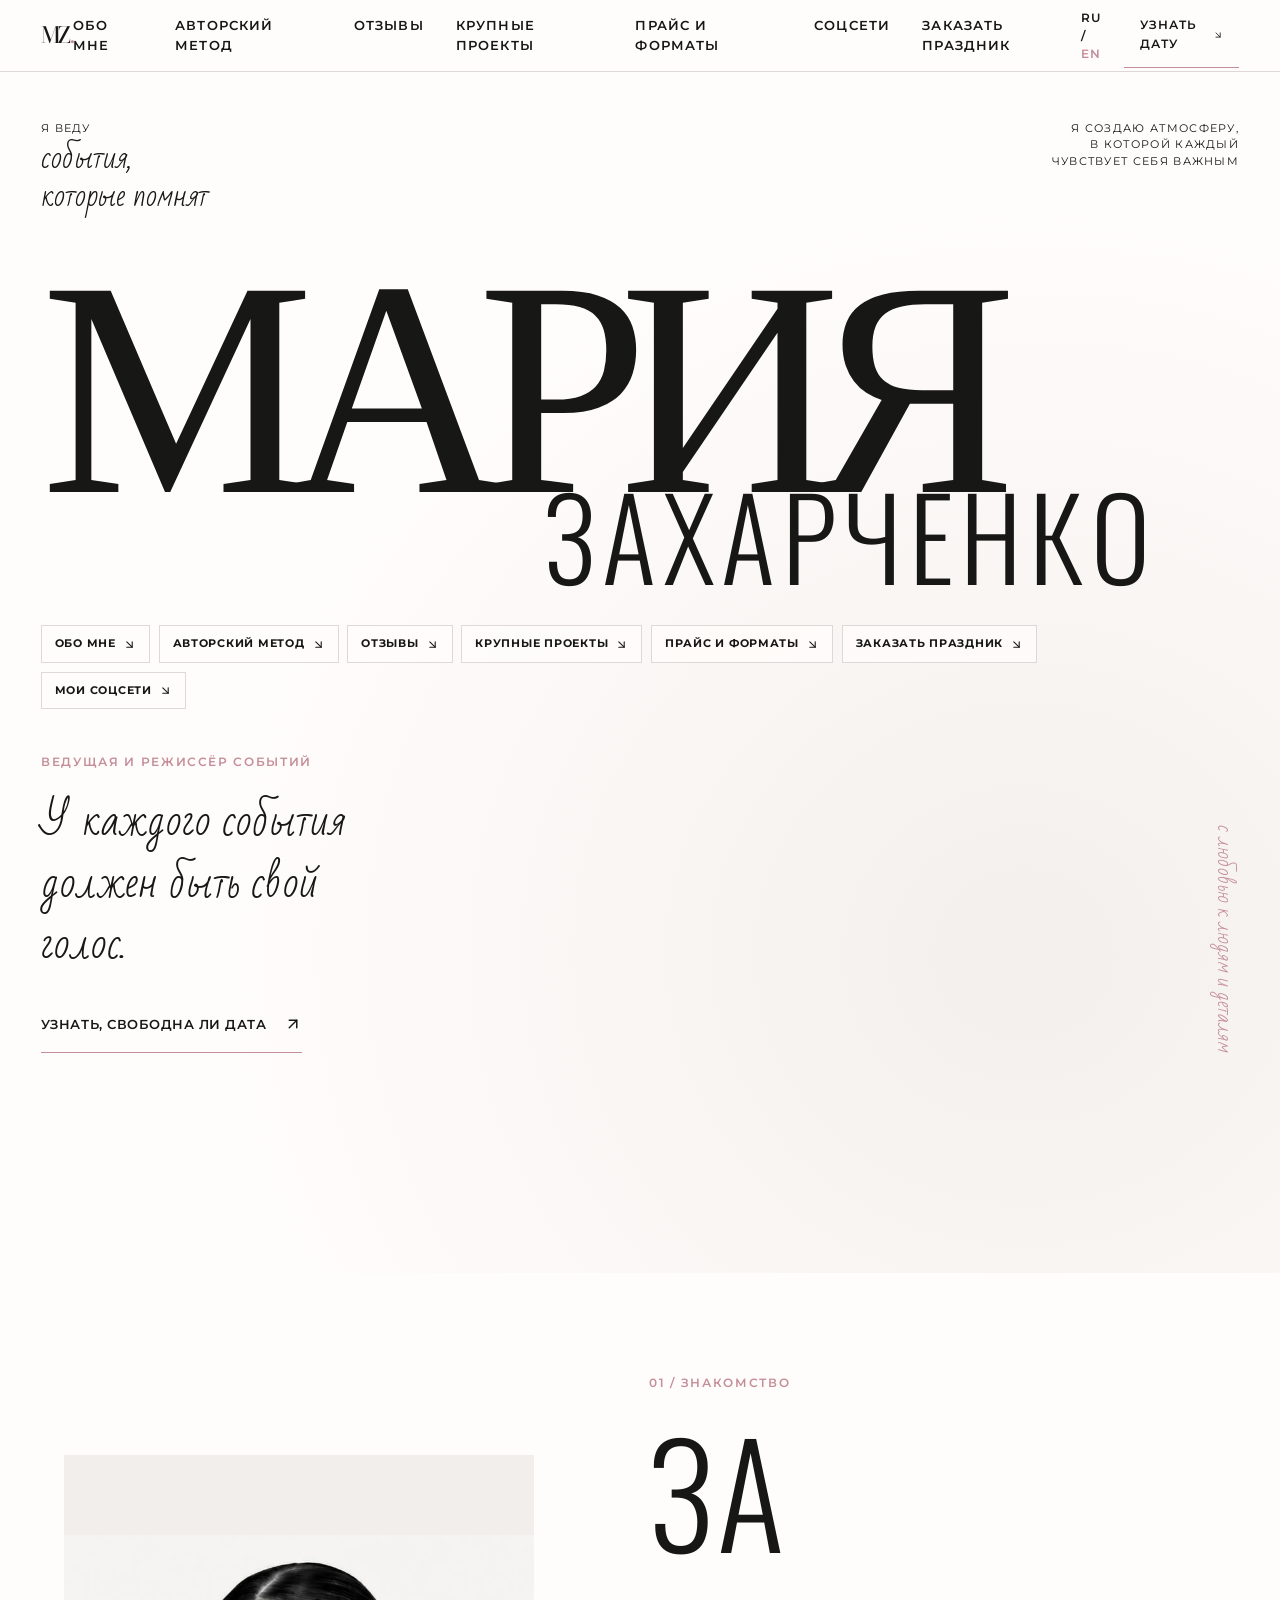
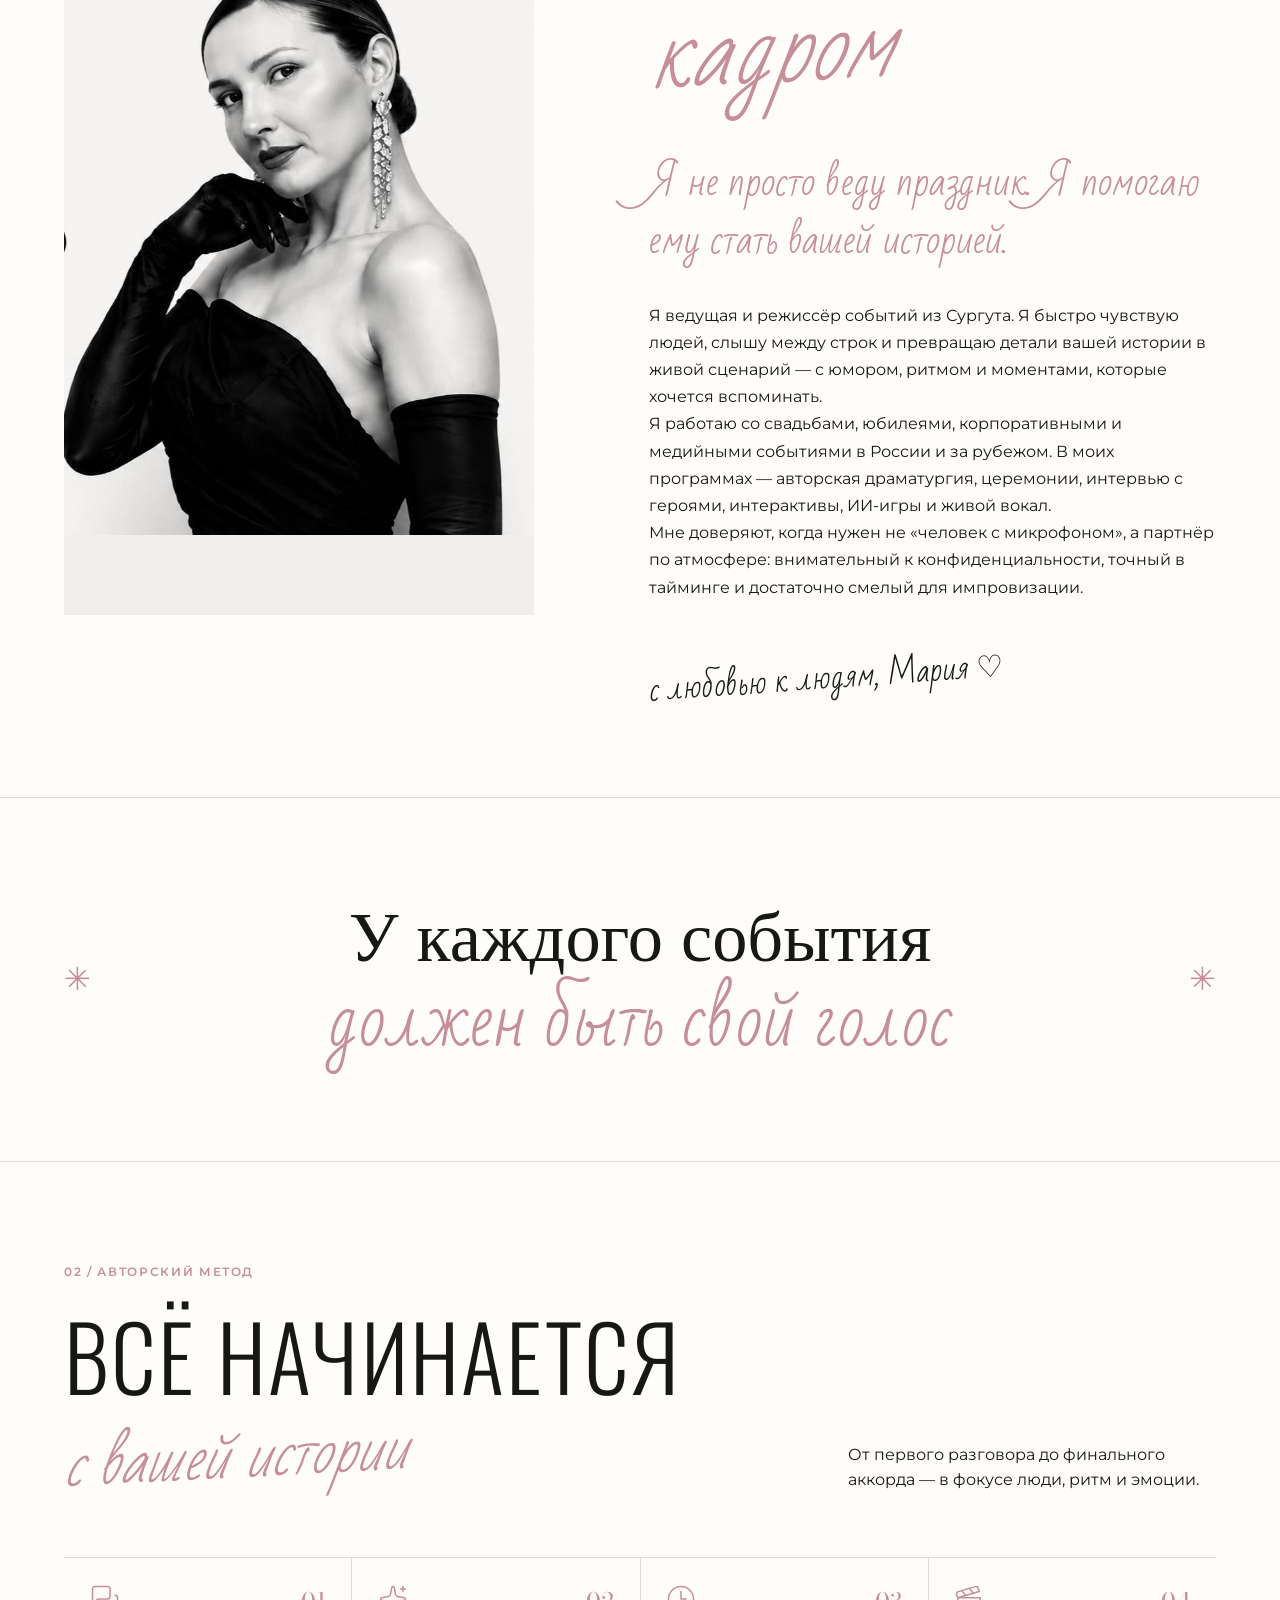
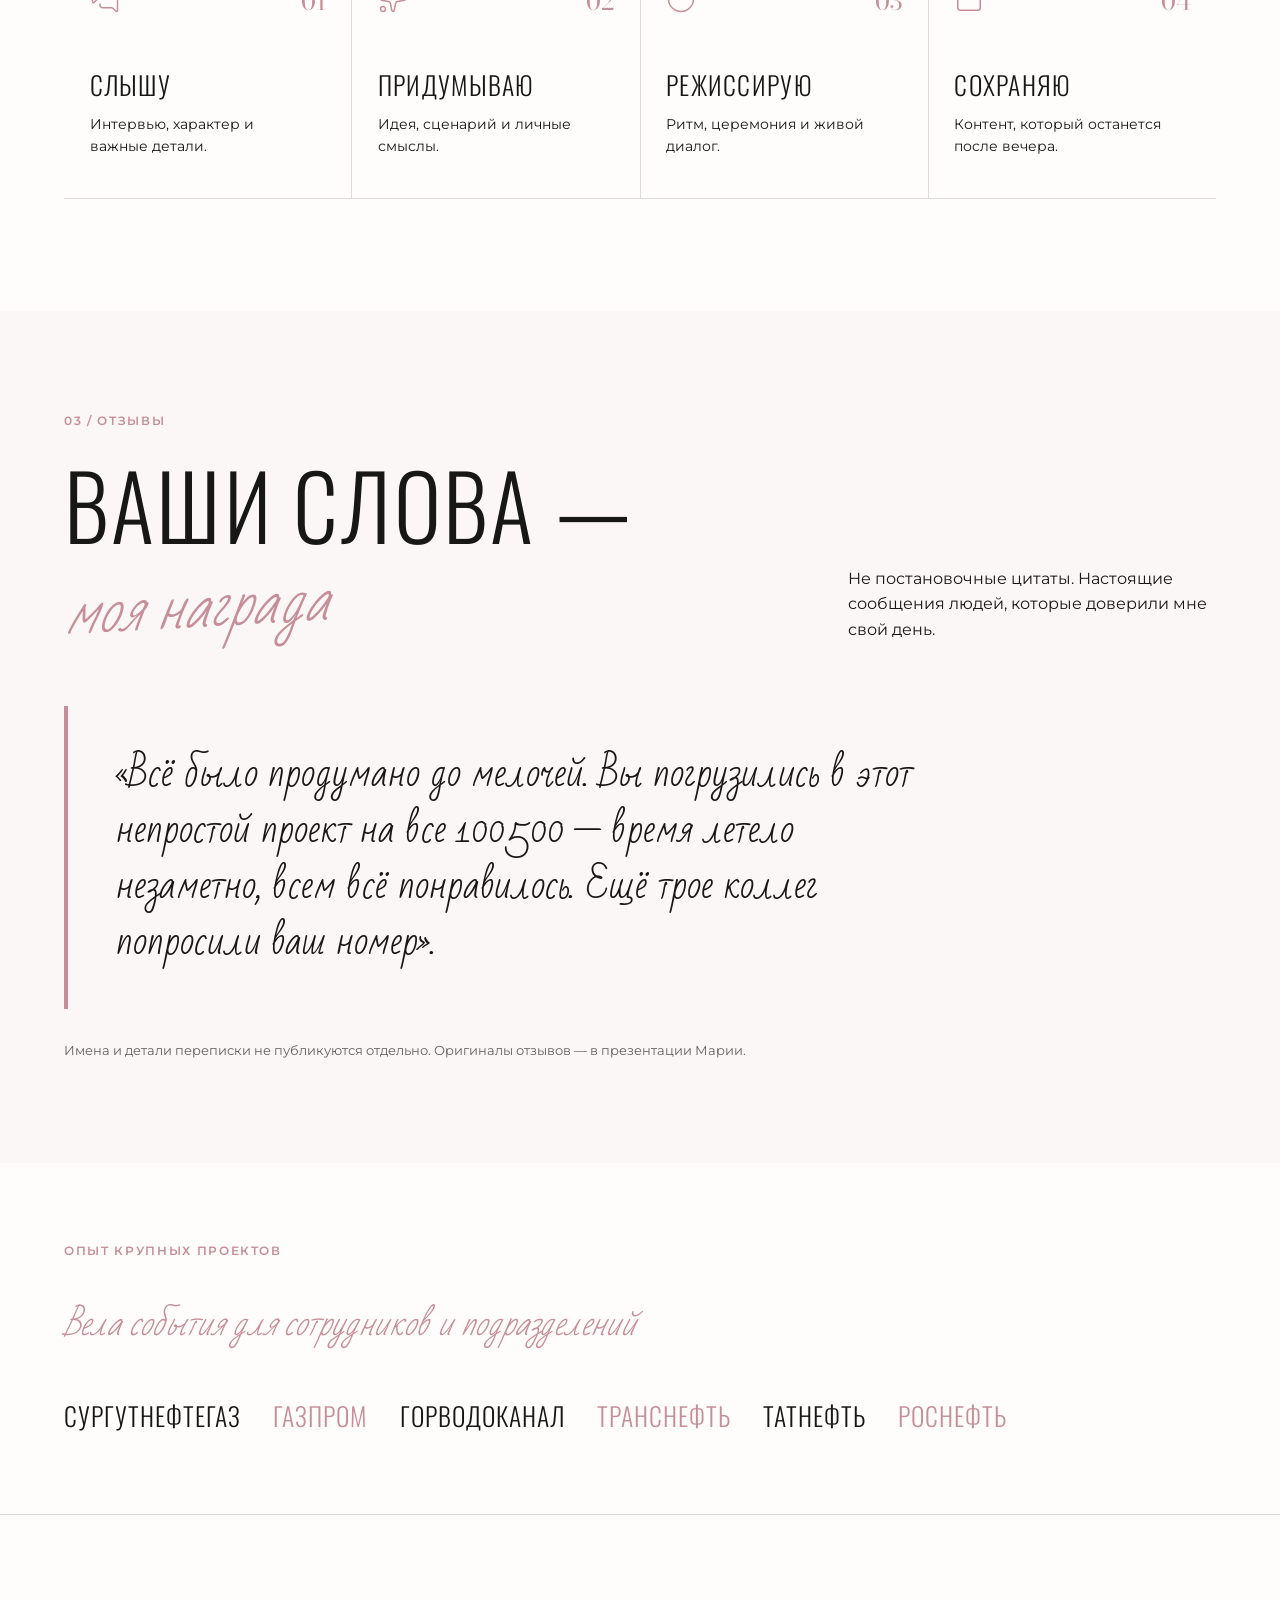
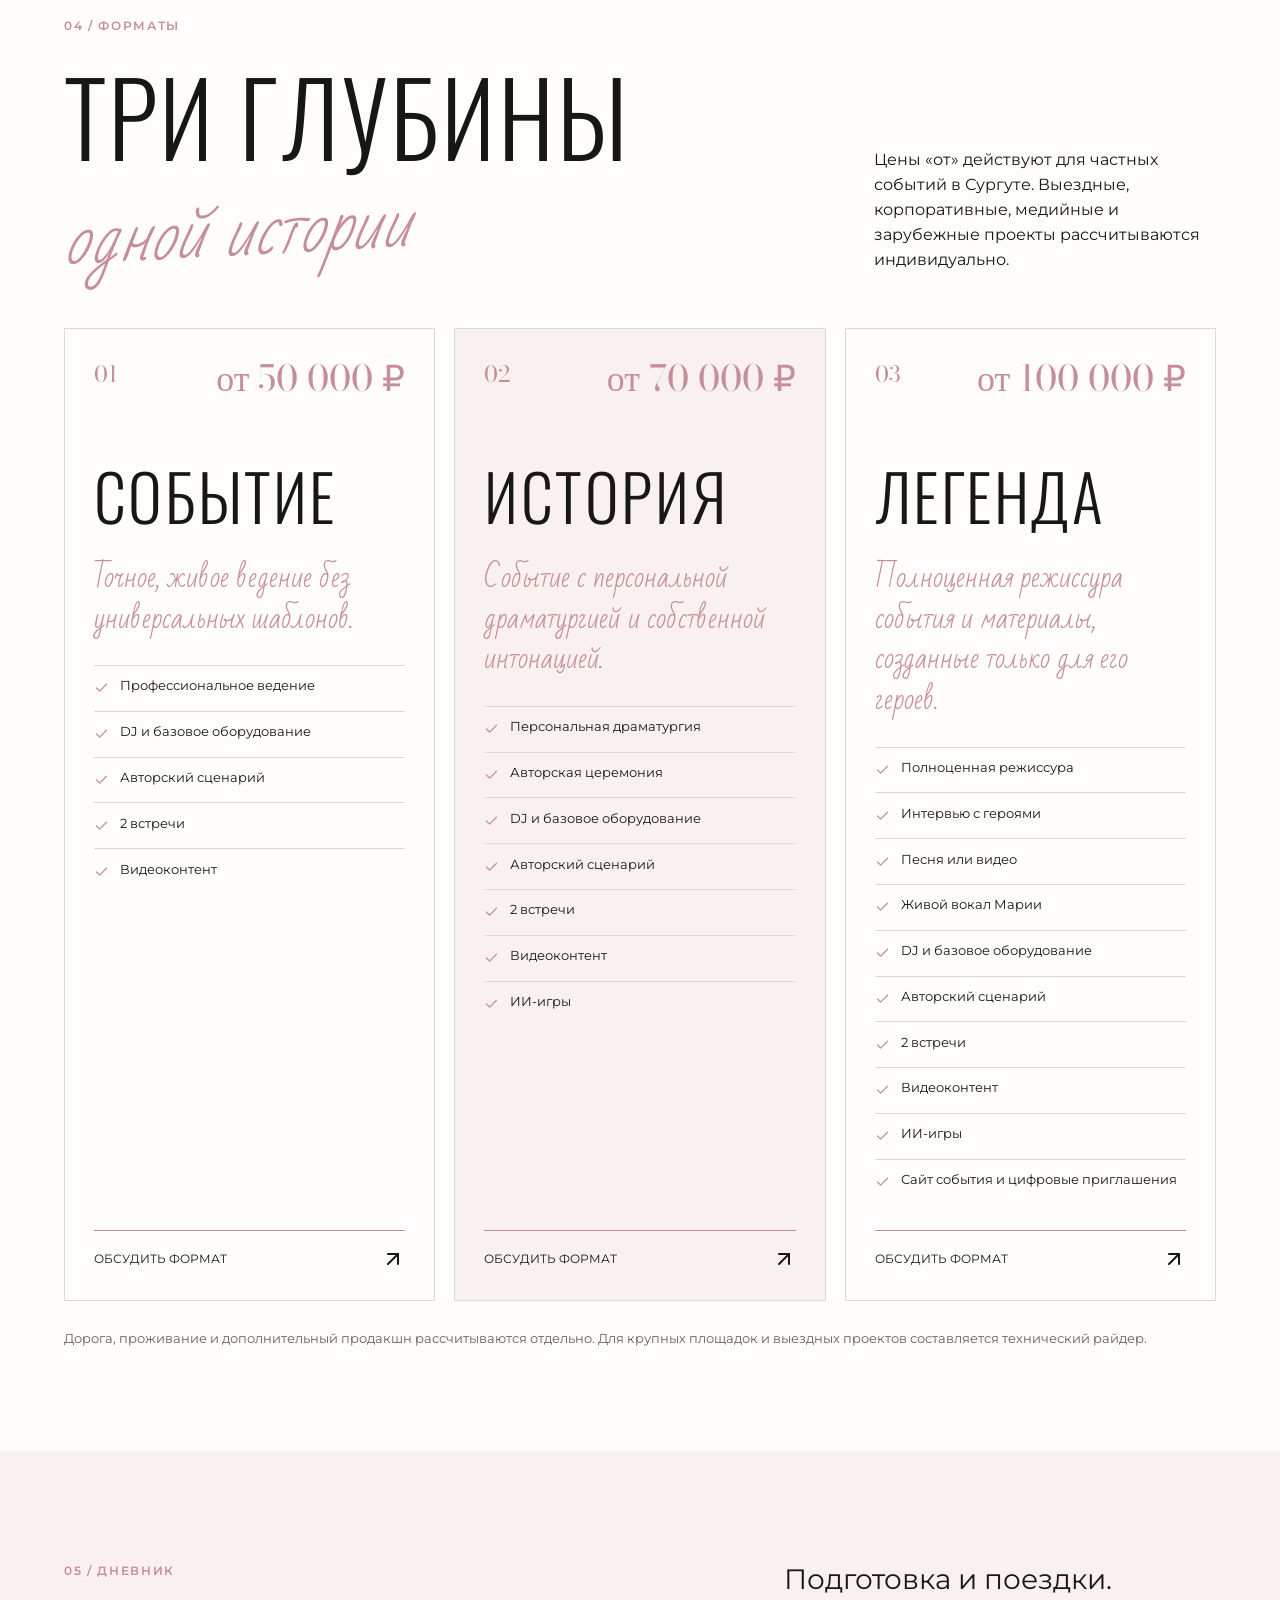
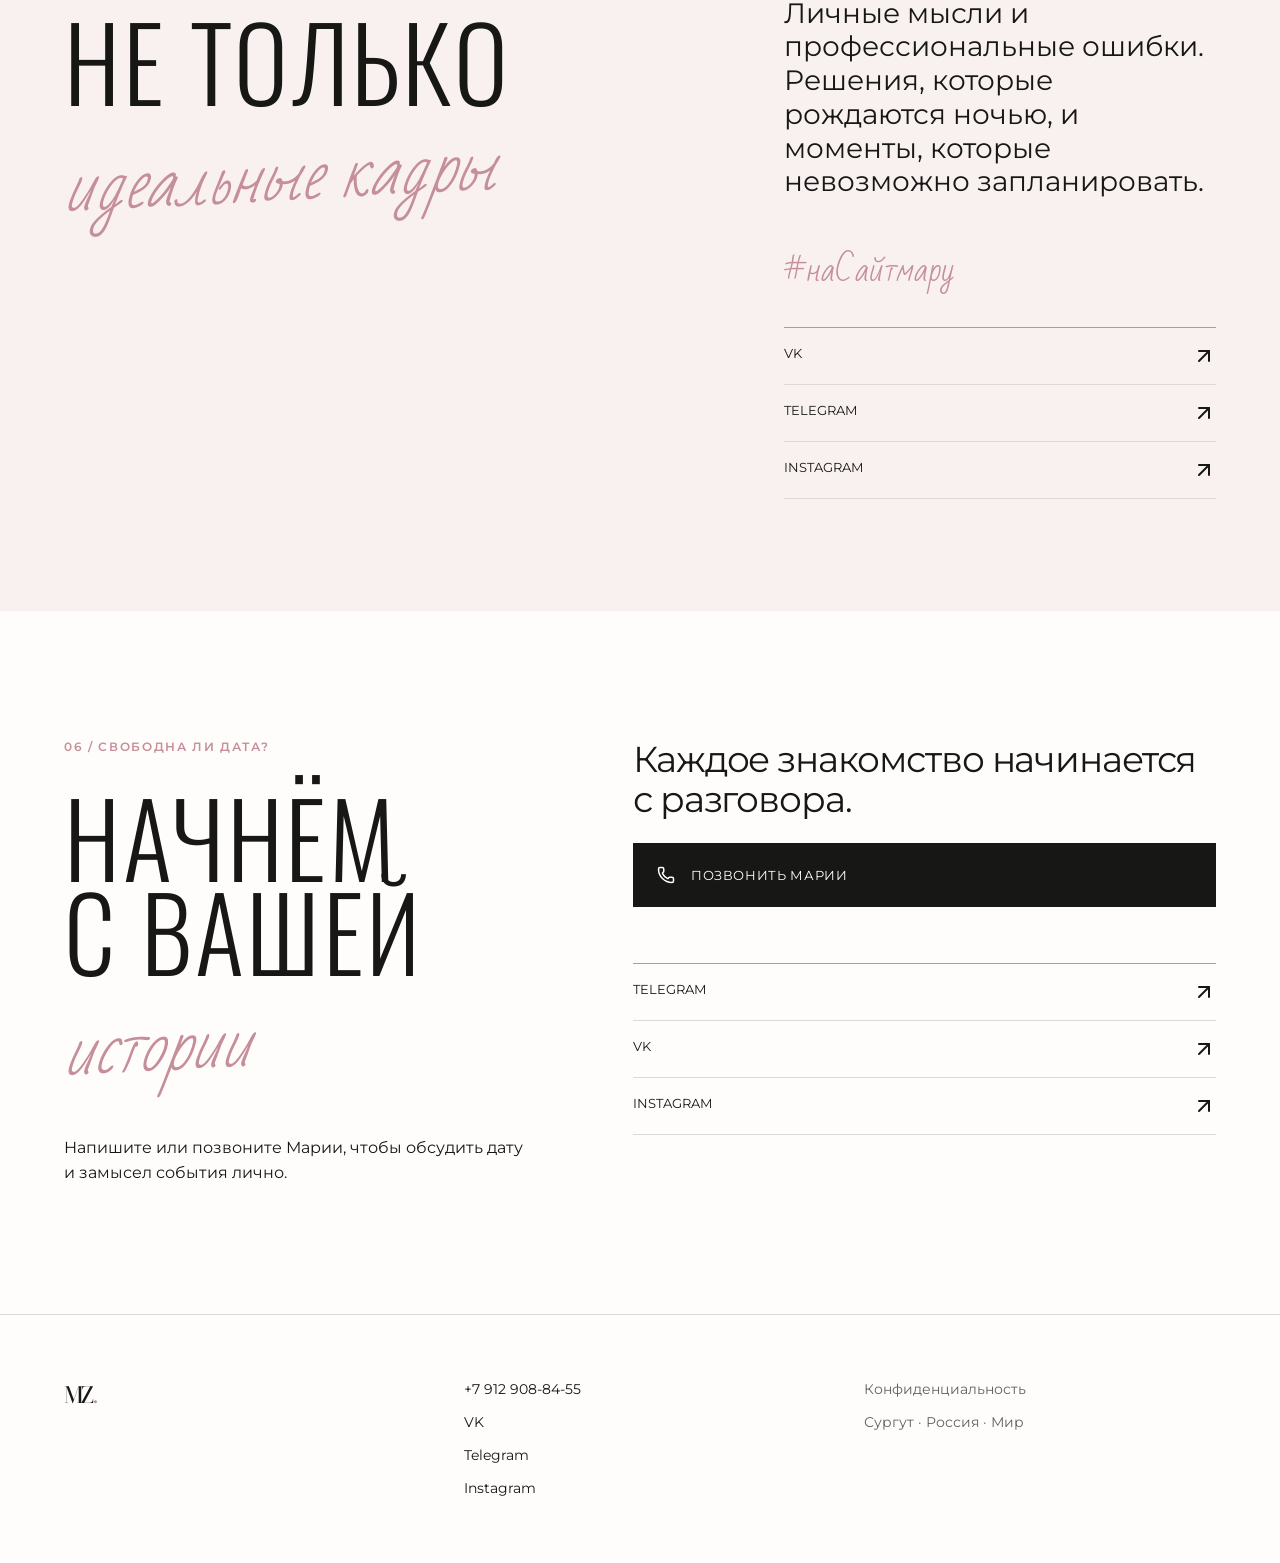
<file: index.html>
<!DOCTYPE html><html lang="ru"><head><meta charSet="utf-8"/><meta name="viewport" content="width=device-width, initial-scale=1"/><link rel="stylesheet" href="style.css"><title>Мария Захарченко — ведущая и режиссёр событий</title><meta name="description" content="Авторские свадьбы, юбилеи, корпоративные и частные события в Сургуте, по России и за рубежом."/><meta property="og:title" content="Мария Захарченко — ведущая и режиссёр событий"/><meta property="og:description" content="У каждого события должен быть свой голос."/><meta property="og:site_name" content="Мария Захарченко"/><meta property="og:type" content="website"/><meta property="og:locale" content="ru_RU"/><meta name="twitter:card" content="summary"/><meta name="twitter:title" content="Мария Захарченко — ведущая и режиссёр событий"/><meta name="twitter:description" content="У каждого события должен быть свой голос."/><link rel="shortcut icon" href="favicon.svg"/><link rel="icon" href="favicon.svg"/>
<link rel="canonical" href="https://FedMaria086-bit.github.io/maria-zakharchenko-site/index.html"></head><body class="antialiased"><main><header class="site-header"><a class="wordmark" href="#top" aria-label="Мария Захарченко, на главную">MZ<span>.</span></a><nav class="nav" aria-label="Основная навигация"><a href="#profile">Обо мне</a><a href="#method">Авторский метод</a><a href="#reviews">Отзывы</a><a href="#clients">Крупные проекты</a><a href="#packages">Прайс и форматы</a><a href="#diary">Соцсети</a><a href="#contact">Заказать праздник</a></nav><div class="header-actions"><a href="en.html" class="lang">RU / <span>EN</span></a><a class="header-cta" href="#contact">Узнать дату <svg xmlns="http://www.w3.org/2000/svg" width="24" height="24" viewBox="0 0 24 24" fill="none" stroke="currentColor" stroke-width="2" stroke-linecap="round" stroke-linejoin="round" class="lucide lucide-arrow-down-right" aria-hidden="true"><path d="m7 7 10 10"></path><path d="M17 7v10H7"></path></svg></a><button class="menu-button" aria-expanded="false" aria-label="Открыть меню">≡</button></div></header><section id="top" class="editorial-hero"><div class="editorial-hero-top"><p>Я ВЕДУ<br/><span>события,<br/>которые помнят</span></p><p>Я СОЗДАЮ АТМОСФЕРУ,<br/>В КОТОРОЙ КАЖДЫЙ<br/>ЧУВСТВУЕТ СЕБЯ ВАЖНЫМ</p></div><div class="editorial-hero-title"><h1>МАРИЯ</h1><strong>ЗАХАРЧЕНКО</strong></div><nav class="hero-section-nav" aria-label="Разделы сайта"><a href="#profile">Обо мне <svg xmlns="http://www.w3.org/2000/svg" width="24" height="24" viewBox="0 0 24 24" fill="none" stroke="currentColor" stroke-width="2" stroke-linecap="round" stroke-linejoin="round" class="lucide lucide-arrow-down-right" aria-hidden="true"><path d="m7 7 10 10"></path><path d="M17 7v10H7"></path></svg></a><a href="#method">Авторский метод <svg xmlns="http://www.w3.org/2000/svg" width="24" height="24" viewBox="0 0 24 24" fill="none" stroke="currentColor" stroke-width="2" stroke-linecap="round" stroke-linejoin="round" class="lucide lucide-arrow-down-right" aria-hidden="true"><path d="m7 7 10 10"></path><path d="M17 7v10H7"></path></svg></a><a href="#reviews">Отзывы <svg xmlns="http://www.w3.org/2000/svg" width="24" height="24" viewBox="0 0 24 24" fill="none" stroke="currentColor" stroke-width="2" stroke-linecap="round" stroke-linejoin="round" class="lucide lucide-arrow-down-right" aria-hidden="true"><path d="m7 7 10 10"></path><path d="M17 7v10H7"></path></svg></a><a href="#clients">Крупные проекты <svg xmlns="http://www.w3.org/2000/svg" width="24" height="24" viewBox="0 0 24 24" fill="none" stroke="currentColor" stroke-width="2" stroke-linecap="round" stroke-linejoin="round" class="lucide lucide-arrow-down-right" aria-hidden="true"><path d="m7 7 10 10"></path><path d="M17 7v10H7"></path></svg></a><a href="#packages">Прайс и форматы <svg xmlns="http://www.w3.org/2000/svg" width="24" height="24" viewBox="0 0 24 24" fill="none" stroke="currentColor" stroke-width="2" stroke-linecap="round" stroke-linejoin="round" class="lucide lucide-arrow-down-right" aria-hidden="true"><path d="m7 7 10 10"></path><path d="M17 7v10H7"></path></svg></a><a href="#contact">Заказать праздник <svg xmlns="http://www.w3.org/2000/svg" width="24" height="24" viewBox="0 0 24 24" fill="none" stroke="currentColor" stroke-width="2" stroke-linecap="round" stroke-linejoin="round" class="lucide lucide-arrow-down-right" aria-hidden="true"><path d="m7 7 10 10"></path><path d="M17 7v10H7"></path></svg></a><a href="#diary">Мои соцсети <svg xmlns="http://www.w3.org/2000/svg" width="24" height="24" viewBox="0 0 24 24" fill="none" stroke="currentColor" stroke-width="2" stroke-linecap="round" stroke-linejoin="round" class="lucide lucide-arrow-down-right" aria-hidden="true"><path d="m7 7 10 10"></path><path d="M17 7v10H7"></path></svg></a></nav><div class="editorial-hero-bottom"><div><p class="eyebrow">Ведущая и режиссёр событий</p><p class="editorial-hero-copy">У каждого события<br/>должен быть свой голос.</p><a class="editorial-link" href="#contact">Узнать, свободна ли дата <svg xmlns="http://www.w3.org/2000/svg" width="24" height="24" viewBox="0 0 24 24" fill="none" stroke="currentColor" stroke-width="2" stroke-linecap="round" stroke-linejoin="round" class="lucide lucide-arrow-up-right" aria-hidden="true"><path d="M7 7h10v10"></path><path d="M7 17 17 7"></path></svg></a></div><p class="editorial-side-note">с любовью к людям и деталям</p></div></section><section id="profile" class="section editorial-profile"><div class="profile-visual"><img src="maria-portrait.jpg" alt="Я — Мария Захарченко, ведущая и режиссёр событий" width="736" height="960" loading="lazy" decoding="async"/></div><div class="profile-story"><p class="eyebrow">01 / Знакомство</p><h2>ЗА<br/><em>кадром</em></h2><p class="large-copy">Я не просто веду праздник. Я помогаю ему стать вашей историей.</p><p>Я ведущая и режиссёр событий из Сургута. Я быстро чувствую людей, слышу между строк и превращаю детали вашей истории в живой сценарий — с юмором, ритмом и моментами, которые хочется вспоминать.</p><p>Я работаю со свадьбами, юбилеями, корпоративными и медийными событиями в России и за рубежом. В моих программах — авторская драматургия, церемонии, интервью с героями, интерактивы, ИИ-игры и живой вокал.</p><p>Мне доверяют, когда нужен не «человек с микрофоном», а партнёр по атмосфере: внимательный к конфиденциальности, точный в тайминге и достаточно смелый для импровизации.</p><div class="profile-signature">с любовью к людям, Мария ♡</div></div></section><section class="editorial-manifesto"><span>✳</span><p>У каждого события<br/><em>должен быть свой голос</em></p><span>✳</span></section><section id="method" class="section method-section"><div class="section-head"><div><p class="eyebrow">02 / Авторский метод</p><h2>Всё начинается<br/><em>с вашей истории</em></h2></div><p>От первого разговора до финального аккорда — в фокусе люди, ритм и эмоции.</p></div><div class="method-grid"><article><svg xmlns="http://www.w3.org/2000/svg" width="24" height="24" viewBox="0 0 24 24" fill="none" stroke="currentColor" stroke-width="2" stroke-linecap="round" stroke-linejoin="round" class="lucide lucide-messages-square" aria-hidden="true"><path d="M16 10a2 2 0 0 1-2 2H6.828a2 2 0 0 0-1.414.586l-2.202 2.202A.71.71 0 0 1 2 14.286V4a2 2 0 0 1 2-2h10a2 2 0 0 1 2 2z"></path><path d="M20 9a2 2 0 0 1 2 2v10.286a.71.71 0 0 1-1.212.502l-2.202-2.202A2 2 0 0 0 17.172 19H10a2 2 0 0 1-2-2v-1"></path></svg><span>01</span><h3>Слышу</h3><p>Интервью, характер и важные детали.</p></article><article><svg xmlns="http://www.w3.org/2000/svg" width="24" height="24" viewBox="0 0 24 24" fill="none" stroke="currentColor" stroke-width="2" stroke-linecap="round" stroke-linejoin="round" class="lucide lucide-sparkles lucide-stars" aria-hidden="true"><path d="M11.017 2.814a1 1 0 0 1 1.966 0l1.051 5.558a2 2 0 0 0 1.594 1.594l5.558 1.051a1 1 0 0 1 0 1.966l-5.558 1.051a2 2 0 0 0-1.594 1.594l-1.051 5.558a1 1 0 0 1-1.966 0l-1.051-5.558a2 2 0 0 0-1.594-1.594l-5.558-1.051a1 1 0 0 1 0-1.966l5.558-1.051a2 2 0 0 0 1.594-1.594z"></path><path d="M20 2v4"></path><path d="M22 4h-4"></path><circle cx="4" cy="20" r="2"></circle></svg><span>02</span><h3>Придумываю</h3><p>Идея, сценарий и личные смыслы.</p></article><article><svg xmlns="http://www.w3.org/2000/svg" width="24" height="24" viewBox="0 0 24 24" fill="none" stroke="currentColor" stroke-width="2" stroke-linecap="round" stroke-linejoin="round" class="lucide lucide-clock-3" aria-hidden="true"><circle cx="12" cy="12" r="10"></circle><path d="M12 6v6h4"></path></svg><span>03</span><h3>Режиссирую</h3><p>Ритм, церемония и живой диалог.</p></article><article><svg xmlns="http://www.w3.org/2000/svg" width="24" height="24" viewBox="0 0 24 24" fill="none" stroke="currentColor" stroke-width="2" stroke-linecap="round" stroke-linejoin="round" class="lucide lucide-clapperboard" aria-hidden="true"><path d="m12.296 3.464 3.02 3.956"></path><path d="M20.2 6 3 11l-.9-2.4c-.3-1.1.3-2.2 1.3-2.5l13.5-4c1.1-.3 2.2.3 2.5 1.3z"></path><path d="M3 11h18v8a2 2 0 0 1-2 2H5a2 2 0 0 1-2-2z"></path><path d="m6.18 5.276 3.1 3.899"></path></svg><span>04</span><h3>Сохраняю</h3><p>Контент, который останется после вечера.</p></article></div></section><section id="reviews" class="section reviews-section"><div class="section-head"><div><p class="eyebrow">03 / Отзывы</p><h2>ВАШИ СЛОВА —<br/><em>моя награда</em></h2></div><p>Не постановочные цитаты. Настоящие сообщения людей, которые доверили мне свой день.</p></div><blockquote class="review-quote">«Всё было продумано до мелочей. Вы погрузились в этот непростой проект на все 100500 — время летело незаметно, всем всё понравилось. Ещё трое коллег попросили ваш номер».</blockquote><p class="review-note">Имена и детали переписки не публикуются отдельно. Оригиналы отзывов — в презентации Марии.</p></section><section id="clients" class="clients"><p class="eyebrow">Опыт крупных проектов</p><p>Вела события для сотрудников и подразделений</p><div class="client-names"><span>Сургутнефтегаз</span><span>Газпром</span><span>Горводоканал</span><span>Транснефть</span><span>Татнефть</span><span>Роснефть</span></div></section><section id="packages" class="section packages-section"><div class="packages-heading"><div><p class="eyebrow">04 / Форматы</p><h2>Три глубины<br/><em>одной истории</em></h2></div><p>Цены «от» действуют для частных событий в Сургуте. Выездные, корпоративные, медийные и зарубежные проекты рассчитываются индивидуально.</p></div><div class="package-grid"><article class="package-card"><div class="package-top"><span>01</span><span>от 50 000 ₽</span></div><h3>Событие</h3><p class="package-lead">Точное, живое ведение без универсальных шаблонов.</p><ul><li><svg xmlns="http://www.w3.org/2000/svg" width="24" height="24" viewBox="0 0 24 24" fill="none" stroke="currentColor" stroke-width="2" stroke-linecap="round" stroke-linejoin="round" class="lucide lucide-check" aria-hidden="true"><path d="M20 6 9 17l-5-5"></path></svg>Профессиональное ведение</li><li><svg xmlns="http://www.w3.org/2000/svg" width="24" height="24" viewBox="0 0 24 24" fill="none" stroke="currentColor" stroke-width="2" stroke-linecap="round" stroke-linejoin="round" class="lucide lucide-check" aria-hidden="true"><path d="M20 6 9 17l-5-5"></path></svg>DJ и базовое оборудование</li><li><svg xmlns="http://www.w3.org/2000/svg" width="24" height="24" viewBox="0 0 24 24" fill="none" stroke="currentColor" stroke-width="2" stroke-linecap="round" stroke-linejoin="round" class="lucide lucide-check" aria-hidden="true"><path d="M20 6 9 17l-5-5"></path></svg>Авторский сценарий</li><li><svg xmlns="http://www.w3.org/2000/svg" width="24" height="24" viewBox="0 0 24 24" fill="none" stroke="currentColor" stroke-width="2" stroke-linecap="round" stroke-linejoin="round" class="lucide lucide-check" aria-hidden="true"><path d="M20 6 9 17l-5-5"></path></svg>2 встречи</li><li><svg xmlns="http://www.w3.org/2000/svg" width="24" height="24" viewBox="0 0 24 24" fill="none" stroke="currentColor" stroke-width="2" stroke-linecap="round" stroke-linejoin="round" class="lucide lucide-check" aria-hidden="true"><path d="M20 6 9 17l-5-5"></path></svg>Видеоконтент</li></ul><a href="#contact">Обсудить формат <svg xmlns="http://www.w3.org/2000/svg" width="24" height="24" viewBox="0 0 24 24" fill="none" stroke="currentColor" stroke-width="2" stroke-linecap="round" stroke-linejoin="round" class="lucide lucide-arrow-up-right" aria-hidden="true"><path d="M7 7h10v10"></path><path d="M7 17 17 7"></path></svg></a></article><article class="package-card"><div class="package-top"><span>02</span><span>от 70 000 ₽</span></div><h3>История</h3><p class="package-lead">Событие с персональной драматургией и собственной интонацией.</p><ul><li><svg xmlns="http://www.w3.org/2000/svg" width="24" height="24" viewBox="0 0 24 24" fill="none" stroke="currentColor" stroke-width="2" stroke-linecap="round" stroke-linejoin="round" class="lucide lucide-check" aria-hidden="true"><path d="M20 6 9 17l-5-5"></path></svg>Персональная драматургия</li><li><svg xmlns="http://www.w3.org/2000/svg" width="24" height="24" viewBox="0 0 24 24" fill="none" stroke="currentColor" stroke-width="2" stroke-linecap="round" stroke-linejoin="round" class="lucide lucide-check" aria-hidden="true"><path d="M20 6 9 17l-5-5"></path></svg>Авторская церемония</li><li><svg xmlns="http://www.w3.org/2000/svg" width="24" height="24" viewBox="0 0 24 24" fill="none" stroke="currentColor" stroke-width="2" stroke-linecap="round" stroke-linejoin="round" class="lucide lucide-check" aria-hidden="true"><path d="M20 6 9 17l-5-5"></path></svg>DJ и базовое оборудование</li><li><svg xmlns="http://www.w3.org/2000/svg" width="24" height="24" viewBox="0 0 24 24" fill="none" stroke="currentColor" stroke-width="2" stroke-linecap="round" stroke-linejoin="round" class="lucide lucide-check" aria-hidden="true"><path d="M20 6 9 17l-5-5"></path></svg>Авторский сценарий</li><li><svg xmlns="http://www.w3.org/2000/svg" width="24" height="24" viewBox="0 0 24 24" fill="none" stroke="currentColor" stroke-width="2" stroke-linecap="round" stroke-linejoin="round" class="lucide lucide-check" aria-hidden="true"><path d="M20 6 9 17l-5-5"></path></svg>2 встречи</li><li><svg xmlns="http://www.w3.org/2000/svg" width="24" height="24" viewBox="0 0 24 24" fill="none" stroke="currentColor" stroke-width="2" stroke-linecap="round" stroke-linejoin="round" class="lucide lucide-check" aria-hidden="true"><path d="M20 6 9 17l-5-5"></path></svg>Видеоконтент</li><li><svg xmlns="http://www.w3.org/2000/svg" width="24" height="24" viewBox="0 0 24 24" fill="none" stroke="currentColor" stroke-width="2" stroke-linecap="round" stroke-linejoin="round" class="lucide lucide-check" aria-hidden="true"><path d="M20 6 9 17l-5-5"></path></svg>ИИ-игры</li></ul><a href="#contact">Обсудить формат <svg xmlns="http://www.w3.org/2000/svg" width="24" height="24" viewBox="0 0 24 24" fill="none" stroke="currentColor" stroke-width="2" stroke-linecap="round" stroke-linejoin="round" class="lucide lucide-arrow-up-right" aria-hidden="true"><path d="M7 7h10v10"></path><path d="M7 17 17 7"></path></svg></a></article><article class="package-card"><div class="package-top"><span>03</span><span>от 100 000 ₽</span></div><h3>Легенда</h3><p class="package-lead">Полноценная режиссура события и материалы, созданные только для его героев.</p><ul><li><svg xmlns="http://www.w3.org/2000/svg" width="24" height="24" viewBox="0 0 24 24" fill="none" stroke="currentColor" stroke-width="2" stroke-linecap="round" stroke-linejoin="round" class="lucide lucide-check" aria-hidden="true"><path d="M20 6 9 17l-5-5"></path></svg>Полноценная режиссура</li><li><svg xmlns="http://www.w3.org/2000/svg" width="24" height="24" viewBox="0 0 24 24" fill="none" stroke="currentColor" stroke-width="2" stroke-linecap="round" stroke-linejoin="round" class="lucide lucide-check" aria-hidden="true"><path d="M20 6 9 17l-5-5"></path></svg>Интервью с героями</li><li><svg xmlns="http://www.w3.org/2000/svg" width="24" height="24" viewBox="0 0 24 24" fill="none" stroke="currentColor" stroke-width="2" stroke-linecap="round" stroke-linejoin="round" class="lucide lucide-check" aria-hidden="true"><path d="M20 6 9 17l-5-5"></path></svg>Песня или видео</li><li><svg xmlns="http://www.w3.org/2000/svg" width="24" height="24" viewBox="0 0 24 24" fill="none" stroke="currentColor" stroke-width="2" stroke-linecap="round" stroke-linejoin="round" class="lucide lucide-check" aria-hidden="true"><path d="M20 6 9 17l-5-5"></path></svg>Живой вокал Марии</li><li><svg xmlns="http://www.w3.org/2000/svg" width="24" height="24" viewBox="0 0 24 24" fill="none" stroke="currentColor" stroke-width="2" stroke-linecap="round" stroke-linejoin="round" class="lucide lucide-check" aria-hidden="true"><path d="M20 6 9 17l-5-5"></path></svg>DJ и базовое оборудование</li><li><svg xmlns="http://www.w3.org/2000/svg" width="24" height="24" viewBox="0 0 24 24" fill="none" stroke="currentColor" stroke-width="2" stroke-linecap="round" stroke-linejoin="round" class="lucide lucide-check" aria-hidden="true"><path d="M20 6 9 17l-5-5"></path></svg>Авторский сценарий</li><li><svg xmlns="http://www.w3.org/2000/svg" width="24" height="24" viewBox="0 0 24 24" fill="none" stroke="currentColor" stroke-width="2" stroke-linecap="round" stroke-linejoin="round" class="lucide lucide-check" aria-hidden="true"><path d="M20 6 9 17l-5-5"></path></svg>2 встречи</li><li><svg xmlns="http://www.w3.org/2000/svg" width="24" height="24" viewBox="0 0 24 24" fill="none" stroke="currentColor" stroke-width="2" stroke-linecap="round" stroke-linejoin="round" class="lucide lucide-check" aria-hidden="true"><path d="M20 6 9 17l-5-5"></path></svg>Видеоконтент</li><li><svg xmlns="http://www.w3.org/2000/svg" width="24" height="24" viewBox="0 0 24 24" fill="none" stroke="currentColor" stroke-width="2" stroke-linecap="round" stroke-linejoin="round" class="lucide lucide-check" aria-hidden="true"><path d="M20 6 9 17l-5-5"></path></svg>ИИ-игры</li><li><svg xmlns="http://www.w3.org/2000/svg" width="24" height="24" viewBox="0 0 24 24" fill="none" stroke="currentColor" stroke-width="2" stroke-linecap="round" stroke-linejoin="round" class="lucide lucide-check" aria-hidden="true"><path d="M20 6 9 17l-5-5"></path></svg>Сайт события и цифровые приглашения</li></ul><a href="#contact">Обсудить формат <svg xmlns="http://www.w3.org/2000/svg" width="24" height="24" viewBox="0 0 24 24" fill="none" stroke="currentColor" stroke-width="2" stroke-linecap="round" stroke-linejoin="round" class="lucide lucide-arrow-up-right" aria-hidden="true"><path d="M7 7h10v10"></path><path d="M7 17 17 7"></path></svg></a></article></div><p class="price-note">Дорога, проживание и дополнительный продакшн рассчитываются отдельно. Для крупных площадок и выездных проектов составляется технический райдер.</p></section><section id="diary" class="diary pink-panel"><div><p class="eyebrow">05 / Дневник</p><h2>Не только<br/><em>идеальные кадры</em></h2></div><div><p>Подготовка и поездки. Личные мысли и профессиональные ошибки. Решения, которые рождаются ночью, и моменты, которые невозможно запланировать.</p><p class="hash">#наСайтмару</p><div class="social-links"><a href="https://vk.ru/maru_mamatrend" target="_blank" rel="noreferrer">VK <svg xmlns="http://www.w3.org/2000/svg" width="24" height="24" viewBox="0 0 24 24" fill="none" stroke="currentColor" stroke-width="2" stroke-linecap="round" stroke-linejoin="round" class="lucide lucide-arrow-up-right" aria-hidden="true"><path d="M7 7h10v10"></path><path d="M7 17 17 7"></path></svg></a><a href="https://t.me/mamablog86" target="_blank" rel="noreferrer">Telegram <svg xmlns="http://www.w3.org/2000/svg" width="24" height="24" viewBox="0 0 24 24" fill="none" stroke="currentColor" stroke-width="2" stroke-linecap="round" stroke-linejoin="round" class="lucide lucide-arrow-up-right" aria-hidden="true"><path d="M7 7h10v10"></path><path d="M7 17 17 7"></path></svg></a><a href="https://instagram.com/maru_mamatrend" target="_blank" rel="noreferrer">Instagram <svg xmlns="http://www.w3.org/2000/svg" width="24" height="24" viewBox="0 0 24 24" fill="none" stroke="currentColor" stroke-width="2" stroke-linecap="round" stroke-linejoin="round" class="lucide lucide-arrow-up-right" aria-hidden="true"><path d="M7 7h10v10"></path><path d="M7 17 17 7"></path></svg></a></div></div></section><section id="contact" class="contact-section"><div class="contact-intro"><p class="eyebrow">06 / Свободна ли дата?</p><h2>Начнём<br/>с вашей<br/><em>истории</em></h2><p>Напишите или позвоните Марии, чтобы обсудить дату и замысел события лично.</p></div><div class="inquiry-form"><p class="large-copy">Каждое знакомство начинается с разговора.</p><a class="submit-button contact-direct" href="tel:+79129088455"><svg xmlns="http://www.w3.org/2000/svg" width="24" height="24" viewBox="0 0 24 24" fill="none" stroke="currentColor" stroke-width="2" stroke-linecap="round" stroke-linejoin="round" class="lucide lucide-phone" aria-hidden="true"><path d="M13.832 16.568a1 1 0 0 0 1.213-.303l.355-.465A2 2 0 0 1 17 15h3a2 2 0 0 1 2 2v3a2 2 0 0 1-2 2A18 18 0 0 1 2 4a2 2 0 0 1 2-2h3a2 2 0 0 1 2 2v3a2 2 0 0 1-.8 1.6l-.468.351a1 1 0 0 0-.292 1.233 14 14 0 0 0 6.392 6.384"></path></svg> Позвонить Марии</a><div class="social-links"><a href="https://t.me/mamablog86">Telegram <svg xmlns="http://www.w3.org/2000/svg" width="24" height="24" viewBox="0 0 24 24" fill="none" stroke="currentColor" stroke-width="2" stroke-linecap="round" stroke-linejoin="round" class="lucide lucide-arrow-up-right" aria-hidden="true"><path d="M7 7h10v10"></path><path d="M7 17 17 7"></path></svg></a><a href="https://vk.me/maru_mamatrend">VK <svg xmlns="http://www.w3.org/2000/svg" width="24" height="24" viewBox="0 0 24 24" fill="none" stroke="currentColor" stroke-width="2" stroke-linecap="round" stroke-linejoin="round" class="lucide lucide-arrow-up-right" aria-hidden="true"><path d="M7 7h10v10"></path><path d="M7 17 17 7"></path></svg></a><a href="https://instagram.com/maru_mamatrend">Instagram <svg xmlns="http://www.w3.org/2000/svg" width="24" height="24" viewBox="0 0 24 24" fill="none" stroke="currentColor" stroke-width="2" stroke-linecap="round" stroke-linejoin="round" class="lucide lucide-arrow-up-right" aria-hidden="true"><path d="M7 7h10v10"></path><path d="M7 17 17 7"></path></svg></a></div></div></section><footer class="footer"><a class="wordmark" href="#top">MZ<span>.</span></a><div><a href="tel:+79129088455">+7 912 908-84-55</a><a href="https://vk.ru/maru_mamatrend">VK</a><a href="https://t.me/mamablog86">Telegram</a><a href="https://instagram.com/maru_mamatrend">Instagram</a></div><div><a href="privacy.html">Конфиденциальность</a><span>Сургут · Россия · Мир</span></div></footer></main><script>const menu=document.querySelector('.menu-button');const nav=document.querySelector('.nav');menu?.addEventListener('click',()=>{const open=nav.classList.toggle('open');menu.setAttribute('aria-expanded',String(open));menu.textContent=open?'×':'≡'});nav?.addEventListener('click',(event)=>{if(event.target.closest('a')){nav.classList.remove('open');menu?.setAttribute('aria-expanded','false');if(menu)menu.textContent='≡'}});</script></body></html>
</file>
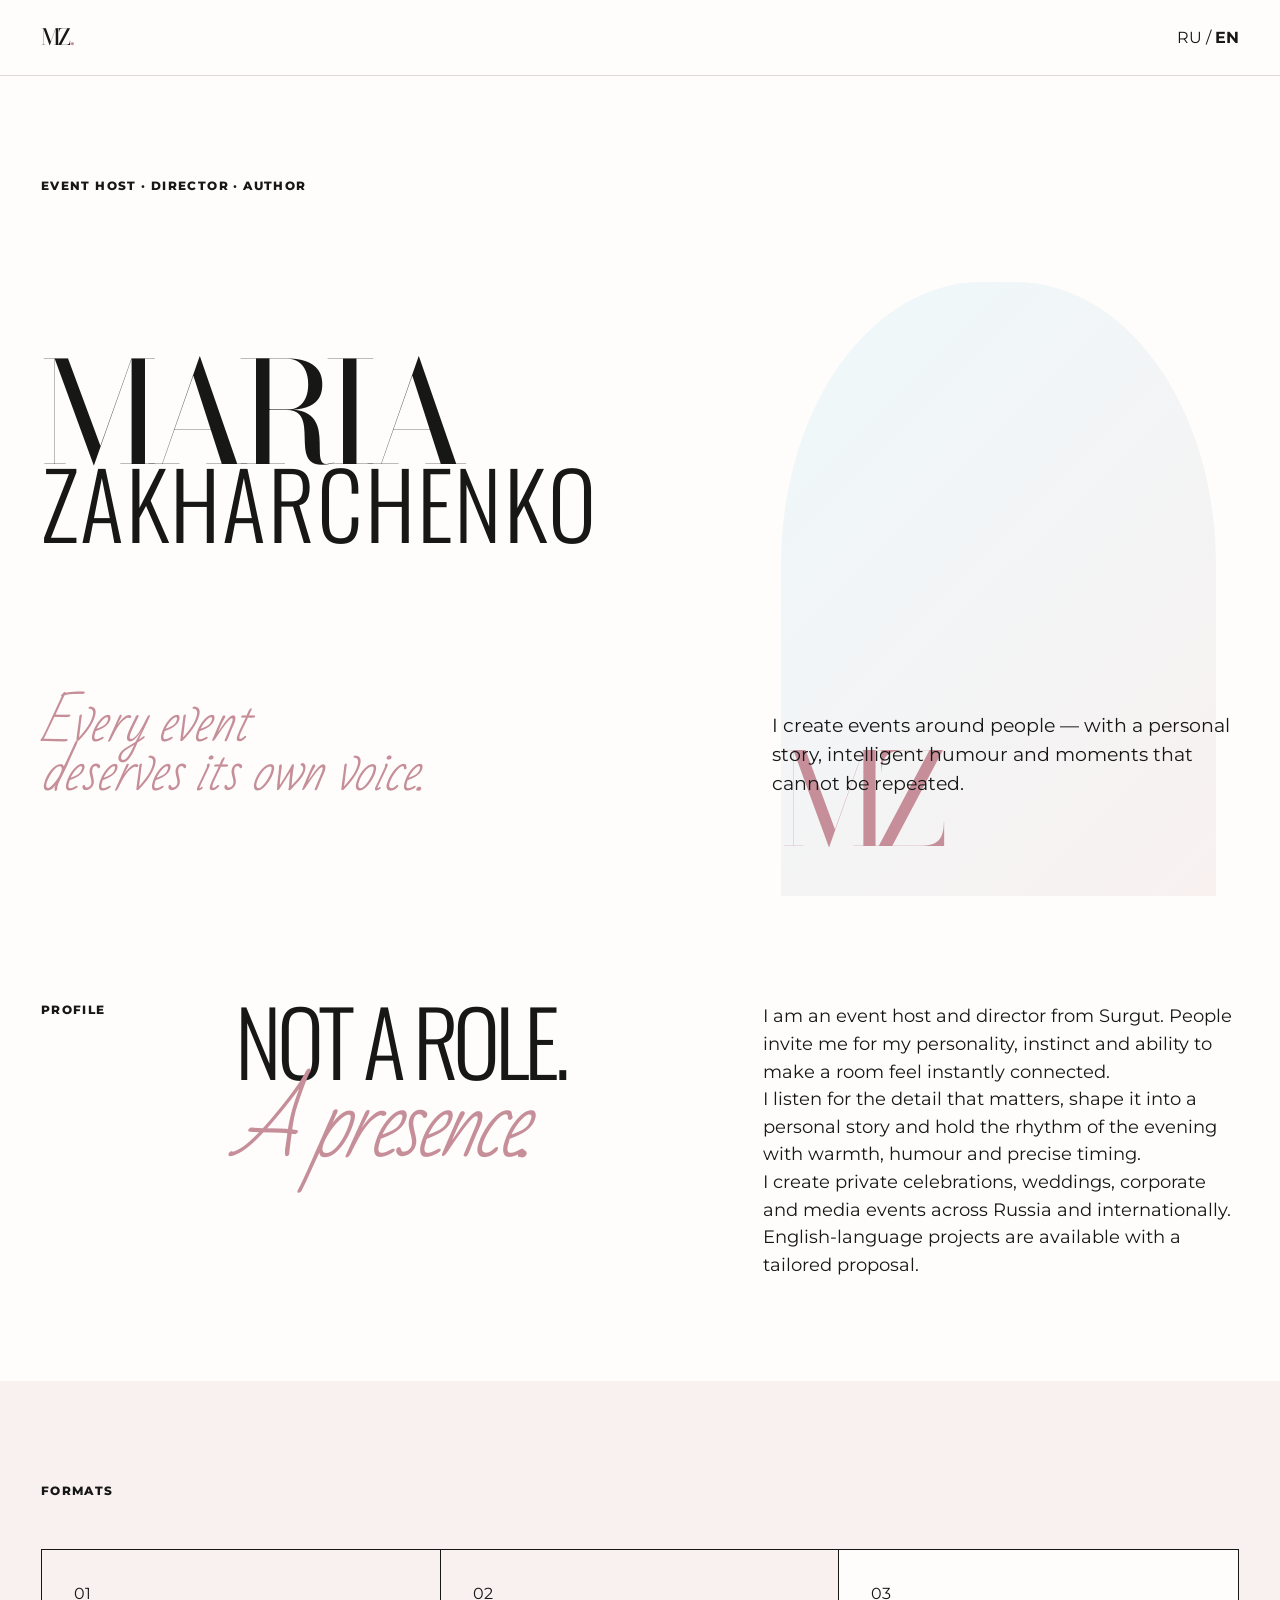
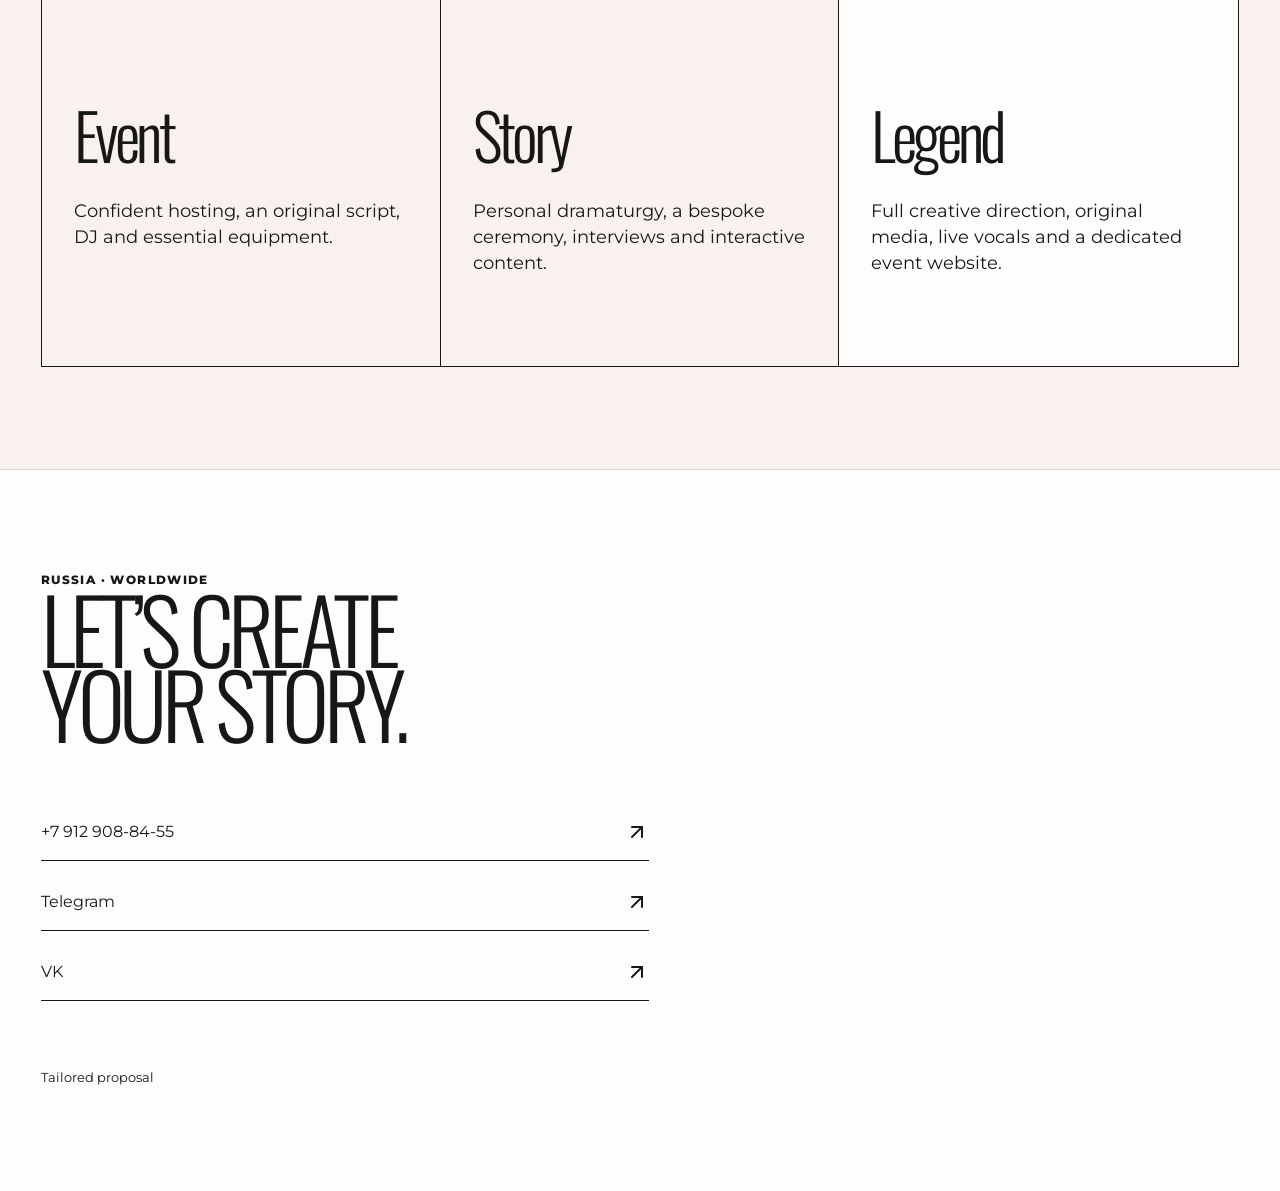
<file: en.html>
<!DOCTYPE html><html lang="ru"><head><meta charSet="utf-8"/><meta name="viewport" content="width=device-width, initial-scale=1"/><link rel="stylesheet" href="style.css"><title>Maria Zakharchenko — Event Host &amp; Director</title><meta name="description" content="Bespoke private, corporate and media events in Russia and worldwide."/><meta property="og:title" content="Мария Захарченко — ведущая и режиссёр событий"/><meta property="og:description" content="У каждого события должен быть свой голос."/><meta property="og:site_name" content="Мария Захарченко"/><meta property="og:type" content="website"/><meta property="og:locale" content="ru_RU"/><meta name="twitter:card" content="summary"/><meta name="twitter:title" content="Мария Захарченко — ведущая и режиссёр событий"/><meta name="twitter:description" content="У каждого события должен быть свой голос."/><link rel="shortcut icon" href="favicon.svg"/><link rel="icon" href="favicon.svg"/>
<link rel="canonical" href="https://FedMaria086-bit.github.io/maria-zakharchenko-site/en.html"></head><body class="antialiased"><main class="en-page" lang="en"><header><a href="index.html" class="wordmark">MZ<span>.</span></a><a href="index.html">RU / <b>EN</b></a></header><section class="en-hero"><p>EVENT HOST · DIRECTOR · AUTHOR</p><h1>MARIA<br/><span>ZAKHARCHENKO</span></h1><div class="en-hero-image en-hero-image-empty" aria-hidden="true"><span>MZ</span></div><div><h2>Every event<br/>deserves its own voice.</h2><p>I create events around people — with a personal story, intelligent humour and moments that cannot be repeated.</p></div></section><section class="en-profile"><p>Profile</p><h2>Not a role.<br/><em>A presence.</em></h2><div><p>I am an event host and director from Surgut. People invite me for my personality, instinct and ability to make a room feel instantly connected.</p><p>I listen for the detail that matters, shape it into a personal story and hold the rhythm of the evening with warmth, humour and precise timing.</p><p>I create private celebrations, weddings, corporate and media events across Russia and internationally. English-language projects are available with a tailored proposal.</p></div></section><section class="en-formats"><p>Formats</p><div><article><span>01</span><h3>Event</h3><p>Confident hosting, an original script, DJ and essential equipment.</p></article><article><span>02</span><h3>Story</h3><p>Personal dramaturgy, a bespoke ceremony, interviews and interactive content.</p></article><article><span>03</span><h3>Legend</h3><p>Full creative direction, original media, live vocals and a dedicated event website.</p></article></div></section><section class="en-contact"><p>Russia · Worldwide</p><h2>Let’s create<br/>your story.</h2><div><a href="tel:+79129088455">+7 912 908-84-55 <svg xmlns="http://www.w3.org/2000/svg" width="24" height="24" viewBox="0 0 24 24" fill="none" stroke="currentColor" stroke-width="2" stroke-linecap="round" stroke-linejoin="round" class="lucide lucide-arrow-up-right" aria-hidden="true"><path d="M7 7h10v10"></path><path d="M7 17 17 7"></path></svg></a><a href="https://t.me/mamablog86">Telegram <svg xmlns="http://www.w3.org/2000/svg" width="24" height="24" viewBox="0 0 24 24" fill="none" stroke="currentColor" stroke-width="2" stroke-linecap="round" stroke-linejoin="round" class="lucide lucide-arrow-up-right" aria-hidden="true"><path d="M7 7h10v10"></path><path d="M7 17 17 7"></path></svg></a><a href="https://vk.ru/maru_mamatrend">VK <svg xmlns="http://www.w3.org/2000/svg" width="24" height="24" viewBox="0 0 24 24" fill="none" stroke="currentColor" stroke-width="2" stroke-linecap="round" stroke-linejoin="round" class="lucide lucide-arrow-up-right" aria-hidden="true"><path d="M7 7h10v10"></path><path d="M7 17 17 7"></path></svg></a></div><small>Tailored proposal</small></section></main></body></html>
</file>
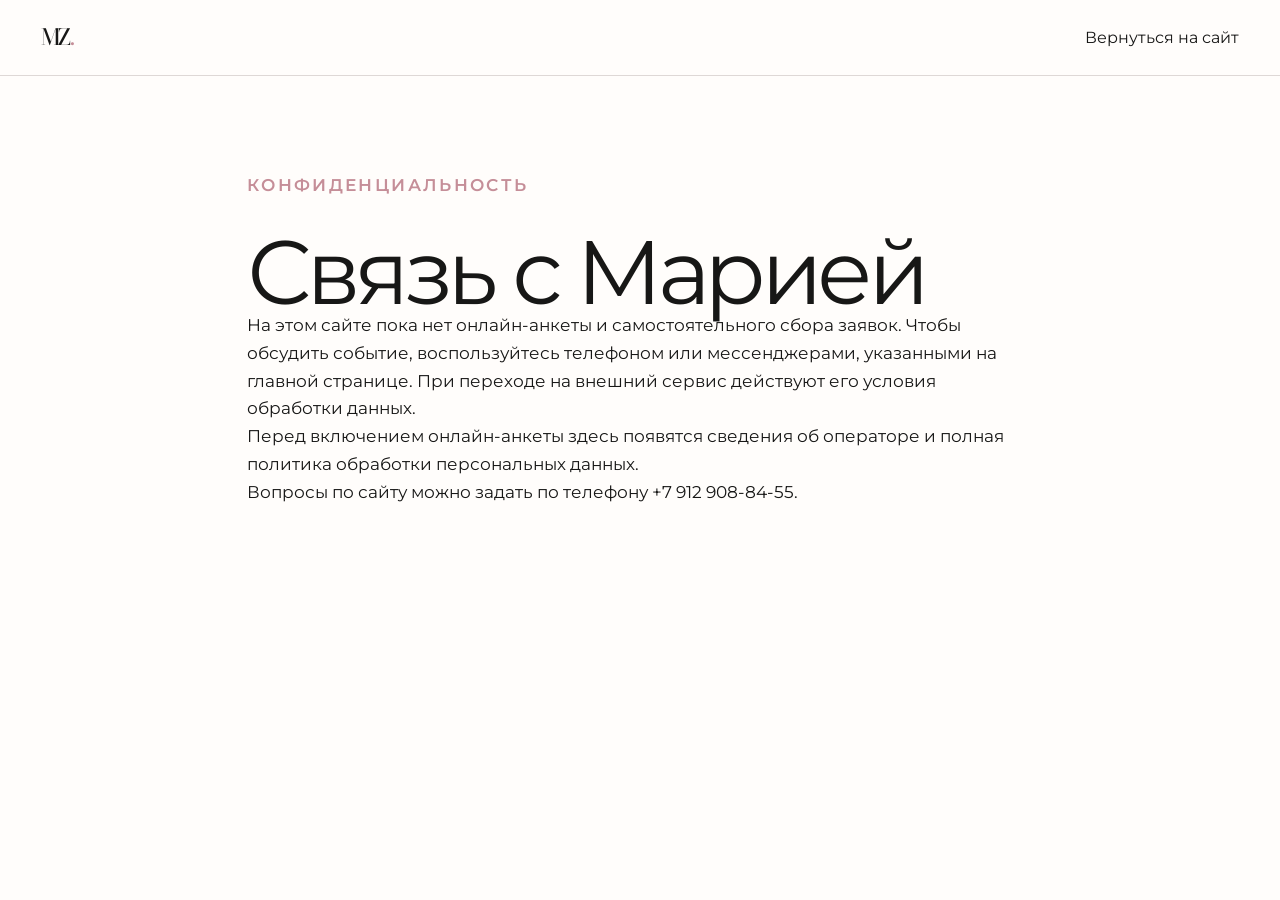
<file: privacy.html>
<!DOCTYPE html><html lang="ru"><head><meta charSet="utf-8"/><meta name="viewport" content="width=device-width, initial-scale=1"/><link rel="stylesheet" href="style.css"><title>Мария Захарченко — ведущая и режиссёр событий</title><meta name="description" content="Авторские свадьбы, юбилеи, корпоративные и частные события в Сургуте, по России и за рубежом."/><meta property="og:title" content="Мария Захарченко — ведущая и режиссёр событий"/><meta property="og:description" content="У каждого события должен быть свой голос."/><meta property="og:site_name" content="Мария Захарченко"/><meta property="og:type" content="website"/><meta property="og:locale" content="ru_RU"/><meta name="twitter:card" content="summary"/><meta name="twitter:title" content="Мария Захарченко — ведущая и режиссёр событий"/><meta name="twitter:description" content="У каждого события должен быть свой голос."/><link rel="shortcut icon" href="favicon.svg"/><link rel="icon" href="favicon.svg"/>
<link rel="canonical" href="https://FedMaria086-bit.github.io/maria-zakharchenko-site/privacy.html"></head><body class="antialiased"><main class="legal-page"><header><a href="index.html" class="wordmark">MZ<span>.</span></a><a href="index.html">Вернуться на сайт</a></header><article><p class="eyebrow">Конфиденциальность</p><h1>Связь с Марией</h1><p>На этом сайте пока нет онлайн-анкеты и самостоятельного сбора заявок. Чтобы обсудить событие, воспользуйтесь телефоном или мессенджерами, указанными на главной странице. При переходе на внешний сервис действуют его условия обработки данных.</p><p>Перед включением онлайн-анкеты здесь появятся сведения об операторе и полная политика обработки персональных данных.</p><p>Вопросы по сайту можно задать по телефону <a href="tel:+79129088455">+7 912 908-84-55</a>.</p></article></main></body></html>
</file>
<file: style.css>
@import "https://fonts.googleapis.com/css2?family=Bad+Script&family=Bodoni+Moda:opsz,wght@6..96,400;6..96,500&family=Montserrat:wght@400;500;600;700&family=Oswald:wght@300;400;500&display=swap";@layer properties{@supports (((-webkit-hyphens:none)) and (not (margin-trim:inline))) or ((-moz-orient:inline) and (not (color:rgb(from red r g b)))){:root,:host{--shimmer-angle:20deg}*,:before,:after{--tw-translate-x:0;--tw-translate-y:0;--tw-translate-z:0;--tw-rotate-x:initial;--tw-rotate-y:initial;--tw-rotate-z:initial;--tw-skew-x:initial;--tw-skew-y:initial;--tw-scroll-snap-strictness:proximity;--tw-space-x-reverse:0;--tw-border-style:solid;--tw-leading:initial;--tw-font-weight:initial;--tw-tracking:initial;--tw-ordinal:initial;--tw-slashed-zero:initial;--tw-numeric-figure:initial;--tw-numeric-spacing:initial;--tw-numeric-fraction:initial;--tw-shadow:0 0 #0000;--tw-shadow-color:initial;--tw-shadow-alpha:100%;--tw-inset-shadow:0 0 #0000;--tw-inset-shadow-color:initial;--tw-inset-shadow-alpha:100%;--tw-ring-color:initial;--tw-ring-shadow:0 0 #0000;--tw-inset-ring-color:initial;--tw-inset-ring-shadow:0 0 #0000;--tw-ring-inset:initial;--tw-ring-offset-width:0px;--tw-ring-offset-color:#fff;--tw-ring-offset-shadow:0 0 #0000;--tw-outline-style:solid;--tw-duration:initial;--tw-ease:initial;--tw-content:"";--tw-scale-x:1;--tw-scale-y:1;--tw-scale-z:1;--tw-animation-delay:0s;--tw-animation-direction:normal;--tw-animation-duration:initial;--tw-animation-fill-mode:none;--tw-animation-iteration-count:1;--tw-enter-blur:0;--tw-enter-opacity:1;--tw-enter-rotate:0;--tw-enter-scale:1;--tw-enter-translate-x:0;--tw-enter-translate-y:0;--tw-exit-blur:0;--tw-exit-opacity:1;--tw-exit-rotate:0;--tw-exit-scale:1;--tw-exit-translate-x:0;--tw-exit-translate-y:0;--scroll-fade-t:0px;--scroll-fade-b:0px;--scroll-fade-s:0px;--scroll-fade-e:0px;--scroll-fade-mask:initial;--shimmer-image:initial;--shimmer-text-fill:initial}::backdrop{--tw-translate-x:0;--tw-translate-y:0;--tw-translate-z:0;--tw-rotate-x:initial;--tw-rotate-y:initial;--tw-rotate-z:initial;--tw-skew-x:initial;--tw-skew-y:initial;--tw-scroll-snap-strictness:proximity;--tw-space-x-reverse:0;--tw-border-style:solid;--tw-leading:initial;--tw-font-weight:initial;--tw-tracking:initial;--tw-ordinal:initial;--tw-slashed-zero:initial;--tw-numeric-figure:initial;--tw-numeric-spacing:initial;--tw-numeric-fraction:initial;--tw-shadow:0 0 #0000;--tw-shadow-color:initial;--tw-shadow-alpha:100%;--tw-inset-shadow:0 0 #0000;--tw-inset-shadow-color:initial;--tw-inset-shadow-alpha:100%;--tw-ring-color:initial;--tw-ring-shadow:0 0 #0000;--tw-inset-ring-color:initial;--tw-inset-ring-shadow:0 0 #0000;--tw-ring-inset:initial;--tw-ring-offset-width:0px;--tw-ring-offset-color:#fff;--tw-ring-offset-shadow:0 0 #0000;--tw-outline-style:solid;--tw-duration:initial;--tw-ease:initial;--tw-content:"";--tw-scale-x:1;--tw-scale-y:1;--tw-scale-z:1;--tw-animation-delay:0s;--tw-animation-direction:normal;--tw-animation-duration:initial;--tw-animation-fill-mode:none;--tw-animation-iteration-count:1;--tw-enter-blur:0;--tw-enter-opacity:1;--tw-enter-rotate:0;--tw-enter-scale:1;--tw-enter-translate-x:0;--tw-enter-translate-y:0;--tw-exit-blur:0;--tw-exit-opacity:1;--tw-exit-rotate:0;--tw-exit-scale:1;--tw-exit-translate-x:0;--tw-exit-translate-y:0;--scroll-fade-t:0px;--scroll-fade-b:0px;--scroll-fade-s:0px;--scroll-fade-e:0px;--scroll-fade-mask:initial;--shimmer-image:initial;--shimmer-text-fill:initial}}}@layer theme{:root,:host{--font-mono:ui-monospace, SFMono-Regular, Menlo, Monaco, Consolas, "Liberation Mono", "Courier New", monospace;--color-black:#000;--color-white:#fff;--spacing:.25rem;--container-xs:20rem;--container-sm:24rem;--container-lg:32rem;--text-xs:.75rem;--text-xs--line-height:calc(1 / .75);--text-sm:.875rem;--text-sm--line-height:calc(1.25 / .875);--text-base:1rem;--text-base--line-height:calc(1.5 / 1);--text-lg:1.125rem;--text-lg--line-height:calc(1.75 / 1.125);--font-weight-normal:400;--font-weight-medium:500;--font-weight-semibold:600;--tracking-tight:-.025em;--tracking-widest:.1em;--leading-tight:1.25;--leading-snug:1.375;--leading-normal:1.5;--leading-relaxed:1.625;--radius-xs:.125rem;--radius-sm:.25rem;--radius-md:.375rem;--radius-lg:.5rem;--radius-xl:.75rem;--ease-in-out:cubic-bezier(.4, 0, .2, 1);--animate-spin:spin 1s linear infinite;--animate-pulse:pulse 2s cubic-bezier(.4, 0, .6, 1) infinite;--aspect-video:16 / 9;--default-transition-duration:.15s;--default-transition-timing-function:cubic-bezier(.4, 0, .2, 1);--default-font-family:Arial, Helvetica, sans-serif;--default-mono-font-family:var(--font-mono);--color-border:var(--border)}}@layer base{*,:after,:before{box-sizing:border-box;border:0 solid;margin:0;padding:0}::backdrop{box-sizing:border-box;border:0 solid;margin:0;padding:0}::file-selector-button{box-sizing:border-box;border:0 solid;margin:0;padding:0}html,:host{-webkit-text-size-adjust:100%;tab-size:4;line-height:1.5;font-family:var(--default-font-family,ui-sans-serif, system-ui, sans-serif, "Apple Color Emoji", "Segoe UI Emoji", "Segoe UI Symbol", "Noto Color Emoji");font-feature-settings:var(--default-font-feature-settings,normal);font-variation-settings:var(--default-font-variation-settings,normal);-webkit-tap-highlight-color:transparent}hr{height:0;color:inherit;border-top-width:1px}abbr:where([title]){-webkit-text-decoration:underline dotted;text-decoration:underline dotted}h1,h2,h3,h4,h5,h6{font-size:inherit;font-weight:inherit}a{color:inherit;-webkit-text-decoration:inherit;-webkit-text-decoration:inherit;-webkit-text-decoration:inherit;-webkit-text-decoration:inherit;text-decoration:inherit}b,strong{font-weight:bolder}code,kbd,samp,pre{font-family:var(--default-mono-font-family,ui-monospace, SFMono-Regular, Menlo, Monaco, Consolas, "Liberation Mono", "Courier New", monospace);font-feature-settings:var(--default-mono-font-feature-settings,normal);font-variation-settings:var(--default-mono-font-variation-settings,normal);font-size:1em}small{font-size:80%}sub,sup{vertical-align:baseline;font-size:75%;line-height:0;position:relative}sub{bottom:-.25em}sup{top:-.5em}table{text-indent:0;border-color:inherit;border-collapse:collapse}:-moz-focusring{outline:auto}progress{vertical-align:baseline}summary{display:list-item}ol,ul,menu{list-style:none}img,svg,video,canvas,audio,iframe,embed,object{vertical-align:middle;display:block}img,video{max-width:100%;height:auto}button,input,select,optgroup,textarea{font:inherit;font-feature-settings:inherit;font-variation-settings:inherit;letter-spacing:inherit;color:inherit;opacity:1;background-color:#0000;border-radius:0}::file-selector-button{font:inherit;font-feature-settings:inherit;font-variation-settings:inherit;letter-spacing:inherit;color:inherit;opacity:1;background-color:#0000;border-radius:0}:where(select:is([multiple],[size])) optgroup{font-weight:bolder}:where(select:is([multiple],[size])) optgroup option{padding-inline-start:20px}::file-selector-button{margin-inline-end:4px}::placeholder{opacity:1}@supports (not ((-webkit-appearance:-apple-pay-button))) or (contain-intrinsic-size:1px){::placeholder{color:currentColor}@supports (color:color-mix(in lab, red, red)){::placeholder{color:color-mix(in oklab, currentcolor 50%, transparent)}}}textarea{resize:vertical}::-webkit-search-decoration{-webkit-appearance:none}::-webkit-date-and-time-value{min-height:1lh;text-align:inherit}::-webkit-datetime-edit{display:inline-flex}::-webkit-datetime-edit-fields-wrapper{padding:0}::-webkit-datetime-edit{padding-block:0}::-webkit-datetime-edit-year-field{padding-block:0}::-webkit-datetime-edit-month-field{padding-block:0}::-webkit-datetime-edit-day-field{padding-block:0}::-webkit-datetime-edit-hour-field{padding-block:0}::-webkit-datetime-edit-minute-field{padding-block:0}::-webkit-datetime-edit-second-field{padding-block:0}::-webkit-datetime-edit-millisecond-field{padding-block:0}::-webkit-datetime-edit-meridiem-field{padding-block:0}::-webkit-calendar-picker-indicator{line-height:1}:-moz-ui-invalid{box-shadow:none}button,input:where([type=button],[type=reset],[type=submit]){-webkit-appearance:button;appearance:button}::file-selector-button{-webkit-appearance:button;appearance:button}::-webkit-inner-spin-button{height:auto}::-webkit-outer-spin-button{height:auto}[hidden]:where(:not([hidden=until-found])){display:none!important}}@layer components;@layer utilities{.\@container\/card-header{container:card-header/inline-size}.\@container\/field-group{container:field-group/inline-size}.pointer-events-none{pointer-events:none}.invisible{visibility:hidden}.visible{visibility:visible}.sr-only{clip-path:inset(50%);white-space:nowrap;border-width:0;width:1px;height:1px;margin:-1px;padding:0;position:absolute;overflow:hidden}.absolute{position:absolute}.fixed{position:fixed}.relative{position:relative}.inset-0{inset:calc(var(--spacing) * 0)}.inset-x-0{inset-inline:calc(var(--spacing) * 0)}.inset-y-0{inset-block:calc(var(--spacing) * 0)}.inset-s-1\/2{inset-inline-start:50%}.start{inset-inline-start:var(--spacing)}.end{inset-inline-end:var(--spacing)}.-top-12{top:calc(var(--spacing) * -12)}.top-0{top:calc(var(--spacing) * 0)}.top-1\.5{top:calc(var(--spacing) * 1.5)}.top-1\/2{top:50%}.top-3\.5{top:calc(var(--spacing) * 3.5)}.top-4{top:calc(var(--spacing) * 4)}.top-\[1px\]{top:1px}.top-\[50\%\]{top:50%}.top-\[60\%\]{top:60%}.top-full{top:100%}.-right-12{right:calc(var(--spacing) * -12)}.right-0{right:calc(var(--spacing) * 0)}.right-1{right:calc(var(--spacing) * 1)}.right-2{right:calc(var(--spacing) * 2)}.right-3{right:calc(var(--spacing) * 3)}.right-3\.5{right:calc(var(--spacing) * 3.5)}.right-4{right:calc(var(--spacing) * 4)}.-bottom-12{bottom:calc(var(--spacing) * -12)}.bottom-0{bottom:calc(var(--spacing) * 0)}.-left-12{left:calc(var(--spacing) * -12)}.left-0{left:calc(var(--spacing) * 0)}.left-1\/2{left:50%}.left-2{left:calc(var(--spacing) * 2)}.left-3{left:calc(var(--spacing) * 3)}.left-\[50\%\]{left:50%}.isolate{isolation:isolate}.z-10{z-index:10}.z-20{z-index:20}.z-50{z-index:50}.z-\[1\]{z-index:1}.order-first{order:-9999}.order-last{order:9999}.col-start-2{grid-column-start:2}.row-span-2{grid-row:span 2/span 2}.row-start-1{grid-row-start:1}.m-0\!{margin:calc(var(--spacing) * 0)!important}.-mx-1{margin-inline:calc(var(--spacing) * -1)}.mx-2{margin-inline:calc(var(--spacing) * 2)}.mx-3\.5{margin-inline:calc(var(--spacing) * 3.5)}.mx-auto{margin-inline:auto}.-my-2{margin-block:calc(var(--spacing) * -2)}.my-0{margin-block:calc(var(--spacing) * 0)}.my-0\.5{margin-block:calc(var(--spacing) * .5)}.my-1{margin-block:calc(var(--spacing) * 1)}.-mt-4{margin-top:calc(var(--spacing) * -4)}.mt-0\.5{margin-top:calc(var(--spacing) * .5)}.mt-1\.5{margin-top:calc(var(--spacing) * 1.5)}.mt-2{margin-top:calc(var(--spacing) * 2)}.mt-4{margin-top:calc(var(--spacing) * 4)}.mt-auto{margin-top:auto}.mb-2{margin-bottom:calc(var(--spacing) * 2)}.mb-3{margin-bottom:calc(var(--spacing) * 3)}.-ml-1{margin-left:calc(var(--spacing) * -1)}.-ml-4{margin-left:calc(var(--spacing) * -4)}.ml-1{margin-left:calc(var(--spacing) * 1)}.ml-4{margin-left:calc(var(--spacing) * 4)}.ml-auto{margin-left:auto}.line-clamp-1{-webkit-line-clamp:1;-webkit-box-orient:vertical;display:-webkit-box;overflow:hidden}.line-clamp-2{-webkit-line-clamp:2;-webkit-box-orient:vertical;display:-webkit-box;overflow:hidden}.block{display:block}.flex{display:flex}.grid{display:grid}.hidden{display:none}.inline-flex{display:inline-flex}.table{display:table}.table-caption{display:table-caption}.table-cell{display:table-cell}.table-row{display:table-row}.field-sizing-content{field-sizing:content}.aspect-square{aspect-ratio:1}.aspect-video{aspect-ratio:var(--aspect-video)}.size-\(--cell-size\){width:var(--cell-size);height:var(--cell-size)}.size-2{width:calc(var(--spacing) * 2);height:calc(var(--spacing) * 2)}.size-2\.5{width:calc(var(--spacing) * 2.5);height:calc(var(--spacing) * 2.5)}.size-3{width:calc(var(--spacing) * 3);height:calc(var(--spacing) * 3)}.size-3\.5{width:calc(var(--spacing) * 3.5);height:calc(var(--spacing) * 3.5)}.size-4{width:calc(var(--spacing) * 4);height:calc(var(--spacing) * 4)}.size-6{width:calc(var(--spacing) * 6);height:calc(var(--spacing) * 6)}.size-7{width:calc(var(--spacing) * 7);height:calc(var(--spacing) * 7)}.size-8{width:calc(var(--spacing) * 8);height:calc(var(--spacing) * 8)}.size-9{width:calc(var(--spacing) * 9);height:calc(var(--spacing) * 9)}.size-10{width:calc(var(--spacing) * 10);height:calc(var(--spacing) * 10)}.size-16{width:calc(var(--spacing) * 16);height:calc(var(--spacing) * 16)}.size-auto{width:auto;height:auto}.size-full{width:100%;height:100%}.h-\(--cell-size\){height:var(--cell-size)}.h-1\.5{height:calc(var(--spacing) * 1.5)}.h-2{height:calc(var(--spacing) * 2)}.h-2\.5{height:calc(var(--spacing) * 2.5)}.h-4{height:calc(var(--spacing) * 4)}.h-5{height:calc(var(--spacing) * 5)}.h-6{height:calc(var(--spacing) * 6)}.h-7{height:calc(var(--spacing) * 7)}.h-8{height:calc(var(--spacing) * 8)}.h-9{height:calc(var(--spacing) * 9)}.h-10{height:calc(var(--spacing) * 10)}.h-12{height:calc(var(--spacing) * 12)}.h-\[calc\(--spacing\(5\.5\)\)\]{height:calc(calc(var(--spacing) * 5.5))}.h-\[calc\(100\%-1px\)\]{height:calc(100% - 1px)}.h-\[var\(--radix-navigation-menu-viewport-height\)\]{height:var(--radix-navigation-menu-viewport-height)}.h-\[var\(--radix-select-trigger-height\)\]{height:var(--radix-select-trigger-height)}.h-auto{height:auto}.h-full{height:100%}.h-max{height:max-content}.h-px{height:1px}.h-svh{height:100svh}.max-h-\(--radix-context-menu-content-available-height\){max-height:var(--radix-context-menu-content-available-height)}.max-h-\(--radix-dropdown-menu-content-available-height\){max-height:var(--radix-dropdown-menu-content-available-height)}.max-h-\(--radix-select-content-available-height\){max-height:var(--radix-select-content-available-height)}.max-h-96{max-height:calc(var(--spacing) * 96)}.max-h-\[300px\]{max-height:300px}.max-h-\[min\(calc\(--spacing\(96\)---spacing\(9\)\)\,calc\(var\(--available-height\)---spacing\(9\)\)\)\]{max-height:min(calc(calc(var(--spacing) * 96) - calc(var(--spacing) * 9)), calc(var(--available-height) - calc(var(--spacing) * 9)))}.min-h-0{min-height:calc(var(--spacing) * 0)}.min-h-4{min-height:calc(var(--spacing) * 4)}.min-h-9{min-height:calc(var(--spacing) * 9)}.min-h-16{min-height:calc(var(--spacing) * 16)}.min-h-full{min-height:100%}.min-h-svh{min-height:100svh}.w-\(--anchor-width\){width:var(--anchor-width)}.w-\(--cell-size\){width:var(--cell-size)}.w-\(--sidebar-width\){width:var(--sidebar-width)}.w-0{width:calc(var(--spacing) * 0)}.w-1{width:calc(var(--spacing) * 1)}.w-2{width:calc(var(--spacing) * 2)}.w-2\.5{width:calc(var(--spacing) * 2.5)}.w-3{width:calc(var(--spacing) * 3)}.w-3\/4{width:75%}.w-4{width:calc(var(--spacing) * 4)}.w-5{width:calc(var(--spacing) * 5)}.w-9{width:calc(var(--spacing) * 9)}.w-10{width:calc(var(--spacing) * 10)}.w-24{width:calc(var(--spacing) * 24)}.w-64{width:calc(var(--spacing) * 64)}.w-72{width:calc(var(--spacing) * 72)}.w-\[100px\]{width:100px}.w-auto{width:auto}.w-fit{width:fit-content}.w-full{width:100%}.w-max{width:max-content}.w-px{width:1px}.max-w-\(--available-width\){max-width:var(--available-width)}.max-w-\(--skeleton-width\){max-width:var(--skeleton-width)}.max-w-\[80\%\]{max-width:80%}.max-w-\[calc\(100\%-2rem\)\]{max-width:calc(100% - 2rem)}.max-w-full{max-width:100%}.max-w-max{max-width:max-content}.max-w-sm{max-width:var(--container-sm)}.min-w-\(--cell-size\){min-width:var(--cell-size)}.min-w-0{min-width:calc(var(--spacing) * 0)}.min-w-5{min-width:calc(var(--spacing) * 5)}.min-w-8{min-width:calc(var(--spacing) * 8)}.min-w-9{min-width:calc(var(--spacing) * 9)}.min-w-10{min-width:calc(var(--spacing) * 10)}.min-w-16{min-width:calc(var(--spacing) * 16)}.min-w-40{min-width:calc(var(--spacing) * 40)}.min-w-\[8rem\]{min-width:8rem}.min-w-\[12rem\]{min-width:12rem}.min-w-\[calc\(var\(--anchor-width\)\+--spacing\(7\)\)\]{min-width:calc(var(--anchor-width) + calc(var(--spacing) * 7))}.min-w-\[var\(--radix-select-trigger-width\)\]{min-width:var(--radix-select-trigger-width)}.flex-1{flex:1}.shrink-0{flex-shrink:0}.grow{flex-grow:1}.grow-0{flex-grow:0}.basis-full{flex-basis:100%}.caption-bottom{caption-side:bottom}.border-collapse{border-collapse:collapse}.origin-\(--radix-context-menu-content-transform-origin\){transform-origin:var(--radix-context-menu-content-transform-origin)}.origin-\(--radix-dropdown-menu-content-transform-origin\){transform-origin:var(--radix-dropdown-menu-content-transform-origin)}.origin-\(--radix-hover-card-content-transform-origin\){transform-origin:var(--radix-hover-card-content-transform-origin)}.origin-\(--radix-menubar-content-transform-origin\){transform-origin:var(--radix-menubar-content-transform-origin)}.origin-\(--radix-popover-content-transform-origin\){transform-origin:var(--radix-popover-content-transform-origin)}.origin-\(--radix-select-content-transform-origin\){transform-origin:var(--radix-select-content-transform-origin)}.origin-\(--radix-tooltip-content-transform-origin\){transform-origin:var(--radix-tooltip-content-transform-origin)}.origin-\(--transform-origin\){transform-origin:var(--transform-origin)}.-translate-x-1\/2{--tw-translate-x:calc(calc(1 / 2 * 100%) * -1);translate:var(--tw-translate-x) var(--tw-translate-y)}.-translate-x-px{--tw-translate-x:-1px;translate:var(--tw-translate-x) var(--tw-translate-y)}.translate-x-\[-50\%\]{--tw-translate-x:-50%;translate:var(--tw-translate-x) var(--tw-translate-y)}.translate-x-px{--tw-translate-x:1px;translate:var(--tw-translate-x) var(--tw-translate-y)}.-translate-y-1\/2{--tw-translate-y:calc(calc(1 / 2 * 100%) * -1);translate:var(--tw-translate-x) var(--tw-translate-y)}.-translate-y-3\/4{--tw-translate-y:calc(calc(3 / 4 * 100%) * -1);translate:var(--tw-translate-x) var(--tw-translate-y)}.translate-y-0\.5{--tw-translate-y:calc(var(--spacing) * .5);translate:var(--tw-translate-x) var(--tw-translate-y)}.translate-y-3\/4{--tw-translate-y:calc(3 / 4 * 100%);translate:var(--tw-translate-x) var(--tw-translate-y)}.translate-y-\[-50\%\]{--tw-translate-y:-50%;translate:var(--tw-translate-x) var(--tw-translate-y)}.translate-y-\[calc\(-50\%_-_2px\)\]{--tw-translate-y:calc(-50% - 2px);translate:var(--tw-translate-x) var(--tw-translate-y)}.rotate-45{rotate:45deg}.rotate-90{rotate:90deg}.transform{transform:var(--tw-rotate-x,) var(--tw-rotate-y,) var(--tw-rotate-z,) var(--tw-skew-x,) var(--tw-skew-y,)}.scroll-fade-x{--_scroll-fade-size-s:var(--scroll-fade-s-size,var(--scroll-fade-size,min(12%, calc(var(--spacing) * 10))));--_scroll-fade-size-e:var(--scroll-fade-e-size,var(--scroll-fade-size,min(12%, calc(var(--spacing) * 10))));--scroll-fade-inline:linear-gradient(to right, transparent 0, #000 var(--scroll-fade-s,0px), #000 calc(100% - var(--scroll-fade-e,0px)), transparent 100%)}.scroll-fade-x:where([dir=rtl],[dir=rtl] *){--scroll-fade-inline:linear-gradient(to left, transparent 0, #000 var(--scroll-fade-s,0px), #000 calc(100% - var(--scroll-fade-e,0px)), transparent 100%)}.scroll-fade-x{-webkit-mask-image:var(--scroll-fade-mask,var(--scroll-fade-inline));-webkit-mask-image:var(--scroll-fade-mask,var(--scroll-fade-inline));-webkit-mask-image:var(--scroll-fade-mask,var(--scroll-fade-inline));-webkit-mask-image:var(--scroll-fade-mask,var(--scroll-fade-inline));mask-image:var(--scroll-fade-mask,var(--scroll-fade-inline));-webkit-mask-composite:source-in;-webkit-mask-composite:source-in;-webkit-mask-composite:source-in;-webkit-mask-repeat:no-repeat;mask-repeat:no-repeat;-webkit-mask-composite:source-in;mask-composite:intersect}@supports (animation-timeline:scroll()){.scroll-fade-x{animation:1ms ease-in-out scroll-fade-reveal-s,1ms ease-in-out scroll-fade-reveal-e;animation-timeline:scroll(self inline),scroll(self inline);animation-range:0 var(--scroll-fade-reveal,calc(var(--spacing) * 24)), calc(100% - var(--scroll-fade-reveal,calc(var(--spacing) * 24))) 100%;animation-fill-mode:both}}@supports not (animation-timeline:scroll()){.scroll-fade-x{--scroll-fade-s:var(--_scroll-fade-size-s);--scroll-fade-e:var(--_scroll-fade-size-e)}}.scroll-fade-b{--_scroll-fade-size-b:var(--scroll-fade-b-size,var(--scroll-fade-size,min(12%, calc(var(--spacing) * 10))));--scroll-fade-mask:linear-gradient(to bottom, #000 0, #000 calc(100% - var(--scroll-fade-b,0px)), transparent 100%);-webkit-mask-image:var(--scroll-fade-mask);-webkit-mask-image:var(--scroll-fade-mask);-webkit-mask-image:var(--scroll-fade-mask);-webkit-mask-image:var(--scroll-fade-mask);mask-image:var(--scroll-fade-mask);-webkit-mask-composite:source-in;-webkit-mask-composite:source-in;-webkit-mask-composite:source-in;-webkit-mask-repeat:no-repeat;mask-repeat:no-repeat;-webkit-mask-composite:source-in;mask-composite:intersect}@supports (animation-timeline:scroll()){.scroll-fade-b{animation:1ms ease-in-out scroll-fade-reveal-b;animation-timeline:scroll(self y);animation-range:calc(100% - var(--scroll-fade-reveal,calc(var(--spacing) * 24))) 100%;animation-fill-mode:both}}@supports not (animation-timeline:scroll()){.scroll-fade-b{--scroll-fade-b:var(--_scroll-fade-size-b)}}.animate-caret-blink{animation:1.25s ease-out infinite caret-blink}.animate-in{animation:enter var(--tw-animation-duration,var(--tw-duration,.15s))var(--tw-ease,ease)var(--tw-animation-delay,0s)var(--tw-animation-iteration-count,1)var(--tw-animation-direction,normal)var(--tw-animation-fill-mode,none)}.animate-pulse{animation:var(--animate-pulse)}.animate-spin{animation:var(--animate-spin)}.cursor-default{cursor:default}.cursor-text{cursor:text}.touch-none{touch-action:none}.resize-none{resize:none}.snap-x{scroll-snap-type:x var(--tw-scroll-snap-strictness)}.snap-mandatory{--tw-scroll-snap-strictness:mandatory}.scroll-my-1{scroll-margin-block:calc(var(--spacing) * 1)}.scroll-px-1{scroll-padding-inline:calc(var(--spacing) * 1)}.scroll-py-1{scroll-padding-block:calc(var(--spacing) * 1)}.list-disc{list-style-type:disc}.list-none{list-style-type:none}.appearance-none{-webkit-appearance:none;appearance:none}.auto-rows-min{grid-auto-rows:min-content}.grid-cols-\[0_1fr\]{grid-template-columns:0 1fr}.grid-rows-\[auto_1fr\]{grid-template-rows:auto 1fr}.grid-rows-\[auto_auto\]{grid-template-rows:auto auto}.flex-col{flex-direction:column}.flex-col-reverse{flex-direction:column-reverse}.flex-row{flex-direction:row}.flex-wrap{flex-wrap:wrap}.place-content-center{place-content:center}.place-items-center{place-items:center}.items-center{align-items:center}.items-end{align-items:flex-end}.items-start{align-items:flex-start}.items-stretch{align-items:stretch}.justify-between{justify-content:space-between}.justify-center{justify-content:center}.justify-start{justify-content:flex-start}.justify-items-start{justify-items:start}.gap-0\.5{gap:calc(var(--spacing) * .5)}.gap-1{gap:calc(var(--spacing) * 1)}.gap-1\.5{gap:calc(var(--spacing) * 1.5)}.gap-2{gap:calc(var(--spacing) * 2)}.gap-2\.5{gap:calc(var(--spacing) * 2.5)}.gap-3{gap:calc(var(--spacing) * 3)}.gap-4{gap:calc(var(--spacing) * 4)}.gap-6{gap:calc(var(--spacing) * 6)}.gap-7{gap:calc(var(--spacing) * 7)}.gap-8{gap:calc(var(--spacing) * 8)}.gap-\[--spacing\(var\(--gap\)\)\]{gap:calc(var(--spacing) * var(--gap))}:where(.-space-x-2>:not(:last-child)){--tw-space-x-reverse:0;margin-inline-start:calc(calc(var(--spacing) * -2) * var(--tw-space-x-reverse));margin-inline-end:calc(calc(var(--spacing) * -2) * calc(1 - var(--tw-space-x-reverse)))}.gap-y-0\.5{row-gap:calc(var(--spacing) * .5)}.self-end{align-self:flex-end}.self-start{align-self:flex-start}.self-stretch{align-self:stretch}.justify-self-end{justify-self:flex-end}.truncate{text-overflow:ellipsis;white-space:nowrap;overflow:hidden}.overflow-auto{overflow:auto}.overflow-hidden{overflow:hidden}.overflow-x-auto{overflow-x:auto}.overflow-x-hidden{overflow-x:hidden}.overflow-y-auto{overflow-y:auto}.overscroll-contain{overscroll-behavior:contain}.overscroll-x-contain{overscroll-behavior-x:contain}.rounded-\[2px\]{border-radius:2px}.rounded-\[4px\]{border-radius:4px}.rounded-\[calc\(var\(--radius\)-5px\)\]{border-radius:calc(var(--radius) - 5px)}.rounded-\[inherit\]{border-radius:inherit}.rounded-full{border-radius:2147483647px}.rounded-lg{border-radius:var(--radius-lg)}.rounded-md{border-radius:var(--radius-md)}.rounded-none{border-radius:0}.rounded-sm{border-radius:var(--radius-sm)}.rounded-xl{border-radius:var(--radius-xl)}.rounded-xs{border-radius:var(--radius-xs)}.rounded-l-md{border-top-left-radius:var(--radius-md);border-bottom-left-radius:var(--radius-md)}.rounded-tl-sm{border-top-left-radius:var(--radius-sm)}.rounded-r-md{border-top-right-radius:var(--radius-md);border-bottom-right-radius:var(--radius-md)}.border{border-style:var(--tw-border-style);border-width:1px}.border-0{border-style:var(--tw-border-style);border-width:0}.border-\[1\.5px\]{border-style:var(--tw-border-style);border-width:1.5px}.border-y{border-block-style:var(--tw-border-style);border-block-width:1px}.border-t{border-top-style:var(--tw-border-style);border-top-width:1px}.border-r{border-right-style:var(--tw-border-style);border-right-width:1px}.border-b{border-bottom-style:var(--tw-border-style);border-bottom-width:1px}.border-l{border-left-style:var(--tw-border-style);border-left-width:1px}.border-dashed{--tw-border-style:dashed;border-style:dashed}.border-none{--tw-border-style:none;border-style:none}.border-\(--color-border\){border-color:var(--color-border)}.border-border,.border-border\/50{border-color:var(--border)}@supports (color:color-mix(in lab, red, red)){.border-border\/50{border-color:color-mix(in oklab, var(--border) 50%, transparent)}}.border-input{border-color:var(--input)}.border-primary{border-color:var(--primary)}.border-transparent{border-color:#0000}.border-t-transparent{border-top-color:#0000}.border-l-transparent{border-left-color:#0000}.bg-\(--color-bg\){background-color:var(--color-bg)}.bg-\[Canvas\]{background-color:canvas}.bg-accent{background-color:var(--accent)}.bg-background{background-color:var(--background)}.bg-black\/50{background-color:#00000080}@supports (color:color-mix(in lab, red, red)){.bg-black\/50{background-color:color-mix(in oklab, var(--color-black) 50%, transparent)}}.bg-border{background-color:var(--border)}.bg-card{background-color:var(--card)}.bg-destructive{background-color:var(--destructive)}.bg-foreground{background-color:var(--foreground)}.bg-input{background-color:var(--input)}.bg-muted,.bg-muted\/50{background-color:var(--secondary)}@supports (color:color-mix(in lab, red, red)){.bg-muted\/50{background-color:color-mix(in oklab, var(--secondary) 50%, transparent)}}.bg-popover{background-color:var(--popover)}.bg-primary,.bg-primary\/20{background-color:var(--primary)}@supports (color:color-mix(in lab, red, red)){.bg-primary\/20{background-color:color-mix(in oklab, var(--primary) 20%, transparent)}}.bg-secondary{background-color:var(--secondary)}.bg-transparent{background-color:#0000}.bg-white{background-color:var(--color-white)}.bg-clip-padding{background-clip:padding-box}.fill-current{fill:currentColor}.fill-foreground{fill:var(--foreground)}.fill-primary{fill:var(--primary)}.p-0{padding:calc(var(--spacing) * 0)}.p-1{padding:calc(var(--spacing) * 1)}.p-2{padding:calc(var(--spacing) * 2)}.p-3{padding:calc(var(--spacing) * 3)}.p-4{padding:calc(var(--spacing) * 4)}.p-6{padding:calc(var(--spacing) * 6)}.p-\[3px\]{padding:3px}.p-px{padding:1px}.px-\(--cell-size\){padding-inline:var(--cell-size)}.px-1{padding-inline:calc(var(--spacing) * 1)}.px-1\.5{padding-inline:calc(var(--spacing) * 1.5)}.px-2{padding-inline:calc(var(--spacing) * 2)}.px-2\.5{padding-inline:calc(var(--spacing) * 2.5)}.px-3{padding-inline:calc(var(--spacing) * 3)}.px-4{padding-inline:calc(var(--spacing) * 4)}.px-6{padding-inline:calc(var(--spacing) * 6)}.py-0\.5{padding-block:calc(var(--spacing) * .5)}.py-1{padding-block:calc(var(--spacing) * 1)}.py-1\.5{padding-block:calc(var(--spacing) * 1.5)}.py-2{padding-block:calc(var(--spacing) * 2)}.py-3{padding-block:calc(var(--spacing) * 3)}.py-4{padding-block:calc(var(--spacing) * 4)}.py-6{padding-block:calc(var(--spacing) * 6)}.pt-0{padding-top:calc(var(--spacing) * 0)}.pt-3{padding-top:calc(var(--spacing) * 3)}.pt-4{padding-top:calc(var(--spacing) * 4)}.pr-1{padding-right:calc(var(--spacing) * 1)}.pr-2{padding-right:calc(var(--spacing) * 2)}.pr-2\.5{padding-right:calc(var(--spacing) * 2.5)}.pr-3{padding-right:calc(var(--spacing) * 3)}.pr-8{padding-right:calc(var(--spacing) * 8)}.pr-9{padding-right:calc(var(--spacing) * 9)}.pb-2{padding-bottom:calc(var(--spacing) * 2)}.pb-3{padding-bottom:calc(var(--spacing) * 3)}.pb-4{padding-bottom:calc(var(--spacing) * 4)}.pl-2{padding-left:calc(var(--spacing) * 2)}.pl-3{padding-left:calc(var(--spacing) * 3)}.pl-4{padding-left:calc(var(--spacing) * 4)}.pl-8{padding-left:calc(var(--spacing) * 8)}.text-center{text-align:center}.text-left{text-align:left}.align-middle{vertical-align:middle}.font-mono{font-family:var(--font-mono)}.font-sans{font-family:Arial,Helvetica,sans-serif}.text-base{font-size:var(--text-base);line-height:var(--tw-leading,var(--text-base--line-height))}.text-lg{font-size:var(--text-lg);line-height:var(--tw-leading,var(--text-lg--line-height))}.text-sm{font-size:var(--text-sm);line-height:var(--tw-leading,var(--text-sm--line-height))}.text-sm\/relaxed{font-size:var(--text-sm);line-height:var(--leading-relaxed)}.text-xs{font-size:var(--text-xs);line-height:var(--tw-leading,var(--text-xs--line-height))}.text-\[0\.8rem\]{font-size:.8rem}.leading-none{--tw-leading:1;line-height:1}.leading-normal{--tw-leading:var(--leading-normal);line-height:var(--leading-normal)}.leading-relaxed{--tw-leading:var(--leading-relaxed);line-height:var(--leading-relaxed)}.leading-snug{--tw-leading:var(--leading-snug);line-height:var(--leading-snug)}.leading-tight{--tw-leading:var(--leading-tight);line-height:var(--leading-tight)}.font-medium{--tw-font-weight:var(--font-weight-medium);font-weight:var(--font-weight-medium)}.font-normal{--tw-font-weight:var(--font-weight-normal);font-weight:var(--font-weight-normal)}.font-semibold{--tw-font-weight:var(--font-weight-semibold);font-weight:var(--font-weight-semibold)}.tracking-tight{--tw-tracking:var(--tracking-tight);letter-spacing:var(--tracking-tight)}.tracking-widest{--tw-tracking:var(--tracking-widest);letter-spacing:var(--tracking-widest)}.text-balance{text-wrap:balance}.break-words,.wrap-break-word{overflow-wrap:break-word}.whitespace-nowrap{white-space:nowrap}.text-\[CanvasText\]{color:canvastext}.text-accent-foreground{color:var(--accent-foreground)}.text-background{color:var(--background)}.text-card-foreground{color:var(--card-foreground)}.text-current{color:currentColor}.text-destructive{color:var(--destructive)}.text-foreground,.text-foreground\/60{color:var(--foreground)}@supports (color:color-mix(in lab, red, red)){.text-foreground\/60{color:color-mix(in oklab, var(--foreground) 60%, transparent)}}.text-muted-foreground{color:var(--muted-foreground)}.text-popover-foreground{color:var(--popover-foreground)}.text-primary{color:var(--primary)}.text-primary-foreground{color:var(--primary-foreground)}.text-secondary-foreground{color:var(--secondary-foreground)}.text-white{color:var(--color-white)}.tabular-nums{--tw-numeric-spacing:tabular-nums;font-variant-numeric:var(--tw-ordinal,) var(--tw-slashed-zero,) var(--tw-numeric-figure,) var(--tw-numeric-spacing,) var(--tw-numeric-fraction,)}.underline-offset-4{text-underline-offset:4px}.antialiased{-webkit-font-smoothing:antialiased;-moz-osx-font-smoothing:grayscale}.opacity-0{opacity:0}.opacity-50{opacity:.5}.opacity-60{opacity:.6}.opacity-70{opacity:.7}.shadow{--tw-shadow:0 1px 3px 0 var(--tw-shadow-color,#0000001a), 0 1px 2px -1px var(--tw-shadow-color,#0000001a);box-shadow:var(--tw-inset-shadow), var(--tw-inset-ring-shadow), var(--tw-ring-offset-shadow), var(--tw-ring-shadow), var(--tw-shadow)}.shadow-\[0_0_0_1px_var\(--sidebar-border\)\]{--tw-shadow:0 0 0 1px var(--tw-shadow-color,var(--sidebar-border));box-shadow:var(--tw-inset-shadow), var(--tw-inset-ring-shadow), var(--tw-ring-offset-shadow), var(--tw-ring-shadow), var(--tw-shadow)}.shadow-lg{--tw-shadow:0 10px 15px -3px var(--tw-shadow-color,#0000001a), 0 4px 6px -4px var(--tw-shadow-color,#0000001a);box-shadow:var(--tw-inset-shadow), var(--tw-inset-ring-shadow), var(--tw-ring-offset-shadow), var(--tw-ring-shadow), var(--tw-shadow)}.shadow-md{--tw-shadow:0 4px 6px -1px var(--tw-shadow-color,#0000001a), 0 2px 4px -2px var(--tw-shadow-color,#0000001a);box-shadow:var(--tw-inset-shadow), var(--tw-inset-ring-shadow), var(--tw-ring-offset-shadow), var(--tw-ring-shadow), var(--tw-shadow)}.shadow-none{--tw-shadow:0 0 #0000;box-shadow:var(--tw-inset-shadow), var(--tw-inset-ring-shadow), var(--tw-ring-offset-shadow), var(--tw-ring-shadow), var(--tw-shadow)}.shadow-sm{--tw-shadow:0 1px 3px 0 var(--tw-shadow-color,#0000001a), 0 1px 2px -1px var(--tw-shadow-color,#0000001a);box-shadow:var(--tw-inset-shadow), var(--tw-inset-ring-shadow), var(--tw-ring-offset-shadow), var(--tw-ring-shadow), var(--tw-shadow)}.shadow-xl{--tw-shadow:0 20px 25px -5px var(--tw-shadow-color,#0000001a), 0 8px 10px -6px var(--tw-shadow-color,#0000001a);box-shadow:var(--tw-inset-shadow), var(--tw-inset-ring-shadow), var(--tw-ring-offset-shadow), var(--tw-ring-shadow), var(--tw-shadow)}.shadow-xs{--tw-shadow:0 1px 2px 0 var(--tw-shadow-color,#0000000d);box-shadow:var(--tw-inset-shadow), var(--tw-inset-ring-shadow), var(--tw-ring-offset-shadow), var(--tw-ring-shadow), var(--tw-shadow)}.ring-0{--tw-ring-shadow:var(--tw-ring-inset,) 0 0 0 calc(0px + var(--tw-ring-offset-width)) var(--tw-ring-color,currentcolor);box-shadow:var(--tw-inset-shadow), var(--tw-inset-ring-shadow), var(--tw-ring-offset-shadow), var(--tw-ring-shadow), var(--tw-shadow)}.ring-1{--tw-ring-shadow:var(--tw-ring-inset,) 0 0 0 calc(1px + var(--tw-ring-offset-width)) var(--tw-ring-color,currentcolor);box-shadow:var(--tw-inset-shadow), var(--tw-inset-ring-shadow), var(--tw-ring-offset-shadow), var(--tw-ring-shadow), var(--tw-shadow)}.ring-2{--tw-ring-shadow:var(--tw-ring-inset,) 0 0 0 calc(2px + var(--tw-ring-offset-width)) var(--tw-ring-color,currentcolor);box-shadow:var(--tw-inset-shadow), var(--tw-inset-ring-shadow), var(--tw-ring-offset-shadow), var(--tw-ring-shadow), var(--tw-shadow)}.ring-3{--tw-ring-shadow:var(--tw-ring-inset,) 0 0 0 calc(3px + var(--tw-ring-offset-width)) var(--tw-ring-color,currentcolor);box-shadow:var(--tw-inset-shadow), var(--tw-inset-ring-shadow), var(--tw-ring-offset-shadow), var(--tw-ring-shadow), var(--tw-shadow)}.ring-background{--tw-ring-color:var(--background)}.ring-card{--tw-ring-color:var(--card)}.ring-foreground\/10{--tw-ring-color:var(--foreground)}@supports (color:color-mix(in lab, red, red)){.ring-foreground\/10{--tw-ring-color:color-mix(in oklab, var(--foreground) 10%, transparent)}}.ring-ring\/50{--tw-ring-color:var(--ring)}@supports (color:color-mix(in lab, red, red)){.ring-ring\/50{--tw-ring-color:color-mix(in oklab, var(--ring) 50%, transparent)}}.ring-offset-background{--tw-ring-offset-color:var(--background)}.outline-hidden{--tw-outline-style:none;outline-style:none}@media (forced-colors:active){.outline-hidden{outline-offset:2px;outline:2px solid #0000}}.outline{outline-style:var(--tw-outline-style);outline-width:1px}.transition{transition-property:color,background-color,border-color,outline-color,text-decoration-color,fill,stroke,--tw-gradient-from,--tw-gradient-via,--tw-gradient-to,opacity,box-shadow,transform,translate,scale,rotate,filter,-webkit-backdrop-filter,backdrop-filter,display,content-visibility,overlay,pointer-events;transition-timing-function:var(--tw-ease,var(--default-transition-timing-function));transition-duration:var(--tw-duration,var(--default-transition-duration))}.transition-\[color\,box-shadow\]{transition-property:color,box-shadow;transition-timing-function:var(--tw-ease,var(--default-transition-timing-function));transition-duration:var(--tw-duration,var(--default-transition-duration))}.transition-\[left\,right\,width\]{transition-property:left,right,width;transition-timing-function:var(--tw-ease,var(--default-transition-timing-function));transition-duration:var(--tw-duration,var(--default-transition-duration))}.transition-\[margin\,opacity\]{transition-property:margin,opacity;transition-timing-function:var(--tw-ease,var(--default-transition-timing-function));transition-duration:var(--tw-duration,var(--default-transition-duration))}.transition-\[translate\,scale\,opacity\]{transition-property:translate,scale,opacity;transition-timing-function:var(--tw-ease,var(--default-transition-timing-function));transition-duration:var(--tw-duration,var(--default-transition-duration))}.transition-\[width\,height\,padding\]{transition-property:width,height,padding;transition-timing-function:var(--tw-ease,var(--default-transition-timing-function));transition-duration:var(--tw-duration,var(--default-transition-duration))}.transition-\[width\]{transition-property:width;transition-timing-function:var(--tw-ease,var(--default-transition-timing-function));transition-duration:var(--tw-duration,var(--default-transition-duration))}.transition-all{transition-property:all;transition-timing-function:var(--tw-ease,var(--default-transition-timing-function));transition-duration:var(--tw-duration,var(--default-transition-duration))}.transition-colors{transition-property:color,background-color,border-color,outline-color,text-decoration-color,fill,stroke,--tw-gradient-from,--tw-gradient-via,--tw-gradient-to;transition-timing-function:var(--tw-ease,var(--default-transition-timing-function));transition-duration:var(--tw-duration,var(--default-transition-duration))}.transition-opacity{transition-property:opacity;transition-timing-function:var(--tw-ease,var(--default-transition-timing-function));transition-duration:var(--tw-duration,var(--default-transition-duration))}.transition-shadow{transition-property:box-shadow;transition-timing-function:var(--tw-ease,var(--default-transition-timing-function));transition-duration:var(--tw-duration,var(--default-transition-duration))}.transition-transform{transition-property:transform,translate,scale,rotate;transition-timing-function:var(--tw-ease,var(--default-transition-timing-function));transition-duration:var(--tw-duration,var(--default-transition-duration))}.transition-none{transition-property:none}.duration-100{--tw-duration:.1s;transition-duration:.1s}.duration-200{--tw-duration:.2s;transition-duration:.2s}.duration-300{--tw-duration:.3s;transition-duration:.3s}.duration-1000{--tw-duration:1s;transition-duration:1s}.ease-in-out{--tw-ease:var(--ease-in-out);transition-timing-function:var(--ease-in-out)}.ease-linear{--tw-ease:linear;transition-timing-function:linear}.contain-content{contain:content}.fade-in-0{--tw-enter-opacity:0}.outline-none{--tw-outline-style:none;outline-style:none}.select-none{-webkit-user-select:none;user-select:none}.zoom-in-95{--tw-enter-scale:.95}.\[--cell-size\:--spacing\(8\)\]{--cell-size:calc(var(--spacing) * 8)}.\[contain-intrinsic-size\:auto_10rem\]{contain-intrinsic-size:auto 10rem}.\[content-visibility\:auto\]{content-visibility:auto}.running{animation-play-state:running}.group-focus-within\/menu-item\:opacity-100:is(:where(.group\/menu-item):focus-within *){opacity:1}@media (hover:hover){.group-hover\/menu-item\:opacity-100:is(:where(.group\/menu-item):hover *){opacity:1}}.group-has-data-\[sidebar\=menu-action\]\/menu-item\:pr-8:is(:where(.group\/menu-item):has([data-sidebar=menu-action]) *){padding-right:calc(var(--spacing) * 8)}.group-has-data-\[size\=lg\]\/avatar-group\:size-10:is(:where(.group\/avatar-group):has([data-size=lg]) *){width:calc(var(--spacing) * 10);height:calc(var(--spacing) * 10)}.group-has-data-\[size\=sm\]\/avatar-group\:size-6:is(:where(.group\/avatar-group):has([data-size=sm]) *){width:calc(var(--spacing) * 6);height:calc(var(--spacing) * 6)}.group-has-data-\[slot\=combobox-clear\]\/input-group\:hidden:is(:where(.group\/input-group):has([data-slot=combobox-clear]) *){display:none}.group-has-data-\[slot\=message-footer\]\/message\:-translate-y-8:is(:where(.group\/message):has([data-slot=message-footer]) *){--tw-translate-y:calc(var(--spacing) * -8);translate:var(--tw-translate-x) var(--tw-translate-y)}.group-has-data-\[variant\=ghost\]\/message\:px-0:is(:where(.group\/message):has([data-variant=ghost]) *){padding-inline:calc(var(--spacing) * 0)}.group-has-\[\[data-orientation\=horizontal\]\]\/field\:text-balance:is(:where(.group\/field):has([data-orientation=horizontal]) *){text-wrap:balance}.group-has-\[\[data-slot\=item-description\]\]\/item\:translate-y-0\.5:is(:where(.group\/item):has([data-slot=item-description]) *){--tw-translate-y:calc(var(--spacing) * .5);translate:var(--tw-translate-x) var(--tw-translate-y)}.group-has-\[\[data-slot\=item-description\]\]\/item\:self-start:is(:where(.group\/item):has([data-slot=item-description]) *){align-self:flex-start}.group-has-\[\>input\]\/input-group\:pt-2\.5:is(:where(.group\/input-group):has(>input) *){padding-top:calc(var(--spacing) * 2.5)}.group-has-\[\>input\]\/input-group\:pb-2\.5:is(:where(.group\/input-group):has(>input) *){padding-bottom:calc(var(--spacing) * 2.5)}.group-data-empty\/combobox-content\:flex:is(:where(.group\/combobox-content)[data-empty] *){display:flex}.group-data-\[align\=end\]\/bubble\:self-end:is(:where(.group\/bubble)[data-align=end] *){align-self:flex-end}.group-data-\[align\=end\]\/message\:justify-end:is(:where(.group\/message)[data-align=end] *){justify-content:flex-end}.group-data-\[align\=end\]\/message\:self-end:is(:where(.group\/message)[data-align=end] *){align-self:flex-end}.group-data-\[collapsible\=icon\]\:-mt-8:is(:where(.group)[data-collapsible=icon] *){margin-top:calc(var(--spacing) * -8)}.group-data-\[collapsible\=icon\]\:hidden:is(:where(.group)[data-collapsible=icon] *){display:none}.group-data-\[collapsible\=icon\]\:size-8\!:is(:where(.group)[data-collapsible=icon] *){width:calc(var(--spacing) * 8)!important;height:calc(var(--spacing) * 8)!important}.group-data-\[collapsible\=icon\]\:w-\(--sidebar-width-icon\):is(:where(.group)[data-collapsible=icon] *){width:var(--sidebar-width-icon)}.group-data-\[collapsible\=icon\]\:w-\[calc\(var\(--sidebar-width-icon\)\+\(--spacing\(4\)\)\)\]:is(:where(.group)[data-collapsible=icon] *){width:calc(var(--sidebar-width-icon) + (calc(var(--spacing) * 4)))}.group-data-\[collapsible\=icon\]\:w-\[calc\(var\(--sidebar-width-icon\)\+\(--spacing\(4\)\)\+2px\)\]:is(:where(.group)[data-collapsible=icon] *){width:calc(var(--sidebar-width-icon) + (calc(var(--spacing) * 4)) + 2px)}.group-data-\[collapsible\=icon\]\:overflow-hidden:is(:where(.group)[data-collapsible=icon] *){overflow:hidden}.group-data-\[collapsible\=icon\]\:p-0\!:is(:where(.group)[data-collapsible=icon] *){padding:calc(var(--spacing) * 0)!important}.group-data-\[collapsible\=icon\]\:p-2\!:is(:where(.group)[data-collapsible=icon] *){padding:calc(var(--spacing) * 2)!important}.group-data-\[collapsible\=icon\]\:opacity-0:is(:where(.group)[data-collapsible=icon] *){opacity:0}.group-data-\[collapsible\=offcanvas\]\:right-\[calc\(var\(--sidebar-width\)\*-1\)\]:is(:where(.group)[data-collapsible=offcanvas] *){right:calc(var(--sidebar-width) * -1)}.group-data-\[collapsible\=offcanvas\]\:left-\[calc\(var\(--sidebar-width\)\*-1\)\]:is(:where(.group)[data-collapsible=offcanvas] *){left:calc(var(--sidebar-width) * -1)}.group-data-\[collapsible\=offcanvas\]\:w-0:is(:where(.group)[data-collapsible=offcanvas] *){width:calc(var(--spacing) * 0)}.group-data-\[collapsible\=offcanvas\]\:translate-x-0:is(:where(.group)[data-collapsible=offcanvas] *){--tw-translate-x:calc(var(--spacing) * 0);translate:var(--tw-translate-x) var(--tw-translate-y)}.group-data-\[disabled\=true\]\:pointer-events-none:is(:where(.group)[data-disabled=true] *){pointer-events:none}.group-data-\[disabled\=true\]\:opacity-50:is(:where(.group)[data-disabled=true] *),.group-data-\[disabled\=true\]\/field\:opacity-50:is(:where(.group\/field)[data-disabled=true] *),.group-data-\[disabled\=true\]\/input-group\:opacity-50:is(:where(.group\/input-group)[data-disabled=true] *){opacity:.5}.group-data-\[focused\=true\]\/day\:relative:is(:where(.group\/day)[data-focused=true] *){position:relative}.group-data-\[focused\=true\]\/day\:z-10:is(:where(.group\/day)[data-focused=true] *){z-index:10}.group-data-\[focused\=true\]\/day\:border-ring:is(:where(.group\/day)[data-focused=true] *){border-color:var(--ring)}.group-data-\[focused\=true\]\/day\:ring-\[3px\]:is(:where(.group\/day)[data-focused=true] *){--tw-ring-shadow:var(--tw-ring-inset,) 0 0 0 calc(3px + var(--tw-ring-offset-width)) var(--tw-ring-color,currentcolor);box-shadow:var(--tw-inset-shadow), var(--tw-inset-ring-shadow), var(--tw-ring-offset-shadow), var(--tw-ring-shadow), var(--tw-shadow)}.group-data-\[focused\=true\]\/day\:ring-ring\/50:is(:where(.group\/day)[data-focused=true] *){--tw-ring-color:var(--ring)}@supports (color:color-mix(in lab, red, red)){.group-data-\[focused\=true\]\/day\:ring-ring\/50:is(:where(.group\/day)[data-focused=true] *){--tw-ring-color:color-mix(in oklab, var(--ring) 50%, transparent)}}.group-data-\[orientation\=horizontal\]\/tabs\:h-9:is(:where(.group\/tabs)[data-orientation=horizontal] *){height:calc(var(--spacing) * 9)}.group-data-\[orientation\=vertical\]\/attachment\:absolute:is(:where(.group\/attachment)[data-orientation=vertical] *){position:absolute}.group-data-\[orientation\=vertical\]\/attachment\:top-3:is(:where(.group\/attachment)[data-orientation=vertical] *){top:calc(var(--spacing) * 3)}.group-data-\[orientation\=vertical\]\/attachment\:right-3:is(:where(.group\/attachment)[data-orientation=vertical] *){right:calc(var(--spacing) * 3)}.group-data-\[orientation\=vertical\]\/attachment\:w-full:is(:where(.group\/attachment)[data-orientation=vertical] *){width:100%}.group-data-\[orientation\=vertical\]\/attachment\:gap-1:is(:where(.group\/attachment)[data-orientation=vertical] *){gap:calc(var(--spacing) * 1)}.group-data-\[orientation\=vertical\]\/attachment\:px-1:is(:where(.group\/attachment)[data-orientation=vertical] *){padding-inline:calc(var(--spacing) * 1)}.group-data-\[orientation\=vertical\]\/tabs\:h-fit:is(:where(.group\/tabs)[data-orientation=vertical] *){height:fit-content}.group-data-\[orientation\=vertical\]\/tabs\:w-full:is(:where(.group\/tabs)[data-orientation=vertical] *){width:100%}.group-data-\[orientation\=vertical\]\/tabs\:flex-col:is(:where(.group\/tabs)[data-orientation=vertical] *){flex-direction:column}.group-data-\[orientation\=vertical\]\/tabs\:justify-start:is(:where(.group\/tabs)[data-orientation=vertical] *){justify-content:flex-start}.group-data-\[side\=left\]\:-right-4:is(:where(.group)[data-side=left] *){right:calc(var(--spacing) * -4)}.group-data-\[side\=left\]\:border-r:is(:where(.group)[data-side=left] *){border-right-style:var(--tw-border-style);border-right-width:1px}.group-data-\[side\=right\]\:left-0:is(:where(.group)[data-side=right] *){left:calc(var(--spacing) * 0)}.group-data-\[side\=right\]\:rotate-180:is(:where(.group)[data-side=right] *){rotate:180deg}.group-data-\[side\=right\]\:border-l:is(:where(.group)[data-side=right] *){border-left-style:var(--tw-border-style);border-left-width:1px}.group-data-\[size\=default\]\/avatar\:size-2\.5:is(:where(.group\/avatar)[data-size=default] *){width:calc(var(--spacing) * 2.5);height:calc(var(--spacing) * 2.5)}.group-data-\[size\=default\]\/switch\:size-4:is(:where(.group\/switch)[data-size=default] *){width:calc(var(--spacing) * 4);height:calc(var(--spacing) * 4)}.group-data-\[size\=lg\]\/avatar\:size-3:is(:where(.group\/avatar)[data-size=lg] *){width:calc(var(--spacing) * 3);height:calc(var(--spacing) * 3)}.group-data-\[size\=sm\]\/alert-dialog-content\:grid:is(:where(.group\/alert-dialog-content)[data-size=sm] *){display:grid}.group-data-\[size\=sm\]\/alert-dialog-content\:grid-cols-2:is(:where(.group\/alert-dialog-content)[data-size=sm] *){grid-template-columns:repeat(2,minmax(0,1fr))}.group-data-\[size\=sm\]\/attachment\:w-8:is(:where(.group\/attachment)[data-size=sm] *){width:calc(var(--spacing) * 8)}.group-data-\[size\=sm\]\/avatar\:size-2:is(:where(.group\/avatar)[data-size=sm] *){width:calc(var(--spacing) * 2);height:calc(var(--spacing) * 2)}.group-data-\[size\=sm\]\/avatar\:text-xs:is(:where(.group\/avatar)[data-size=sm] *){font-size:var(--text-xs);line-height:var(--tw-leading,var(--text-xs--line-height))}.group-data-\[size\=sm\]\/switch\:size-3:is(:where(.group\/switch)[data-size=sm] *){width:calc(var(--spacing) * 3);height:calc(var(--spacing) * 3)}.group-data-\[size\=xs\]\/attachment\:w-7:is(:where(.group\/attachment)[data-size=xs] *){width:calc(var(--spacing) * 7)}.group-data-\[size\=xs\]\/attachment\:rounded-md:is(:where(.group\/attachment)[data-size=xs] *){border-radius:var(--radius-md)}.group-data-\[state\=done\]\/attachment\:opacity-100:is(:where(.group\/attachment)[data-state=done] *){opacity:1}.group-data-\[state\=error\]\/attachment\:bg-destructive\/10:is(:where(.group\/attachment)[data-state=error] *){background-color:var(--destructive)}@supports (color:color-mix(in lab, red, red)){.group-data-\[state\=error\]\/attachment\:bg-destructive\/10:is(:where(.group\/attachment)[data-state=error] *){background-color:color-mix(in oklab, var(--destructive) 10%, transparent)}}.group-data-\[state\=error\]\/attachment\:text-destructive:is(:where(.group\/attachment)[data-state=error] *),.group-data-\[state\=error\]\/attachment\:text-destructive\/80:is(:where(.group\/attachment)[data-state=error] *){color:var(--destructive)}@supports (color:color-mix(in lab, red, red)){.group-data-\[state\=error\]\/attachment\:text-destructive\/80:is(:where(.group\/attachment)[data-state=error] *){color:color-mix(in oklab, var(--destructive) 80%, transparent)}}.group-data-\[state\=idle\]\/attachment\:opacity-100:is(:where(.group\/attachment)[data-state=idle] *){opacity:1}.group-data-\[state\=open\]\:rotate-180:is(:where(.group)[data-state=open] *){rotate:180deg}.group-data-\[state\=processing\]\/attachment\:shimmer:is(:where(.group\/attachment)[data-state=processing] *){--_spread:var(--shimmer-spread,calc(3ch + 40px));--_base:currentColor;--_highlight:var(--shimmer-color,oklch(from currentColor l c h / calc(alpha* .2)));background-image:var(--shimmer-image,linear-gradient(calc(90deg + var(--shimmer-angle)), var(--_base) calc(50% - var(--_spread)), var(--_highlight) calc(50% - var(--_spread) * .5), var(--_highlight) 50%, var(--_highlight) calc(50% + var(--_spread) * .5), var(--_base) calc(50% + var(--_spread))))}@supports (color:color-mix(in lab, red, red)){.group-data-\[state\=processing\]\/attachment\:shimmer:is(:where(.group\/attachment)[data-state=processing] *){background-image:var(--shimmer-image,linear-gradient(calc(90deg + var(--shimmer-angle)), var(--_base) calc(50% - var(--_spread)), color-mix(in oklch, var(--_highlight), var(--_base) 50%) calc(50% - var(--_spread) * .5), var(--_highlight) 50%, color-mix(in oklch, var(--_highlight), var(--_base) 50%) calc(50% + var(--_spread) * .5), var(--_base) calc(50% + var(--_spread))))}}.group-data-\[state\=processing\]\/attachment\:shimmer:is(:where(.group\/attachment)[data-state=processing] *){background-repeat:no-repeat;background-size:calc(200% + var(--_spread) * 2) 100%;-webkit-text-fill-color:var(--shimmer-text-fill,transparent);animation:tw-shimmer var(--shimmer-duration,2s) linear infinite;background-position:0 0;-webkit-background-clip:text;background-clip:text}@media (prefers-color-scheme:dark){.group-data-\[state\=processing\]\/attachment\:shimmer:is(:where(.group\/attachment)[data-state=processing] *){--_highlight:var(--shimmer-color,oklch(from currentColor max(.8, calc(l + .4)) c h / calc(alpha + .4)))}}.group-data-\[state\=processing\]\/attachment\:shimmer:is(:where(.group\/attachment)[data-state=processing] *):where([dir=rtl],[dir=rtl] *){animation-direction:reverse}.group-data-\[state\=uploading\]\/attachment\:shimmer:is(:where(.group\/attachment)[data-state=uploading] *){--_spread:var(--shimmer-spread,calc(3ch + 40px));--_base:currentColor;--_highlight:var(--shimmer-color,oklch(from currentColor l c h / calc(alpha* .2)));background-image:var(--shimmer-image,linear-gradient(calc(90deg + var(--shimmer-angle)), var(--_base) calc(50% - var(--_spread)), var(--_highlight) calc(50% - var(--_spread) * .5), var(--_highlight) 50%, var(--_highlight) calc(50% + var(--_spread) * .5), var(--_base) calc(50% + var(--_spread))))}@supports (color:color-mix(in lab, red, red)){.group-data-\[state\=uploading\]\/attachment\:shimmer:is(:where(.group\/attachment)[data-state=uploading] *){background-image:var(--shimmer-image,linear-gradient(calc(90deg + var(--shimmer-angle)), var(--_base) calc(50% - var(--_spread)), color-mix(in oklch, var(--_highlight), var(--_base) 50%) calc(50% - var(--_spread) * .5), var(--_highlight) 50%, color-mix(in oklch, var(--_highlight), var(--_base) 50%) calc(50% + var(--_spread) * .5), var(--_base) calc(50% + var(--_spread))))}}.group-data-\[state\=uploading\]\/attachment\:shimmer:is(:where(.group\/attachment)[data-state=uploading] *){background-repeat:no-repeat;background-size:calc(200% + var(--_spread) * 2) 100%;-webkit-text-fill-color:var(--shimmer-text-fill,transparent);animation:tw-shimmer var(--shimmer-duration,2s) linear infinite;background-position:0 0;-webkit-background-clip:text;background-clip:text}@media (prefers-color-scheme:dark){.group-data-\[state\=uploading\]\/attachment\:shimmer:is(:where(.group\/attachment)[data-state=uploading] *){--_highlight:var(--shimmer-color,oklch(from currentColor max(.8, calc(l + .4)) c h / calc(alpha + .4)))}}.group-data-\[state\=uploading\]\/attachment\:shimmer:is(:where(.group\/attachment)[data-state=uploading] *):where([dir=rtl],[dir=rtl] *){animation-direction:reverse}.group-data-\[variant\=floating\]\:rounded-lg:is(:where(.group)[data-variant=floating] *){border-radius:var(--radius-lg)}.group-data-\[variant\=floating\]\:border:is(:where(.group)[data-variant=floating] *){border-style:var(--tw-border-style);border-width:1px}.group-data-\[variant\=floating\]\:shadow-sm:is(:where(.group)[data-variant=floating] *){--tw-shadow:0 1px 3px 0 var(--tw-shadow-color,#0000001a), 0 1px 2px -1px var(--tw-shadow-color,#0000001a);box-shadow:var(--tw-inset-shadow), var(--tw-inset-ring-shadow), var(--tw-ring-offset-shadow), var(--tw-ring-shadow), var(--tw-shadow)}.group-data-\[variant\=line\]\/tabs-list\:bg-transparent:is(:where(.group\/tabs-list)[data-variant=line] *){background-color:#0000}.group-data-\[variant\=outline\]\/field-group\:-mb-2:is(:where(.group\/field-group)[data-variant=outline] *){margin-bottom:calc(var(--spacing) * -2)}.group-data-\[variant\=separator\]\/marker\:flex-none:is(:where(.group\/marker)[data-variant=separator] *){flex:none}.group-data-\[variant\=separator\]\/marker\:text-center:is(:where(.group\/marker)[data-variant=separator] *){text-align:center}.group-data-\[vaul-drawer-direction\=bottom\]\/drawer-content\:block:is(:where(.group\/drawer-content)[data-vaul-drawer-direction=bottom] *){display:block}.group-data-\[vaul-drawer-direction\=bottom\]\/drawer-content\:text-center:is(:where(.group\/drawer-content)[data-vaul-drawer-direction=bottom] *),.group-data-\[vaul-drawer-direction\=top\]\/drawer-content\:text-center:is(:where(.group\/drawer-content)[data-vaul-drawer-direction=top] *){text-align:center}.group-data-\[viewport\=false\]\/navigation-menu\:top-full:is(:where(.group\/navigation-menu)[data-viewport=false] *){top:100%}.group-data-\[viewport\=false\]\/navigation-menu\:mt-1\.5:is(:where(.group\/navigation-menu)[data-viewport=false] *){margin-top:calc(var(--spacing) * 1.5)}.group-data-\[viewport\=false\]\/navigation-menu\:overflow-hidden:is(:where(.group\/navigation-menu)[data-viewport=false] *){overflow:hidden}.group-data-\[viewport\=false\]\/navigation-menu\:rounded-md:is(:where(.group\/navigation-menu)[data-viewport=false] *){border-radius:var(--radius-md)}.group-data-\[viewport\=false\]\/navigation-menu\:border:is(:where(.group\/navigation-menu)[data-viewport=false] *){border-style:var(--tw-border-style);border-width:1px}.group-data-\[viewport\=false\]\/navigation-menu\:bg-popover:is(:where(.group\/navigation-menu)[data-viewport=false] *){background-color:var(--popover)}.group-data-\[viewport\=false\]\/navigation-menu\:text-popover-foreground:is(:where(.group\/navigation-menu)[data-viewport=false] *){color:var(--popover-foreground)}.group-data-\[viewport\=false\]\/navigation-menu\:shadow:is(:where(.group\/navigation-menu)[data-viewport=false] *){--tw-shadow:0 1px 3px 0 var(--tw-shadow-color,#0000001a), 0 1px 2px -1px var(--tw-shadow-color,#0000001a);box-shadow:var(--tw-inset-shadow), var(--tw-inset-ring-shadow), var(--tw-ring-offset-shadow), var(--tw-ring-shadow), var(--tw-shadow)}.group-data-\[viewport\=false\]\/navigation-menu\:duration-200:is(:where(.group\/navigation-menu)[data-viewport=false] *){--tw-duration:.2s;transition-duration:.2s}.peer-disabled\:cursor-not-allowed:is(:where(.peer):disabled~*){cursor:not-allowed}.peer-disabled\:opacity-50:is(:where(.peer):disabled~*){opacity:.5}.peer-data-\[size\=default\]\/menu-button\:top-1\.5:is(:where(.peer\/menu-button)[data-size=default]~*){top:calc(var(--spacing) * 1.5)}.peer-data-\[size\=lg\]\/menu-button\:top-2\.5:is(:where(.peer\/menu-button)[data-size=lg]~*){top:calc(var(--spacing) * 2.5)}.peer-data-\[size\=sm\]\/menu-button\:top-1:is(:where(.peer\/menu-button)[data-size=sm]~*){top:calc(var(--spacing) * 1)}.selection\:bg-primary ::selection,.selection\:bg-primary::selection{background-color:var(--primary)}.selection\:text-primary-foreground ::selection,.selection\:text-primary-foreground::selection{color:var(--primary-foreground)}.file\:inline-flex::file-selector-button{display:inline-flex}.file\:h-7::file-selector-button{height:calc(var(--spacing) * 7)}.file\:border-0::file-selector-button{border-style:var(--tw-border-style);border-width:0}.file\:bg-transparent::file-selector-button{background-color:#0000}.file\:text-sm::file-selector-button{font-size:var(--text-sm);line-height:var(--tw-leading,var(--text-sm--line-height))}.file\:font-medium::file-selector-button{--tw-font-weight:var(--font-weight-medium);font-weight:var(--font-weight-medium)}.file\:text-foreground::file-selector-button{color:var(--foreground)}.placeholder\:text-muted-foreground::placeholder{color:var(--muted-foreground)}.before\:mr-1:before{content:var(--tw-content);margin-right:calc(var(--spacing) * 1)}.before\:h-px:before{content:var(--tw-content);height:1px}.before\:min-w-0:before{content:var(--tw-content);min-width:calc(var(--spacing) * 0)}.before\:flex-1:before{content:var(--tw-content);flex:1}.before\:bg-border:before{content:var(--tw-content);background-color:var(--border)}.after\:absolute:after{content:var(--tw-content);position:absolute}.after\:-inset-2:after{content:var(--tw-content);inset:calc(var(--spacing) * -2)}.after\:inset-y-0:after{content:var(--tw-content);inset-block:calc(var(--spacing) * 0)}.after\:left-1\/2:after{content:var(--tw-content);left:50%}.after\:ml-1:after{content:var(--tw-content);margin-left:calc(var(--spacing) * 1)}.after\:h-px:after{content:var(--tw-content);height:1px}.after\:w-1:after{content:var(--tw-content);width:calc(var(--spacing) * 1)}.after\:w-\[2px\]:after{content:var(--tw-content);width:2px}.after\:min-w-0:after{content:var(--tw-content);min-width:calc(var(--spacing) * 0)}.after\:flex-1:after{content:var(--tw-content);flex:1}.after\:-translate-x-1\/2:after{content:var(--tw-content);--tw-translate-x:calc(calc(1 / 2 * 100%) * -1);translate:var(--tw-translate-x) var(--tw-translate-y)}.after\:bg-border:after{content:var(--tw-content);background-color:var(--border)}.after\:bg-foreground:after{content:var(--tw-content);background-color:var(--foreground)}.after\:opacity-0:after{content:var(--tw-content);opacity:0}.after\:transition-opacity:after{content:var(--tw-content);transition-property:opacity;transition-timing-function:var(--tw-ease,var(--default-transition-timing-function));transition-duration:var(--tw-duration,var(--default-transition-duration))}.group-data-\[collapsible\=offcanvas\]\:after\:left-full:is(:where(.group)[data-collapsible=offcanvas] *):after{content:var(--tw-content);left:100%}.group-data-\[orientation\=horizontal\]\/tabs\:after\:inset-x-0:is(:where(.group\/tabs)[data-orientation=horizontal] *):after{content:var(--tw-content);inset-inline:calc(var(--spacing) * 0)}.group-data-\[orientation\=horizontal\]\/tabs\:after\:bottom-\[-5px\]:is(:where(.group\/tabs)[data-orientation=horizontal] *):after{content:var(--tw-content);bottom:-5px}.group-data-\[orientation\=horizontal\]\/tabs\:after\:h-0\.5:is(:where(.group\/tabs)[data-orientation=horizontal] *):after{content:var(--tw-content);height:calc(var(--spacing) * .5)}.group-data-\[orientation\=vertical\]\/tabs\:after\:inset-y-0:is(:where(.group\/tabs)[data-orientation=vertical] *):after{content:var(--tw-content);inset-block:calc(var(--spacing) * 0)}.group-data-\[orientation\=vertical\]\/tabs\:after\:-right-1:is(:where(.group\/tabs)[data-orientation=vertical] *):after{content:var(--tw-content);right:calc(var(--spacing) * -1)}.group-data-\[orientation\=vertical\]\/tabs\:after\:w-0\.5:is(:where(.group\/tabs)[data-orientation=vertical] *):after{content:var(--tw-content);width:calc(var(--spacing) * .5)}.first\:rounded-l-md:first-child{border-top-left-radius:var(--radius-md);border-bottom-left-radius:var(--radius-md)}.first\:border-l:first-child{border-left-style:var(--tw-border-style);border-left-width:1px}.last\:mt-0:last-child{margin-top:calc(var(--spacing) * 0)}.last\:rounded-r-md:last-child{border-top-right-radius:var(--radius-md);border-bottom-right-radius:var(--radius-md)}.last\:border-b-0:last-child{border-bottom-style:var(--tw-border-style);border-bottom-width:0}.focus-within\:border-ring:focus-within{border-color:var(--ring)}.focus-within\:ring-1:focus-within{--tw-ring-shadow:var(--tw-ring-inset,) 0 0 0 calc(1px + var(--tw-ring-offset-width)) var(--tw-ring-color,currentcolor);box-shadow:var(--tw-inset-shadow), var(--tw-inset-ring-shadow), var(--tw-ring-offset-shadow), var(--tw-ring-shadow), var(--tw-shadow)}.focus-within\:ring-\[3px\]:focus-within{--tw-ring-shadow:var(--tw-ring-inset,) 0 0 0 calc(3px + var(--tw-ring-offset-width)) var(--tw-ring-color,currentcolor);box-shadow:var(--tw-inset-shadow), var(--tw-inset-ring-shadow), var(--tw-ring-offset-shadow), var(--tw-ring-shadow), var(--tw-shadow)}.focus-within\:ring-ring\/50:focus-within{--tw-ring-color:var(--ring)}@supports (color:color-mix(in lab, red, red)){.focus-within\:ring-ring\/50:focus-within{--tw-ring-color:color-mix(in oklab, var(--ring) 50%, transparent)}}@media (hover:hover){.hover\:bg-accent:hover{background-color:var(--accent)}.hover\:bg-destructive\/90:hover{background-color:var(--destructive)}@supports (color:color-mix(in lab, red, red)){.hover\:bg-destructive\/90:hover{background-color:color-mix(in oklab, var(--destructive) 90%, transparent)}}.hover\:bg-muted:hover,.hover\:bg-muted\/50:hover{background-color:var(--secondary)}@supports (color:color-mix(in lab, red, red)){.hover\:bg-muted\/50:hover{background-color:color-mix(in oklab, var(--secondary) 50%, transparent)}}.hover\:bg-primary\/90:hover{background-color:var(--primary)}@supports (color:color-mix(in lab, red, red)){.hover\:bg-primary\/90:hover{background-color:color-mix(in oklab, var(--primary) 90%, transparent)}}.hover\:bg-secondary\/80:hover{background-color:var(--secondary)}@supports (color:color-mix(in lab, red, red)){.hover\:bg-secondary\/80:hover{background-color:color-mix(in oklab, var(--secondary) 80%, transparent)}}.hover\:text-accent-foreground:hover{color:var(--accent-foreground)}.hover\:text-foreground:hover{color:var(--foreground)}.hover\:text-muted-foreground:hover{color:var(--muted-foreground)}.hover\:underline:hover{text-decoration-line:underline}.hover\:opacity-100:hover{opacity:1}.hover\:shadow-\[0_0_0_1px_var\(--sidebar-accent\)\]:hover{--tw-shadow:0 0 0 1px var(--tw-shadow-color,var(--sidebar-accent));box-shadow:var(--tw-inset-shadow), var(--tw-inset-ring-shadow), var(--tw-ring-offset-shadow), var(--tw-ring-shadow), var(--tw-shadow)}.hover\:ring-4:hover{--tw-ring-shadow:var(--tw-ring-inset,) 0 0 0 calc(4px + var(--tw-ring-offset-width)) var(--tw-ring-color,currentcolor);box-shadow:var(--tw-inset-shadow), var(--tw-inset-ring-shadow), var(--tw-ring-offset-shadow), var(--tw-ring-shadow), var(--tw-shadow)}}.focus\:z-10:focus{z-index:10}.focus\:bg-accent:focus{background-color:var(--accent)}.focus\:text-accent-foreground:focus{color:var(--accent-foreground)}.focus\:ring-2:focus{--tw-ring-shadow:var(--tw-ring-inset,) 0 0 0 calc(2px + var(--tw-ring-offset-width)) var(--tw-ring-color,currentcolor);box-shadow:var(--tw-inset-shadow), var(--tw-inset-ring-shadow), var(--tw-ring-offset-shadow), var(--tw-ring-shadow), var(--tw-shadow)}.focus\:ring-ring:focus{--tw-ring-color:var(--ring)}.focus\:ring-offset-2:focus{--tw-ring-offset-width:2px;--tw-ring-offset-shadow:var(--tw-ring-inset,) 0 0 0 var(--tw-ring-offset-width) var(--tw-ring-offset-color)}.focus\:outline-hidden:focus{--tw-outline-style:none;outline-style:none}@media (forced-colors:active){.focus\:outline-hidden:focus{outline-offset:2px;outline:2px solid #0000}}.focus-visible\:z-10:focus-visible{z-index:10}.focus-visible\:border-ring:focus-visible{border-color:var(--ring)}.focus-visible\:ring-0:focus-visible{--tw-ring-shadow:var(--tw-ring-inset,) 0 0 0 calc(0px + var(--tw-ring-offset-width)) var(--tw-ring-color,currentcolor);box-shadow:var(--tw-inset-shadow), var(--tw-inset-ring-shadow), var(--tw-ring-offset-shadow), var(--tw-ring-shadow), var(--tw-shadow)}.focus-visible\:ring-1:focus-visible{--tw-ring-shadow:var(--tw-ring-inset,) 0 0 0 calc(1px + var(--tw-ring-offset-width)) var(--tw-ring-color,currentcolor);box-shadow:var(--tw-inset-shadow), var(--tw-inset-ring-shadow), var(--tw-ring-offset-shadow), var(--tw-ring-shadow), var(--tw-shadow)}.focus-visible\:ring-2:focus-visible{--tw-ring-shadow:var(--tw-ring-inset,) 0 0 0 calc(2px + var(--tw-ring-offset-width)) var(--tw-ring-color,currentcolor);box-shadow:var(--tw-inset-shadow), var(--tw-inset-ring-shadow), var(--tw-ring-offset-shadow), var(--tw-ring-shadow), var(--tw-shadow)}.focus-visible\:ring-4:focus-visible{--tw-ring-shadow:var(--tw-ring-inset,) 0 0 0 calc(4px + var(--tw-ring-offset-width)) var(--tw-ring-color,currentcolor);box-shadow:var(--tw-inset-shadow), var(--tw-inset-ring-shadow), var(--tw-ring-offset-shadow), var(--tw-ring-shadow), var(--tw-shadow)}.focus-visible\:ring-\[3px\]:focus-visible{--tw-ring-shadow:var(--tw-ring-inset,) 0 0 0 calc(3px + var(--tw-ring-offset-width)) var(--tw-ring-color,currentcolor);box-shadow:var(--tw-inset-shadow), var(--tw-inset-ring-shadow), var(--tw-ring-offset-shadow), var(--tw-ring-shadow), var(--tw-shadow)}.focus-visible\:ring-destructive\/20:focus-visible{--tw-ring-color:var(--destructive)}@supports (color:color-mix(in lab, red, red)){.focus-visible\:ring-destructive\/20:focus-visible{--tw-ring-color:color-mix(in oklab, var(--destructive) 20%, transparent)}}:is(.focus-visible\:ring-ring:focus-visible,.focus-visible\:ring-ring\/50:focus-visible){--tw-ring-color:var(--ring)}@supports (color:color-mix(in lab, red, red)){.focus-visible\:ring-ring\/50:focus-visible{--tw-ring-color:color-mix(in oklab, var(--ring) 50%, transparent)}}.focus-visible\:ring-offset-1:focus-visible{--tw-ring-offset-width:1px;--tw-ring-offset-shadow:var(--tw-ring-inset,) 0 0 0 var(--tw-ring-offset-width) var(--tw-ring-offset-color)}.focus-visible\:outline-hidden:focus-visible{--tw-outline-style:none;outline-style:none}@media (forced-colors:active){.focus-visible\:outline-hidden:focus-visible{outline-offset:2px;outline:2px solid #0000}}.focus-visible\:outline-1:focus-visible{outline-style:var(--tw-outline-style);outline-width:1px}.focus-visible\:outline-ring:focus-visible{outline-color:var(--ring)}.disabled\:pointer-events-none:disabled{pointer-events:none}.disabled\:cursor-not-allowed:disabled{cursor:not-allowed}.disabled\:opacity-50:disabled{opacity:.5}:where([data-side=left]) .in-data-\[side\=left\]\:cursor-w-resize{cursor:w-resize}:where([data-side=right]) .in-data-\[side\=right\]\:cursor-e-resize{cursor:e-resize}.has-focus\:border-ring:has(:focus){border-color:var(--ring)}.has-focus\:ring-\[3px\]:has(:focus){--tw-ring-shadow:var(--tw-ring-inset,) 0 0 0 calc(3px + var(--tw-ring-offset-width)) var(--tw-ring-color,currentcolor);box-shadow:var(--tw-inset-shadow), var(--tw-inset-ring-shadow), var(--tw-ring-offset-shadow), var(--tw-ring-shadow), var(--tw-shadow)}.has-focus\:ring-ring\/50:has(:focus){--tw-ring-color:var(--ring)}@supports (color:color-mix(in lab, red, red)){.has-focus\:ring-ring\/50:has(:focus){--tw-ring-color:color-mix(in oklab, var(--ring) 50%, transparent)}}.has-disabled\:pointer-events-none:has(:disabled){pointer-events:none}.has-disabled\:cursor-not-allowed:has(:disabled){cursor:not-allowed}.has-disabled\:opacity-50:has(:disabled){opacity:.5}.has-aria-expanded\:bg-muted\/50:has([aria-expanded=true]){background-color:var(--secondary)}@supports (color:color-mix(in lab, red, red)){.has-aria-expanded\:bg-muted\/50:has([aria-expanded=true]){background-color:color-mix(in oklab, var(--secondary) 50%, transparent)}}.has-aria-invalid\:border-destructive:has([aria-invalid=true]){border-color:var(--destructive)}.has-aria-invalid\:ring-\[3px\]:has([aria-invalid=true]){--tw-ring-shadow:var(--tw-ring-inset,) 0 0 0 calc(3px + var(--tw-ring-offset-width)) var(--tw-ring-color,currentcolor);box-shadow:var(--tw-inset-shadow), var(--tw-inset-ring-shadow), var(--tw-ring-offset-shadow), var(--tw-ring-shadow), var(--tw-shadow)}.has-aria-invalid\:ring-destructive\/20:has([aria-invalid=true]){--tw-ring-color:var(--destructive)}@supports (color:color-mix(in lab, red, red)){.has-aria-invalid\:ring-destructive\/20:has([aria-invalid=true]){--tw-ring-color:color-mix(in oklab, var(--destructive) 20%, transparent)}}.has-data-\[slot\=alert-dialog-media\]\:grid-rows-\[auto_auto_1fr\]:has([data-slot=alert-dialog-media]){grid-template-rows:auto auto 1fr}.has-data-\[slot\=alert-dialog-media\]\:gap-x-6:has([data-slot=alert-dialog-media]){column-gap:calc(var(--spacing) * 6)}.has-data-\[slot\=attachment-content\]\:w-30:has([data-slot=attachment-content]){width:calc(var(--spacing) * 30)}.has-data-\[slot\=attachment-content\]\:px-1\.5:has([data-slot=attachment-content]){padding-inline:calc(var(--spacing) * 1.5)}.has-data-\[slot\=attachment-content\]\:px-2:has([data-slot=attachment-content]){padding-inline:calc(var(--spacing) * 2)}.has-data-\[slot\=attachment-content\]\:px-2\.5:has([data-slot=attachment-content]){padding-inline:calc(var(--spacing) * 2.5)}.has-data-\[slot\=attachment-content\]\:py-1:has([data-slot=attachment-content]){padding-block:calc(var(--spacing) * 1)}.has-data-\[slot\=attachment-content\]\:py-1\.5:has([data-slot=attachment-content]){padding-block:calc(var(--spacing) * 1.5)}.has-data-\[slot\=attachment-content\]\:py-2:has([data-slot=attachment-content]){padding-block:calc(var(--spacing) * 2)}.has-data-\[slot\=attachment-media\]\:p-1:has([data-slot=attachment-media]){padding:calc(var(--spacing) * 1)}.has-data-\[slot\=attachment-media\]\:p-1\.5:has([data-slot=attachment-media]){padding:calc(var(--spacing) * 1.5)}.has-data-\[slot\=attachment-media\]\:p-2:has([data-slot=attachment-media]){padding:calc(var(--spacing) * 2)}.has-data-\[slot\=card-action\]\:grid-cols-\[1fr_auto\]:has([data-slot=card-action]){grid-template-columns:1fr auto}.has-data-\[slot\=combobox-chip\]\:px-1\.5:has([data-slot=combobox-chip]){padding-inline:calc(var(--spacing) * 1.5)}.has-data-\[slot\=combobox-chip-remove\]\:pr-0:has([data-slot=combobox-chip-remove]){padding-right:calc(var(--spacing) * 0)}.has-data-\[state\=checked\]\:border-primary:has([data-state=checked]){border-color:var(--primary)}.has-data-\[state\=checked\]\:bg-primary\/5:has([data-state=checked]){background-color:var(--primary)}@supports (color:color-mix(in lab, red, red)){.has-data-\[state\=checked\]\:bg-primary\/5:has([data-state=checked]){background-color:color-mix(in oklab, var(--primary) 5%, transparent)}}.has-\[\[data-slot\=input-group-control\]\:focus-visible\]\:border-ring:has([data-slot=input-group-control]:focus-visible){border-color:var(--ring)}.has-\[\[data-slot\=input-group-control\]\:focus-visible\]\:ring-\[3px\]:has([data-slot=input-group-control]:focus-visible){--tw-ring-shadow:var(--tw-ring-inset,) 0 0 0 calc(3px + var(--tw-ring-offset-width)) var(--tw-ring-color,currentcolor);box-shadow:var(--tw-inset-shadow), var(--tw-inset-ring-shadow), var(--tw-ring-offset-shadow), var(--tw-ring-shadow), var(--tw-shadow)}.has-\[\[data-slot\=input-group-control\]\:focus-visible\]\:ring-ring\/50:has([data-slot=input-group-control]:focus-visible){--tw-ring-color:var(--ring)}@supports (color:color-mix(in lab, red, red)){.has-\[\[data-slot\=input-group-control\]\:focus-visible\]\:ring-ring\/50:has([data-slot=input-group-control]:focus-visible){--tw-ring-color:color-mix(in oklab, var(--ring) 50%, transparent)}}.has-\[\[data-slot\]\[aria-invalid\=true\]\]\:border-destructive:has([data-slot][aria-invalid=true]){border-color:var(--destructive)}.has-\[\[data-slot\]\[aria-invalid\=true\]\]\:ring-destructive\/20:has([data-slot][aria-invalid=true]){--tw-ring-color:var(--destructive)}@supports (color:color-mix(in lab, red, red)){.has-\[\[data-slot\]\[aria-invalid\=true\]\]\:ring-destructive\/20:has([data-slot][aria-invalid=true]){--tw-ring-color:color-mix(in oklab, var(--destructive) 20%, transparent)}}.has-\[button\]\:p-0:has(:is(button)){padding:calc(var(--spacing) * 0)}.has-\[select\:disabled\]\:opacity-50:has(:is(select:disabled)){opacity:.5}.has-\[\>\[data-align\=block-end\]\]\:h-auto:has(>[data-align=block-end]){height:auto}.has-\[\>\[data-align\=block-end\]\]\:flex-col:has(>[data-align=block-end]){flex-direction:column}.has-\[\>\[data-align\=block-start\]\]\:h-auto:has(>[data-align=block-start]){height:auto}.has-\[\>\[data-align\=block-start\]\]\:flex-col:has(>[data-align=block-start]){flex-direction:column}.has-\[\>\[data-slot\=button-group\]\]\:gap-2:has(>[data-slot=button-group]){gap:calc(var(--spacing) * 2)}.has-\[\>\[data-slot\=checkbox-group\]\]\:gap-3:has(>[data-slot=checkbox-group]){gap:calc(var(--spacing) * 3)}.has-\[\>\[data-slot\=field-content\]\]\:items-start:has(>[data-slot=field-content]){align-items:flex-start}.has-\[\>\[data-slot\=field\]\]\:w-full:has(>[data-slot=field]){width:100%}.has-\[\>\[data-slot\=field\]\]\:flex-col:has(>[data-slot=field]){flex-direction:column}.has-\[\>\[data-slot\=field\]\]\:rounded-md:has(>[data-slot=field]){border-radius:var(--radius-md)}.has-\[\>\[data-slot\=field\]\]\:border:has(>[data-slot=field]){border-style:var(--tw-border-style);border-width:1px}.has-\[\>\[data-slot\=radio-group\]\]\:gap-3:has(>[data-slot=radio-group]){gap:calc(var(--spacing) * 3)}@media (hover:hover){.has-\[\>a\,\>button\]\:hover\:bg-muted\/50:has(>a,>button):hover{background-color:var(--secondary)}@supports (color:color-mix(in lab, red, red)){.has-\[\>a\,\>button\]\:hover\:bg-muted\/50:has(>a,>button):hover{background-color:color-mix(in oklab, var(--secondary) 50%, transparent)}}}.has-\[\>button\]\:mr-\[-0\.45rem\]:has(>button){margin-right:-.45rem}.has-\[\>button\]\:ml-\[-0\.45rem\]:has(>button){margin-left:-.45rem}.has-\[\>kbd\]\:mr-\[-0\.35rem\]:has(>kbd){margin-right:-.35rem}.has-\[\>kbd\]\:ml-\[-0\.35rem\]:has(>kbd){margin-left:-.35rem}.has-\[\>svg\]\:grid-cols-\[calc\(var\(--spacing\)\*4\)_1fr\]:has(>svg){grid-template-columns:calc(var(--spacing) * 4) 1fr}.has-\[\>svg\]\:gap-x-3:has(>svg){column-gap:calc(var(--spacing) * 3)}.has-\[\>svg\]\:p-0:has(>svg){padding:calc(var(--spacing) * 0)}.has-\[\>svg\]\:px-1\.5:has(>svg){padding-inline:calc(var(--spacing) * 1.5)}.has-\[\>svg\]\:px-2:has(>svg){padding-inline:calc(var(--spacing) * 2)}.has-\[\>svg\]\:px-2\.5:has(>svg){padding-inline:calc(var(--spacing) * 2.5)}.has-\[\>svg\]\:px-3:has(>svg){padding-inline:calc(var(--spacing) * 3)}.has-\[\>svg\]\:px-4:has(>svg){padding-inline:calc(var(--spacing) * 4)}.has-\[\>textarea\]\:h-auto:has(>textarea){height:auto}.aria-disabled\:pointer-events-none[aria-disabled=true]{pointer-events:none}.aria-disabled\:opacity-50[aria-disabled=true]{opacity:.5}.aria-invalid\:border-destructive[aria-invalid=true]{border-color:var(--destructive)}.aria-invalid\:ring-destructive\/20[aria-invalid=true]{--tw-ring-color:var(--destructive)}@supports (color:color-mix(in lab, red, red)){.aria-invalid\:ring-destructive\/20[aria-invalid=true]{--tw-ring-color:color-mix(in oklab, var(--destructive) 20%, transparent)}}.aria-selected\:text-muted-foreground[aria-selected=true]{color:var(--muted-foreground)}.aria-\[orientation\=horizontal\]\:h-px[aria-orientation=horizontal]{height:1px}.aria-\[orientation\=horizontal\]\:w-full[aria-orientation=horizontal]{width:100%}.aria-\[orientation\=horizontal\]\:after\:left-0[aria-orientation=horizontal]:after{content:var(--tw-content);left:calc(var(--spacing) * 0)}.aria-\[orientation\=horizontal\]\:after\:h-1[aria-orientation=horizontal]:after{content:var(--tw-content);height:calc(var(--spacing) * 1)}.aria-\[orientation\=horizontal\]\:after\:w-full[aria-orientation=horizontal]:after{content:var(--tw-content);width:100%}.aria-\[orientation\=horizontal\]\:after\:translate-x-0[aria-orientation=horizontal]:after{content:var(--tw-content);--tw-translate-x:calc(var(--spacing) * 0);translate:var(--tw-translate-x) var(--tw-translate-y)}.aria-\[orientation\=horizontal\]\:after\:-translate-y-1\/2[aria-orientation=horizontal]:after{content:var(--tw-content);--tw-translate-y:calc(calc(1 / 2 * 100%) * -1);translate:var(--tw-translate-x) var(--tw-translate-y)}.aria-\[orientation\=vertical\]\:flex-col[aria-orientation=vertical]{flex-direction:column}.data-empty\:p-0[data-empty]{padding:calc(var(--spacing) * 0)}.data-highlighted\:bg-accent[data-highlighted]{background-color:var(--accent)}.data-highlighted\:text-accent-foreground[data-highlighted]{color:var(--accent-foreground)}.data-pressed\:bg-transparent[data-pressed]{background-color:#0000}:is(.group-data-\[align\=end\]\/message\:\*\:data-slot\:self-end:is(:where(.group\/message)[data-align=end] *)>*)[data-slot]{align-self:flex-end}.data-\[active\=false\]\:pointer-events-none[data-active=false]{pointer-events:none}.data-\[active\=false\]\:scale-95[data-active=false]{--tw-scale-x:95%;--tw-scale-y:95%;--tw-scale-z:95%;scale:var(--tw-scale-x) var(--tw-scale-y)}.data-\[active\=false\]\:opacity-0[data-active=false]{opacity:0}.data-\[active\=false\]\:duration-400[data-active=false]{--tw-duration:.4s;transition-duration:.4s}.data-\[active\=false\]\:ease-\[cubic-bezier\(0\.7\,0\,0\.84\,0\)\][data-active=false]{--tw-ease:cubic-bezier(.7,0,.84,0);transition-timing-function:cubic-bezier(.7,0,.84,0)}.data-\[active\=true\]\:z-10[data-active=true]{z-index:10}.data-\[active\=true\]\:translate-y-0[data-active=true]{--tw-translate-y:calc(var(--spacing) * 0);translate:var(--tw-translate-x) var(--tw-translate-y)}.data-\[active\=true\]\:scale-100[data-active=true]{--tw-scale-x:100%;--tw-scale-y:100%;--tw-scale-z:100%;scale:var(--tw-scale-x) var(--tw-scale-y)}.data-\[active\=true\]\:border-ring[data-active=true]{border-color:var(--ring)}.data-\[active\=true\]\:bg-accent\/50[data-active=true]{background-color:var(--accent)}@supports (color:color-mix(in lab, red, red)){.data-\[active\=true\]\:bg-accent\/50[data-active=true]{background-color:color-mix(in oklab, var(--accent) 50%, transparent)}}.data-\[active\=true\]\:font-medium[data-active=true]{--tw-font-weight:var(--font-weight-medium);font-weight:var(--font-weight-medium)}.data-\[active\=true\]\:text-accent-foreground[data-active=true]{color:var(--accent-foreground)}.data-\[active\=true\]\:opacity-100[data-active=true]{opacity:1}.data-\[active\=true\]\:ring-\[3px\][data-active=true]{--tw-ring-shadow:var(--tw-ring-inset,) 0 0 0 calc(3px + var(--tw-ring-offset-width)) var(--tw-ring-color,currentcolor);box-shadow:var(--tw-inset-shadow), var(--tw-inset-ring-shadow), var(--tw-ring-offset-shadow), var(--tw-ring-shadow), var(--tw-shadow)}.data-\[active\=true\]\:ring-ring\/50[data-active=true]{--tw-ring-color:var(--ring)}@supports (color:color-mix(in lab, red, red)){.data-\[active\=true\]\:ring-ring\/50[data-active=true]{--tw-ring-color:color-mix(in oklab, var(--ring) 50%, transparent)}}.data-\[active\=true\]\:ease-\[cubic-bezier\(0\.23\,1\,0\.32\,1\)\][data-active=true]{--tw-ease:cubic-bezier(.23,1,.32,1);transition-timing-function:cubic-bezier(.23,1,.32,1)}@media (hover:hover){.data-\[active\=true\]\:hover\:bg-accent[data-active=true]:hover{background-color:var(--accent)}}.data-\[active\=true\]\:focus\:bg-accent[data-active=true]:focus{background-color:var(--accent)}.data-\[active\=true\]\:aria-invalid\:border-destructive[data-active=true][aria-invalid=true]{border-color:var(--destructive)}.data-\[active\=true\]\:aria-invalid\:ring-destructive\/20[data-active=true][aria-invalid=true]{--tw-ring-color:var(--destructive)}@supports (color:color-mix(in lab, red, red)){.data-\[active\=true\]\:aria-invalid\:ring-destructive\/20[data-active=true][aria-invalid=true]{--tw-ring-color:color-mix(in oklab, var(--destructive) 20%, transparent)}}.data-\[align\=end\]\:flex-row-reverse[data-align=end]{flex-direction:row-reverse}.data-\[align\=end\]\:self-end[data-align=end]{align-self:flex-end}.data-\[chips\=true\]\:min-w-\(--anchor-width\)[data-chips=true]{min-width:var(--anchor-width)}.data-\[direction\=end\]\:bottom-4[data-direction=end]{bottom:calc(var(--spacing) * 4)}.data-\[direction\=end\]\:data-\[active\=false\]\:translate-y-full[data-direction=end][data-active=false]{--tw-translate-y:100%;translate:var(--tw-translate-x) var(--tw-translate-y)}.data-\[direction\=start\]\:top-4[data-direction=start]{top:calc(var(--spacing) * 4)}.data-\[direction\=start\]\:data-\[active\=false\]\:-translate-y-full[data-direction=start][data-active=false]{--tw-translate-y:-100%;translate:var(--tw-translate-x) var(--tw-translate-y)}.data-\[disabled\]\:pointer-events-none[data-disabled]{pointer-events:none}.data-\[disabled\]\:opacity-50[data-disabled]{opacity:.5}.data-\[disabled\=true\]\:pointer-events-none[data-disabled=true]{pointer-events:none}.data-\[disabled\=true\]\:opacity-50[data-disabled=true]{opacity:.5}.data-\[error\=true\]\:text-destructive[data-error=true]{color:var(--destructive)}.data-\[inset\]\:pl-8[data-inset]{padding-left:calc(var(--spacing) * 8)}.data-\[invalid\=true\]\:text-destructive[data-invalid=true]{color:var(--destructive)}.data-\[motion\=from-end\]\:slide-in-from-right-52[data-motion=from-end]{--tw-enter-translate-x:calc(52*var(--spacing))}.data-\[motion\=from-start\]\:slide-in-from-left-52[data-motion=from-start]{--tw-enter-translate-x:calc(52*var(--spacing)*-1)}.data-\[motion\=to-end\]\:slide-out-to-right-52[data-motion=to-end]{--tw-exit-translate-x:calc(52*var(--spacing))}.data-\[motion\=to-start\]\:slide-out-to-left-52[data-motion=to-start]{--tw-exit-translate-x:calc(52*var(--spacing)*-1)}.data-\[motion\^\=from-\]\:animate-in[data-motion^=from-]{animation:enter var(--tw-animation-duration,var(--tw-duration,.15s))var(--tw-ease,ease)var(--tw-animation-delay,0s)var(--tw-animation-iteration-count,1)var(--tw-animation-direction,normal)var(--tw-animation-fill-mode,none)}.data-\[motion\^\=from-\]\:fade-in[data-motion^=from-]{--tw-enter-opacity:0}.data-\[motion\^\=to-\]\:animate-out[data-motion^=to-]{animation:exit var(--tw-animation-duration,var(--tw-duration,.15s))var(--tw-ease,ease)var(--tw-animation-delay,0s)var(--tw-animation-iteration-count,1)var(--tw-animation-direction,normal)var(--tw-animation-fill-mode,none)}.data-\[motion\^\=to-\]\:fade-out[data-motion^=to-]{--tw-exit-opacity:0}.data-\[orientation\=horizontal\]\:h-1\.5[data-orientation=horizontal]{height:calc(var(--spacing) * 1.5)}.data-\[orientation\=horizontal\]\:h-full[data-orientation=horizontal]{height:100%}.data-\[orientation\=horizontal\]\:h-px[data-orientation=horizontal]{height:1px}.data-\[orientation\=horizontal\]\:w-full[data-orientation=horizontal]{width:100%}.data-\[orientation\=horizontal\]\:flex-col[data-orientation=horizontal]{flex-direction:column}.data-\[orientation\=vertical\]\:h-auto[data-orientation=vertical]{height:auto}.data-\[orientation\=vertical\]\:h-full[data-orientation=vertical]{height:100%}.data-\[orientation\=vertical\]\:min-h-44[data-orientation=vertical]{min-height:calc(var(--spacing) * 44)}.data-\[orientation\=vertical\]\:w-1\.5[data-orientation=vertical]{width:calc(var(--spacing) * 1.5)}.data-\[orientation\=vertical\]\:w-auto[data-orientation=vertical]{width:auto}.data-\[orientation\=vertical\]\:w-full[data-orientation=vertical]{width:100%}.data-\[orientation\=vertical\]\:w-px[data-orientation=vertical]{width:1px}.data-\[orientation\=vertical\]\:flex-col[data-orientation=vertical]{flex-direction:column}.data-\[placeholder\]\:text-muted-foreground[data-placeholder]{color:var(--muted-foreground)}.data-\[range-end\=true\]\:rounded-md[data-range-end=true]{border-radius:var(--radius-md)}.data-\[range-end\=true\]\:rounded-r-md[data-range-end=true]{border-top-right-radius:var(--radius-md);border-bottom-right-radius:var(--radius-md)}.data-\[range-end\=true\]\:bg-primary[data-range-end=true]{background-color:var(--primary)}.data-\[range-end\=true\]\:text-primary-foreground[data-range-end=true]{color:var(--primary-foreground)}.data-\[range-middle\=true\]\:rounded-none[data-range-middle=true]{border-radius:0}.data-\[range-middle\=true\]\:bg-accent[data-range-middle=true]{background-color:var(--accent)}.data-\[range-middle\=true\]\:text-accent-foreground[data-range-middle=true]{color:var(--accent-foreground)}.data-\[range-start\=true\]\:rounded-md[data-range-start=true]{border-radius:var(--radius-md)}.data-\[range-start\=true\]\:rounded-l-md[data-range-start=true]{border-top-left-radius:var(--radius-md);border-bottom-left-radius:var(--radius-md)}.data-\[range-start\=true\]\:bg-primary[data-range-start=true]{background-color:var(--primary)}.data-\[range-start\=true\]\:text-primary-foreground[data-range-start=true]{color:var(--primary-foreground)}.data-\[selected-single\=true\]\:bg-primary[data-selected-single=true]{background-color:var(--primary)}.data-\[selected-single\=true\]\:text-primary-foreground[data-selected-single=true]{color:var(--primary-foreground)}.data-\[selected\=true\]\:rounded-none[data-selected=true]{border-radius:0}.data-\[selected\=true\]\:bg-accent[data-selected=true]{background-color:var(--accent)}.data-\[selected\=true\]\:text-accent-foreground[data-selected=true]{color:var(--accent-foreground)}.data-\[side\=bottom\]\:translate-y-1[data-side=bottom]{--tw-translate-y:calc(var(--spacing) * 1);translate:var(--tw-translate-x) var(--tw-translate-y)}.data-\[side\=bottom\]\:slide-in-from-top-2[data-side=bottom]{--tw-enter-translate-y:calc(2*var(--spacing)*-1)}.data-\[side\=left\]\:-translate-x-1[data-side=left]{--tw-translate-x:calc(var(--spacing) * -1);translate:var(--tw-translate-x) var(--tw-translate-y)}.data-\[side\=left\]\:slide-in-from-right-2[data-side=left]{--tw-enter-translate-x:calc(2*var(--spacing))}.data-\[side\=right\]\:translate-x-1[data-side=right]{--tw-translate-x:calc(var(--spacing) * 1);translate:var(--tw-translate-x) var(--tw-translate-y)}.data-\[side\=right\]\:slide-in-from-left-2[data-side=right]{--tw-enter-translate-x:calc(2*var(--spacing)*-1)}.data-\[side\=top\]\:-translate-y-1[data-side=top]{--tw-translate-y:calc(var(--spacing) * -1);translate:var(--tw-translate-x) var(--tw-translate-y)}.data-\[side\=top\]\:slide-in-from-bottom-2[data-side=top]{--tw-enter-translate-y:calc(2*var(--spacing))}.data-\[size\=default\]\:h-9[data-size=default]{height:calc(var(--spacing) * 9)}.data-\[size\=default\]\:h-\[1\.15rem\][data-size=default]{height:1.15rem}.data-\[size\=default\]\:w-8[data-size=default]{width:calc(var(--spacing) * 8)}.data-\[size\=lg\]\:size-10[data-size=lg]{width:calc(var(--spacing) * 10);height:calc(var(--spacing) * 10)}.data-\[size\=sm\]\:size-6[data-size=sm]{width:calc(var(--spacing) * 6);height:calc(var(--spacing) * 6)}.data-\[size\=sm\]\:h-3\.5[data-size=sm]{height:calc(var(--spacing) * 3.5)}.data-\[size\=sm\]\:h-8[data-size=sm]{height:calc(var(--spacing) * 8)}.data-\[size\=sm\]\:w-6[data-size=sm]{width:calc(var(--spacing) * 6)}.data-\[size\=sm\]\:max-w-xs[data-size=sm]{max-width:var(--container-xs)}.data-\[size\=sm\]\:py-1[data-size=sm]{padding-block:calc(var(--spacing) * 1)}:is(.\*\:data-\[slot\=alert-description\]\:text-destructive\/90>*)[data-slot=alert-description]{color:var(--destructive)}@supports (color:color-mix(in lab, red, red)){:is(.\*\:data-\[slot\=alert-description\]\:text-destructive\/90>*)[data-slot=alert-description]{color:color-mix(in oklab, var(--destructive) 90%, transparent)}}:is(.\*\:data-\[slot\=attachment\]\:flex-none>*)[data-slot=attachment]{flex:none}:is(.\*\:data-\[slot\=attachment\]\:snap-start>*)[data-slot=attachment]{scroll-snap-align:start}:is(.\*\:data-\[slot\=avatar\]\:ring-2>*)[data-slot=avatar]{--tw-ring-shadow:var(--tw-ring-inset,) 0 0 0 calc(2px + var(--tw-ring-offset-width)) var(--tw-ring-color,currentcolor);box-shadow:var(--tw-inset-shadow), var(--tw-inset-ring-shadow), var(--tw-ring-offset-shadow), var(--tw-ring-shadow), var(--tw-shadow)}:is(.\*\:data-\[slot\=avatar\]\:ring-background>*)[data-slot=avatar]{--tw-ring-color:var(--background)}:is(.\*\:data-\[slot\=bubble-content\]\:rounded-none>*)[data-slot=bubble-content]{border-radius:0}:is(.\*\:data-\[slot\=bubble-content\]\:border-border>*)[data-slot=bubble-content]{border-color:var(--border)}:is(.\*\:data-\[slot\=bubble-content\]\:bg-\[oklch\(from_var\(--primary\)_0\.93_calc\(c\*0\.4\)_h\)\]>*)[data-slot=bubble-content]{background-color:oklch(from var(--primary) .93 calc(c * .4) h)}:is(.\*\:data-\[slot\=bubble-content\]\:bg-background>*)[data-slot=bubble-content]{background-color:var(--background)}:is(.\*\:data-\[slot\=bubble-content\]\:bg-destructive\/10>*)[data-slot=bubble-content]{background-color:var(--destructive)}@supports (color:color-mix(in lab, red, red)){:is(.\*\:data-\[slot\=bubble-content\]\:bg-destructive\/10>*)[data-slot=bubble-content]{background-color:color-mix(in oklab, var(--destructive) 10%, transparent)}}:is(.\*\:data-\[slot\=bubble-content\]\:bg-muted>*)[data-slot=bubble-content]{background-color:var(--secondary)}:is(.\*\:data-\[slot\=bubble-content\]\:bg-primary>*)[data-slot=bubble-content]{background-color:var(--primary)}:is(.\*\:data-\[slot\=bubble-content\]\:bg-secondary>*)[data-slot=bubble-content]{background-color:var(--secondary)}:is(.\*\:data-\[slot\=bubble-content\]\:bg-transparent>*)[data-slot=bubble-content]{background-color:#0000}:is(.\*\:data-\[slot\=bubble-content\]\:p-0>*)[data-slot=bubble-content]{padding:calc(var(--spacing) * 0)}:is(.\*\:data-\[slot\=bubble-content\]\:text-destructive>*)[data-slot=bubble-content]{color:var(--destructive)}:is(.\*\:data-\[slot\=bubble-content\]\:text-foreground>*)[data-slot=bubble-content]{color:var(--foreground)}:is(.\*\:data-\[slot\=bubble-content\]\:text-primary-foreground>*)[data-slot=bubble-content]{color:var(--primary-foreground)}:is(.\*\:data-\[slot\=bubble-content\]\:text-secondary-foreground>*)[data-slot=bubble-content]{color:var(--secondary-foreground)}.data-\[slot\=checkbox-group\]\:gap-3[data-slot=checkbox-group]{gap:calc(var(--spacing) * 3)}:is(.\*\*\:data-\[slot\=command-input-wrapper\]\:h-12 *)[data-slot=command-input-wrapper]{height:calc(var(--spacing) * 12)}:is(.\*\:data-\[slot\=input-group\]\:m-1>*)[data-slot=input-group]{margin:calc(var(--spacing) * 1)}:is(.\*\:data-\[slot\=input-group\]\:mb-0>*)[data-slot=input-group]{margin-bottom:calc(var(--spacing) * 0)}:is(.\*\:data-\[slot\=input-group\]\:h-8>*)[data-slot=input-group]{height:calc(var(--spacing) * 8)}:is(.\*\:data-\[slot\=input-group\]\:border-input\/30>*)[data-slot=input-group]{border-color:var(--input)}@supports (color:color-mix(in lab, red, red)){:is(.\*\:data-\[slot\=input-group\]\:border-input\/30>*)[data-slot=input-group]{border-color:color-mix(in oklab, var(--input) 30%, transparent)}}:is(.\*\:data-\[slot\=input-group\]\:bg-input\/30>*)[data-slot=input-group]{background-color:var(--input)}@supports (color:color-mix(in lab, red, red)){:is(.\*\:data-\[slot\=input-group\]\:bg-input\/30>*)[data-slot=input-group]{background-color:color-mix(in oklab, var(--input) 30%, transparent)}}:is(.\*\:data-\[slot\=input-group\]\:shadow-none>*)[data-slot=input-group]{--tw-shadow:0 0 #0000;box-shadow:var(--tw-inset-shadow), var(--tw-inset-ring-shadow), var(--tw-ring-offset-shadow), var(--tw-ring-shadow), var(--tw-shadow)}:is(.\*\*\:data-\[slot\=navigation-menu-link\]\:focus\:ring-0 *)[data-slot=navigation-menu-link]:focus{--tw-ring-shadow:var(--tw-ring-inset,) 0 0 0 calc(0px + var(--tw-ring-offset-width)) var(--tw-ring-color,currentcolor);box-shadow:var(--tw-inset-shadow), var(--tw-inset-ring-shadow), var(--tw-ring-offset-shadow), var(--tw-ring-shadow), var(--tw-shadow)}:is(.\*\*\:data-\[slot\=navigation-menu-link\]\:focus\:outline-none *)[data-slot=navigation-menu-link]:focus{--tw-outline-style:none;outline-style:none}:is(.\*\:data-\[slot\=select-value\]\:line-clamp-1>*)[data-slot=select-value]{-webkit-line-clamp:1;-webkit-box-orient:vertical;display:-webkit-box;overflow:hidden}:is(.\*\:data-\[slot\=select-value\]\:flex>*)[data-slot=select-value]{display:flex}:is(.\*\:data-\[slot\=select-value\]\:items-center>*)[data-slot=select-value]{align-items:center}:is(.\*\:data-\[slot\=select-value\]\:gap-2>*)[data-slot=select-value]{gap:calc(var(--spacing) * 2)}:is(.group-data-\[orientation\=vertical\]\/attachment\:\*\:data-\[slot\=spinner\]\:size-6\!:is(:where(.group\/attachment)[data-orientation=vertical] *)>*)[data-slot=spinner]{width:calc(var(--spacing) * 6)!important;height:calc(var(--spacing) * 6)!important}.data-\[spacing\=0\]\:rounded-none[data-spacing="0"]{border-radius:0}.data-\[spacing\=0\]\:shadow-none[data-spacing="0"]{--tw-shadow:0 0 #0000;box-shadow:var(--tw-inset-shadow), var(--tw-inset-ring-shadow), var(--tw-ring-offset-shadow), var(--tw-ring-shadow), var(--tw-shadow)}.data-\[spacing\=0\]\:first\:rounded-l-md[data-spacing="0"]:first-child{border-top-left-radius:var(--radius-md);border-bottom-left-radius:var(--radius-md)}.data-\[spacing\=0\]\:last\:rounded-r-md[data-spacing="0"]:last-child{border-top-right-radius:var(--radius-md);border-bottom-right-radius:var(--radius-md)}.data-\[state\=active\]\:bg-background[data-state=active]{background-color:var(--background)}.data-\[state\=active\]\:text-foreground[data-state=active]{color:var(--foreground)}.group-data-\[variant\=default\]\/tabs-list\:data-\[state\=active\]\:shadow-sm:is(:where(.group\/tabs-list)[data-variant=default] *)[data-state=active]{--tw-shadow:0 1px 3px 0 var(--tw-shadow-color,#0000001a), 0 1px 2px -1px var(--tw-shadow-color,#0000001a);box-shadow:var(--tw-inset-shadow), var(--tw-inset-ring-shadow), var(--tw-ring-offset-shadow), var(--tw-ring-shadow), var(--tw-shadow)}.group-data-\[variant\=line\]\/tabs-list\:data-\[state\=active\]\:bg-transparent:is(:where(.group\/tabs-list)[data-variant=line] *)[data-state=active]{background-color:#0000}.group-data-\[variant\=line\]\/tabs-list\:data-\[state\=active\]\:shadow-none:is(:where(.group\/tabs-list)[data-variant=line] *)[data-state=active]{--tw-shadow:0 0 #0000;box-shadow:var(--tw-inset-shadow), var(--tw-inset-ring-shadow), var(--tw-ring-offset-shadow), var(--tw-ring-shadow), var(--tw-shadow)}.group-data-\[variant\=line\]\/tabs-list\:data-\[state\=active\]\:after\:opacity-100:is(:where(.group\/tabs-list)[data-variant=line] *)[data-state=active]:after{content:var(--tw-content);opacity:1}.data-\[state\=checked\]\:translate-x-\[calc\(100\%-2px\)\][data-state=checked]{--tw-translate-x:calc(100% - 2px);translate:var(--tw-translate-x) var(--tw-translate-y)}.data-\[state\=checked\]\:border-primary[data-state=checked]{border-color:var(--primary)}.data-\[state\=checked\]\:bg-primary[data-state=checked]{background-color:var(--primary)}.data-\[state\=checked\]\:text-primary-foreground[data-state=checked]{color:var(--primary-foreground)}.data-\[state\=closed\]\:animate-accordion-up[data-state=closed]{animation:accordion-up var(--tw-animation-duration,var(--tw-duration,.2s))var(--tw-ease,ease-out)var(--tw-animation-delay,0s)var(--tw-animation-iteration-count,1)var(--tw-animation-direction,normal)var(--tw-animation-fill-mode,none)}.data-\[state\=closed\]\:animate-out[data-state=closed]{animation:exit var(--tw-animation-duration,var(--tw-duration,.15s))var(--tw-ease,ease)var(--tw-animation-delay,0s)var(--tw-animation-iteration-count,1)var(--tw-animation-direction,normal)var(--tw-animation-fill-mode,none)}.data-\[state\=closed\]\:duration-300[data-state=closed]{--tw-duration:.3s;transition-duration:.3s}.data-\[state\=closed\]\:fade-out-0[data-state=closed]{--tw-exit-opacity:0}.data-\[state\=closed\]\:zoom-out-95[data-state=closed]{--tw-exit-scale:.95}.data-\[state\=closed\]\:slide-out-to-bottom[data-state=closed]{--tw-exit-translate-y:100%}.data-\[state\=closed\]\:slide-out-to-left[data-state=closed]{--tw-exit-translate-x:-100%}.data-\[state\=closed\]\:slide-out-to-right[data-state=closed]{--tw-exit-translate-x:100%}.data-\[state\=closed\]\:slide-out-to-top[data-state=closed]{--tw-exit-translate-y:-100%}.group-data-\[viewport\=false\]\/navigation-menu\:data-\[state\=closed\]\:animate-out:is(:where(.group\/navigation-menu)[data-viewport=false] *)[data-state=closed]{animation:exit var(--tw-animation-duration,var(--tw-duration,.15s))var(--tw-ease,ease)var(--tw-animation-delay,0s)var(--tw-animation-iteration-count,1)var(--tw-animation-direction,normal)var(--tw-animation-fill-mode,none)}.group-data-\[viewport\=false\]\/navigation-menu\:data-\[state\=closed\]\:fade-out-0:is(:where(.group\/navigation-menu)[data-viewport=false] *)[data-state=closed]{--tw-exit-opacity:0}.group-data-\[viewport\=false\]\/navigation-menu\:data-\[state\=closed\]\:zoom-out-95:is(:where(.group\/navigation-menu)[data-viewport=false] *)[data-state=closed]{--tw-exit-scale:.95}.data-\[state\=error\]\:border-destructive\/30[data-state=error]{border-color:var(--destructive)}@supports (color:color-mix(in lab, red, red)){.data-\[state\=error\]\:border-destructive\/30[data-state=error]{border-color:color-mix(in oklab, var(--destructive) 30%, transparent)}}.data-\[state\=hidden\]\:animate-out[data-state=hidden]{animation:exit var(--tw-animation-duration,var(--tw-duration,.15s))var(--tw-ease,ease)var(--tw-animation-delay,0s)var(--tw-animation-iteration-count,1)var(--tw-animation-direction,normal)var(--tw-animation-fill-mode,none)}.data-\[state\=hidden\]\:fade-out[data-state=hidden]{--tw-exit-opacity:0}.data-\[state\=idle\]\:border-dashed[data-state=idle]{--tw-border-style:dashed;border-style:dashed}.data-\[state\=on\]\:bg-accent[data-state=on]{background-color:var(--accent)}.data-\[state\=on\]\:text-accent-foreground[data-state=on]{color:var(--accent-foreground)}.data-\[state\=open\]\:animate-accordion-down[data-state=open]{animation:accordion-down var(--tw-animation-duration,var(--tw-duration,.2s))var(--tw-ease,ease-out)var(--tw-animation-delay,0s)var(--tw-animation-iteration-count,1)var(--tw-animation-direction,normal)var(--tw-animation-fill-mode,none)}.data-\[state\=open\]\:animate-in[data-state=open]{animation:enter var(--tw-animation-duration,var(--tw-duration,.15s))var(--tw-ease,ease)var(--tw-animation-delay,0s)var(--tw-animation-iteration-count,1)var(--tw-animation-direction,normal)var(--tw-animation-fill-mode,none)}.data-\[state\=open\]\:bg-accent[data-state=open],.data-\[state\=open\]\:bg-accent\/50[data-state=open]{background-color:var(--accent)}@supports (color:color-mix(in lab, red, red)){.data-\[state\=open\]\:bg-accent\/50[data-state=open]{background-color:color-mix(in oklab, var(--accent) 50%, transparent)}}.data-\[state\=open\]\:bg-secondary[data-state=open]{background-color:var(--secondary)}.data-\[state\=open\]\:text-accent-foreground[data-state=open]{color:var(--accent-foreground)}.data-\[state\=open\]\:text-muted-foreground[data-state=open]{color:var(--muted-foreground)}.data-\[state\=open\]\:opacity-100[data-state=open]{opacity:1}.data-\[state\=open\]\:duration-500[data-state=open]{--tw-duration:.5s;transition-duration:.5s}.data-\[state\=open\]\:fade-in-0[data-state=open]{--tw-enter-opacity:0}.data-\[state\=open\]\:zoom-in-90[data-state=open]{--tw-enter-scale:.9}.data-\[state\=open\]\:zoom-in-95[data-state=open]{--tw-enter-scale:.95}.data-\[state\=open\]\:slide-in-from-bottom[data-state=open]{--tw-enter-translate-y:100%}.data-\[state\=open\]\:slide-in-from-left[data-state=open]{--tw-enter-translate-x:-100%}.data-\[state\=open\]\:slide-in-from-right[data-state=open]{--tw-enter-translate-x:100%}.data-\[state\=open\]\:slide-in-from-top[data-state=open]{--tw-enter-translate-y:-100%}.group-data-\[viewport\=false\]\/navigation-menu\:data-\[state\=open\]\:animate-in:is(:where(.group\/navigation-menu)[data-viewport=false] *)[data-state=open]{animation:enter var(--tw-animation-duration,var(--tw-duration,.15s))var(--tw-ease,ease)var(--tw-animation-delay,0s)var(--tw-animation-iteration-count,1)var(--tw-animation-direction,normal)var(--tw-animation-fill-mode,none)}.group-data-\[viewport\=false\]\/navigation-menu\:data-\[state\=open\]\:fade-in-0:is(:where(.group\/navigation-menu)[data-viewport=false] *)[data-state=open]{--tw-enter-opacity:0}.group-data-\[viewport\=false\]\/navigation-menu\:data-\[state\=open\]\:zoom-in-95:is(:where(.group\/navigation-menu)[data-viewport=false] *)[data-state=open]{--tw-enter-scale:.95}@media (hover:hover){.data-\[state\=open\]\:hover\:bg-accent[data-state=open]:hover{background-color:var(--accent)}}.data-\[state\=open\]\:focus\:bg-accent[data-state=open]:focus{background-color:var(--accent)}.data-\[state\=selected\]\:bg-muted[data-state=selected]{background-color:var(--secondary)}.data-\[state\=unchecked\]\:translate-x-0[data-state=unchecked]{--tw-translate-x:calc(var(--spacing) * 0);translate:var(--tw-translate-x) var(--tw-translate-y)}.data-\[state\=unchecked\]\:bg-input[data-state=unchecked]{background-color:var(--input)}.data-\[state\=visible\]\:animate-in[data-state=visible]{animation:enter var(--tw-animation-duration,var(--tw-duration,.15s))var(--tw-ease,ease)var(--tw-animation-delay,0s)var(--tw-animation-iteration-count,1)var(--tw-animation-direction,normal)var(--tw-animation-fill-mode,none)}.data-\[state\=visible\]\:fade-in[data-state=visible]{--tw-enter-opacity:0}.data-\[variant\=destructive\]\:text-destructive[data-variant=destructive]{color:var(--destructive)}.data-\[variant\=destructive\]\:focus\:bg-destructive\/10[data-variant=destructive]:focus{background-color:var(--destructive)}@supports (color:color-mix(in lab, red, red)){.data-\[variant\=destructive\]\:focus\:bg-destructive\/10[data-variant=destructive]:focus{background-color:color-mix(in oklab, var(--destructive) 10%, transparent)}}.data-\[variant\=destructive\]\:focus\:text-destructive[data-variant=destructive]:focus{color:var(--destructive)}.data-\[variant\=ghost\]\:max-w-full[data-variant=ghost]{max-width:100%}.data-\[variant\=label\]\:text-sm[data-variant=label]{font-size:var(--text-sm);line-height:var(--tw-leading,var(--text-sm--line-height))}.data-\[variant\=legend\]\:text-base[data-variant=legend]{font-size:var(--text-base);line-height:var(--tw-leading,var(--text-base--line-height))}.data-\[variant\=line\]\:rounded-none[data-variant=line]{border-radius:0}.data-\[spacing\=0\]\:data-\[variant\=outline\]\:border-l-0[data-spacing="0"][data-variant=outline]{border-left-style:var(--tw-border-style);border-left-width:0}.data-\[spacing\=0\]\:data-\[variant\=outline\]\:first\:border-l[data-spacing="0"][data-variant=outline]:first-child{border-left-style:var(--tw-border-style);border-left-width:1px}.data-\[spacing\=default\]\:data-\[variant\=outline\]\:shadow-xs[data-spacing=default][data-variant=outline]{--tw-shadow:0 1px 2px 0 var(--tw-shadow-color,#0000000d);box-shadow:var(--tw-inset-shadow), var(--tw-inset-ring-shadow), var(--tw-ring-offset-shadow), var(--tw-ring-shadow), var(--tw-shadow)}.data-\[vaul-drawer-direction\=bottom\]\:inset-x-0[data-vaul-drawer-direction=bottom]{inset-inline:calc(var(--spacing) * 0)}.data-\[vaul-drawer-direction\=bottom\]\:bottom-0[data-vaul-drawer-direction=bottom]{bottom:calc(var(--spacing) * 0)}.data-\[vaul-drawer-direction\=bottom\]\:mt-24[data-vaul-drawer-direction=bottom]{margin-top:calc(var(--spacing) * 24)}.data-\[vaul-drawer-direction\=bottom\]\:max-h-\[80vh\][data-vaul-drawer-direction=bottom]{max-height:80vh}.data-\[vaul-drawer-direction\=bottom\]\:rounded-t-lg[data-vaul-drawer-direction=bottom]{border-top-left-radius:var(--radius-lg);border-top-right-radius:var(--radius-lg)}.data-\[vaul-drawer-direction\=bottom\]\:border-t[data-vaul-drawer-direction=bottom]{border-top-style:var(--tw-border-style);border-top-width:1px}.data-\[vaul-drawer-direction\=left\]\:inset-y-0[data-vaul-drawer-direction=left]{inset-block:calc(var(--spacing) * 0)}.data-\[vaul-drawer-direction\=left\]\:left-0[data-vaul-drawer-direction=left]{left:calc(var(--spacing) * 0)}.data-\[vaul-drawer-direction\=left\]\:w-3\/4[data-vaul-drawer-direction=left]{width:75%}.data-\[vaul-drawer-direction\=left\]\:border-r[data-vaul-drawer-direction=left]{border-right-style:var(--tw-border-style);border-right-width:1px}.data-\[vaul-drawer-direction\=right\]\:inset-y-0[data-vaul-drawer-direction=right]{inset-block:calc(var(--spacing) * 0)}.data-\[vaul-drawer-direction\=right\]\:right-0[data-vaul-drawer-direction=right]{right:calc(var(--spacing) * 0)}.data-\[vaul-drawer-direction\=right\]\:w-3\/4[data-vaul-drawer-direction=right]{width:75%}.data-\[vaul-drawer-direction\=right\]\:border-l[data-vaul-drawer-direction=right]{border-left-style:var(--tw-border-style);border-left-width:1px}.data-\[vaul-drawer-direction\=top\]\:inset-x-0[data-vaul-drawer-direction=top]{inset-inline:calc(var(--spacing) * 0)}.data-\[vaul-drawer-direction\=top\]\:top-0[data-vaul-drawer-direction=top]{top:calc(var(--spacing) * 0)}.data-\[vaul-drawer-direction\=top\]\:mb-24[data-vaul-drawer-direction=top]{margin-bottom:calc(var(--spacing) * 24)}.data-\[vaul-drawer-direction\=top\]\:max-h-\[80vh\][data-vaul-drawer-direction=top]{max-height:80vh}.data-\[vaul-drawer-direction\=top\]\:rounded-b-lg[data-vaul-drawer-direction=top]{border-bottom-right-radius:var(--radius-lg);border-bottom-left-radius:var(--radius-lg)}.data-\[vaul-drawer-direction\=top\]\:border-b[data-vaul-drawer-direction=top]{border-bottom-style:var(--tw-border-style);border-bottom-width:1px}.nth-last-2\:-mt-1:nth-last-child(2){margin-top:calc(var(--spacing) * -1)}@media (min-width:40rem){.sm\:block{display:block}.sm\:flex{display:flex}.sm\:max-w-lg{max-width:var(--container-lg)}.sm\:max-w-sm{max-width:var(--container-sm)}.sm\:flex-row{flex-direction:row}.sm\:justify-end{justify-content:flex-end}.sm\:gap-2\.5{gap:calc(var(--spacing) * 2.5)}.sm\:pr-2\.5{padding-right:calc(var(--spacing) * 2.5)}.sm\:pl-2\.5{padding-left:calc(var(--spacing) * 2.5)}.sm\:text-left{text-align:left}.sm\:group-data-\[size\=default\]\/alert-dialog-content\:row-span-2:is(:where(.group\/alert-dialog-content)[data-size=default] *){grid-row:span 2/span 2}.sm\:group-data-\[size\=default\]\/alert-dialog-content\:place-items-start:is(:where(.group\/alert-dialog-content)[data-size=default] *){place-items:start}.sm\:group-data-\[size\=default\]\/alert-dialog-content\:text-left:is(:where(.group\/alert-dialog-content)[data-size=default] *){text-align:left}.sm\:group-data-\[size\=default\]\/alert-dialog-content\:group-has-data-\[slot\=alert-dialog-media\]\/alert-dialog-content\:col-start-2:is(:where(.group\/alert-dialog-content)[data-size=default] *):is(:where(.group\/alert-dialog-content):has([data-slot=alert-dialog-media]) *){grid-column-start:2}.sm\:group-data-\[size\=default\]\/alert-dialog-content\:has-data-\[slot\=alert-dialog-media\]\:grid-rows-\[auto_1fr\]:is(:where(.group\/alert-dialog-content)[data-size=default] *):has([data-slot=alert-dialog-media]){grid-template-rows:auto 1fr}.data-\[size\=default\]\:sm\:max-w-lg[data-size=default]{max-width:var(--container-lg)}.data-\[vaul-drawer-direction\=left\]\:sm\:max-w-sm[data-vaul-drawer-direction=left],.data-\[vaul-drawer-direction\=right\]\:sm\:max-w-sm[data-vaul-drawer-direction=right]{max-width:var(--container-sm)}}@media (min-width:48rem){.md\:absolute{position:absolute}.md\:block{display:block}.md\:flex{display:flex}.md\:w-\[var\(--radix-navigation-menu-viewport-width\)\]{width:var(--radix-navigation-menu-viewport-width)}.md\:w-auto{width:auto}.md\:flex-row{flex-direction:row}.md\:gap-1\.5{gap:calc(var(--spacing) * 1.5)}.md\:p-12{padding:calc(var(--spacing) * 12)}.md\:text-left{text-align:left}.md\:text-sm{font-size:var(--text-sm);line-height:var(--tw-leading,var(--text-sm--line-height))}.md\:opacity-0{opacity:0}.md\:peer-data-\[variant\=inset\]\:m-2:is(:where(.peer)[data-variant=inset]~*){margin:calc(var(--spacing) * 2)}.md\:peer-data-\[variant\=inset\]\:ml-0:is(:where(.peer)[data-variant=inset]~*){margin-left:calc(var(--spacing) * 0)}.md\:peer-data-\[variant\=inset\]\:rounded-xl:is(:where(.peer)[data-variant=inset]~*){border-radius:var(--radius-xl)}.md\:peer-data-\[variant\=inset\]\:shadow-sm:is(:where(.peer)[data-variant=inset]~*){--tw-shadow:0 1px 3px 0 var(--tw-shadow-color,#0000001a), 0 1px 2px -1px var(--tw-shadow-color,#0000001a);box-shadow:var(--tw-inset-shadow), var(--tw-inset-ring-shadow), var(--tw-ring-offset-shadow), var(--tw-ring-shadow), var(--tw-shadow)}.md\:peer-data-\[variant\=inset\]\:peer-data-\[state\=collapsed\]\:ml-2:is(:where(.peer)[data-variant=inset]~*):is(:where(.peer)[data-state=collapsed]~*){margin-left:calc(var(--spacing) * 2)}.md\:after\:hidden:after{content:var(--tw-content);display:none}}@container field-group (width>=28rem){.\@md\/field-group\:flex-row{flex-direction:row}.\@md\/field-group\:items-center{align-items:center}.\@md\/field-group\:has-\[\>\[data-slot\=field-content\]\]\:items-start:has(>[data-slot=field-content]){align-items:flex-start}}.rtl\:translate-x-1\/2:where(:is(:lang(ae),:lang(ar),:lang(arc),:lang(bcc),:lang(bqi),:lang(ckb),:lang(dv),:lang(fa),:lang(glk),:lang(he),:lang(ku),:lang(mzn),:lang(nqo),:lang(pnb),:lang(ps),:lang(sd),:lang(ug),:lang(ur),:lang(yi)),[dir=rtl],[dir=rtl] *){--tw-translate-x:calc(1 / 2 * 100%);translate:var(--tw-translate-x) var(--tw-translate-y)}@media (prefers-color-scheme:dark){.dark\:border-input{border-color:var(--input)}.dark\:bg-destructive\/60{background-color:var(--destructive)}@supports (color:color-mix(in lab, red, red)){.dark\:bg-destructive\/60{background-color:color-mix(in oklab, var(--destructive) 60%, transparent)}}.dark\:bg-input\/30{background-color:var(--input)}@supports (color:color-mix(in lab, red, red)){.dark\:bg-input\/30{background-color:color-mix(in oklab, var(--input) 30%, transparent)}}.dark\:bg-transparent{background-color:#0000}.dark\:text-muted-foreground{color:var(--muted-foreground)}@media (hover:hover){.dark\:hover\:bg-accent\/50:hover{background-color:var(--accent)}@supports (color:color-mix(in lab, red, red)){.dark\:hover\:bg-accent\/50:hover{background-color:color-mix(in oklab, var(--accent) 50%, transparent)}}.dark\:hover\:bg-input\/50:hover{background-color:var(--input)}@supports (color:color-mix(in lab, red, red)){.dark\:hover\:bg-input\/50:hover{background-color:color-mix(in oklab, var(--input) 50%, transparent)}}.dark\:hover\:text-accent-foreground:hover{color:var(--accent-foreground)}.dark\:hover\:text-foreground:hover{color:var(--foreground)}}.dark\:focus-visible\:ring-destructive\/40:focus-visible{--tw-ring-color:var(--destructive)}@supports (color:color-mix(in lab, red, red)){.dark\:focus-visible\:ring-destructive\/40:focus-visible{--tw-ring-color:color-mix(in oklab, var(--destructive) 40%, transparent)}}.dark\:has-aria-invalid\:border-destructive\/50:has([aria-invalid=true]){border-color:var(--destructive)}@supports (color:color-mix(in lab, red, red)){.dark\:has-aria-invalid\:border-destructive\/50:has([aria-invalid=true]){border-color:color-mix(in oklab, var(--destructive) 50%, transparent)}}.dark\:has-aria-invalid\:ring-destructive\/40:has([aria-invalid=true]){--tw-ring-color:var(--destructive)}@supports (color:color-mix(in lab, red, red)){.dark\:has-aria-invalid\:ring-destructive\/40:has([aria-invalid=true]){--tw-ring-color:color-mix(in oklab, var(--destructive) 40%, transparent)}}.dark\:has-data-\[state\=checked\]\:bg-primary\/10:has([data-state=checked]){background-color:var(--primary)}@supports (color:color-mix(in lab, red, red)){.dark\:has-data-\[state\=checked\]\:bg-primary\/10:has([data-state=checked]){background-color:color-mix(in oklab, var(--primary) 10%, transparent)}}.dark\:has-\[\[data-slot\]\[aria-invalid\=true\]\]\:ring-destructive\/40:has([data-slot][aria-invalid=true]){--tw-ring-color:var(--destructive)}@supports (color:color-mix(in lab, red, red)){.dark\:has-\[\[data-slot\]\[aria-invalid\=true\]\]\:ring-destructive\/40:has([data-slot][aria-invalid=true]){--tw-ring-color:color-mix(in oklab, var(--destructive) 40%, transparent)}}.dark\:aria-invalid\:ring-destructive\/40[aria-invalid=true]{--tw-ring-color:var(--destructive)}@supports (color:color-mix(in lab, red, red)){.dark\:aria-invalid\:ring-destructive\/40[aria-invalid=true]{--tw-ring-color:color-mix(in oklab, var(--destructive) 40%, transparent)}}.dark\:data-\[active\=true\]\:aria-invalid\:ring-destructive\/40[data-active=true][aria-invalid=true]{--tw-ring-color:var(--destructive)}@supports (color:color-mix(in lab, red, red)){.dark\:data-\[active\=true\]\:aria-invalid\:ring-destructive\/40[data-active=true][aria-invalid=true]{--tw-ring-color:color-mix(in oklab, var(--destructive) 40%, transparent)}}:is(.dark\:\*\:data-\[slot\=bubble-content\]\:bg-\[oklch\(from_var\(--primary\)_0\.3_calc\(c\*0\.4\)_h\)\]>*)[data-slot=bubble-content]{background-color:oklch(from var(--primary) .3 calc(c * .4) h)}:is(.dark\:\*\:data-\[slot\=bubble-content\]\:bg-destructive\/20>*)[data-slot=bubble-content]{background-color:var(--destructive)}@supports (color:color-mix(in lab, red, red)){:is(.dark\:\*\:data-\[slot\=bubble-content\]\:bg-destructive\/20>*)[data-slot=bubble-content]{background-color:color-mix(in oklab, var(--destructive) 20%, transparent)}}.dark\:data-\[state\=active\]\:border-input[data-state=active]{border-color:var(--input)}.dark\:data-\[state\=active\]\:bg-input\/30[data-state=active]{background-color:var(--input)}@supports (color:color-mix(in lab, red, red)){.dark\:data-\[state\=active\]\:bg-input\/30[data-state=active]{background-color:color-mix(in oklab, var(--input) 30%, transparent)}}.dark\:data-\[state\=active\]\:text-foreground[data-state=active]{color:var(--foreground)}.dark\:group-data-\[variant\=line\]\/tabs-list\:data-\[state\=active\]\:border-transparent:is(:where(.group\/tabs-list)[data-variant=line] *)[data-state=active]{border-color:#0000}.dark\:group-data-\[variant\=line\]\/tabs-list\:data-\[state\=active\]\:bg-transparent:is(:where(.group\/tabs-list)[data-variant=line] *)[data-state=active]{background-color:#0000}.dark\:data-\[state\=checked\]\:bg-primary[data-state=checked]{background-color:var(--primary)}.dark\:data-\[state\=checked\]\:bg-primary-foreground[data-state=checked]{background-color:var(--primary-foreground)}.dark\:data-\[state\=unchecked\]\:bg-foreground[data-state=unchecked]{background-color:var(--foreground)}.dark\:data-\[state\=unchecked\]\:bg-input\/80[data-state=unchecked]{background-color:var(--input)}@supports (color:color-mix(in lab, red, red)){.dark\:data-\[state\=unchecked\]\:bg-input\/80[data-state=unchecked]{background-color:color-mix(in oklab, var(--input) 80%, transparent)}}.dark\:data-\[variant\=destructive\]\:focus\:bg-destructive\/20[data-variant=destructive]:focus{background-color:var(--destructive)}@supports (color:color-mix(in lab, red, red)){.dark\:data-\[variant\=destructive\]\:focus\:bg-destructive\/20[data-variant=destructive]:focus{background-color:color-mix(in oklab, var(--destructive) 20%, transparent)}}}@media (pointer:coarse){.pointer-coarse\:size-5{width:calc(var(--spacing) * 5);height:calc(var(--spacing) * 5)}.pointer-coarse\:px-3{padding-inline:calc(var(--spacing) * 3)}.pointer-coarse\:py-2{padding-block:calc(var(--spacing) * 2)}.pointer-coarse\:text-sm{font-size:var(--text-sm);line-height:var(--tw-leading,var(--text-sm--line-height))}}.data-open\:animate-in:where([data-state=open]),.data-open\:animate-in:where([data-open]:not([data-open=false])){animation:enter var(--tw-animation-duration,var(--tw-duration,.15s))var(--tw-ease,ease)var(--tw-animation-delay,0s)var(--tw-animation-iteration-count,1)var(--tw-animation-direction,normal)var(--tw-animation-fill-mode,none)}.data-open\:fade-in-0:where([data-state=open]),.data-open\:fade-in-0:where([data-open]:not([data-open=false])){--tw-enter-opacity:0}.data-open\:zoom-in-95:where([data-state=open]),.data-open\:zoom-in-95:where([data-open]:not([data-open=false])){--tw-enter-scale:.95}.data-closed\:animate-out:where([data-state=closed]),.data-closed\:animate-out:where([data-closed]:not([data-closed=false])){animation:exit var(--tw-animation-duration,var(--tw-duration,.15s))var(--tw-ease,ease)var(--tw-animation-delay,0s)var(--tw-animation-iteration-count,1)var(--tw-animation-direction,normal)var(--tw-animation-fill-mode,none)}.data-closed\:fade-out-0:where([data-state=closed]),.data-closed\:fade-out-0:where([data-closed]:not([data-closed=false])){--tw-exit-opacity:0}.data-closed\:zoom-out-95:where([data-state=closed]),.data-closed\:zoom-out-95:where([data-closed]:not([data-closed=false])){--tw-exit-scale:.95}.\[\&_\.recharts-cartesian-axis-tick_text\]\:fill-muted-foreground .recharts-cartesian-axis-tick text{fill:var(--muted-foreground)}.\[\&_\.recharts-cartesian-grid_line\[stroke\=\'\#ccc\'\]\]\:stroke-border\/50 .recharts-cartesian-grid line[stroke=\#ccc]{stroke:var(--border)}@supports (color:color-mix(in lab, red, red)){.\[\&_\.recharts-cartesian-grid_line\[stroke\=\'\#ccc\'\]\]\:stroke-border\/50 .recharts-cartesian-grid line[stroke=\#ccc]{stroke:color-mix(in oklab, var(--border) 50%, transparent)}}.\[\&_\.recharts-curve\.recharts-tooltip-cursor\]\:stroke-border .recharts-curve.recharts-tooltip-cursor{stroke:var(--border)}.\[\&_\.recharts-dot\[stroke\=\'\#fff\'\]\]\:stroke-transparent .recharts-dot[stroke=\#fff]{stroke:#0000}.\[\&_\.recharts-layer\]\:outline-hidden .recharts-layer{--tw-outline-style:none;outline-style:none}@media (forced-colors:active){.\[\&_\.recharts-layer\]\:outline-hidden .recharts-layer{outline-offset:2px;outline:2px solid #0000}}.\[\&_\.recharts-polar-grid_\[stroke\=\'\#ccc\'\]\]\:stroke-border .recharts-polar-grid [stroke=\#ccc]{stroke:var(--border)}.\[\&_\.recharts-radial-bar-background-sector\]\:fill-muted .recharts-radial-bar-background-sector,.\[\&_\.recharts-rectangle\.recharts-tooltip-cursor\]\:fill-muted .recharts-rectangle.recharts-tooltip-cursor{fill:var(--secondary)}.\[\&_\.recharts-reference-line_\[stroke\=\'\#ccc\'\]\]\:stroke-border .recharts-reference-line [stroke=\#ccc]{stroke:var(--border)}.\[\&_\.recharts-sector\]\:outline-hidden .recharts-sector{--tw-outline-style:none;outline-style:none}@media (forced-colors:active){.\[\&_\.recharts-sector\]\:outline-hidden .recharts-sector{outline-offset:2px;outline:2px solid #0000}}.\[\&_\.recharts-sector\[stroke\=\'\#fff\'\]\]\:stroke-transparent .recharts-sector[stroke=\#fff]{stroke:#0000}.\[\&_\.recharts-surface\]\:outline-hidden .recharts-surface{--tw-outline-style:none;outline-style:none}@media (forced-colors:active){.\[\&_\.recharts-surface\]\:outline-hidden .recharts-surface{outline-offset:2px;outline:2px solid #0000}}.\[\&_\[cmdk-group-heading\]\]\:px-2 [cmdk-group-heading]{padding-inline:calc(var(--spacing) * 2)}.\[\&_\[cmdk-group-heading\]\]\:py-1\.5 [cmdk-group-heading]{padding-block:calc(var(--spacing) * 1.5)}.\[\&_\[cmdk-group-heading\]\]\:text-xs [cmdk-group-heading]{font-size:var(--text-xs);line-height:var(--tw-leading,var(--text-xs--line-height))}.\[\&_\[cmdk-group-heading\]\]\:font-medium [cmdk-group-heading]{--tw-font-weight:var(--font-weight-medium);font-weight:var(--font-weight-medium)}.\[\&_\[cmdk-group-heading\]\]\:text-muted-foreground [cmdk-group-heading]{color:var(--muted-foreground)}.\[\&_\[cmdk-group\]\]\:px-2 [cmdk-group]{padding-inline:calc(var(--spacing) * 2)}.\[\&_\[cmdk-group\]\:not\(\[hidden\]\)_\~\[cmdk-group\]\]\:pt-0 [cmdk-group]:not([hidden])~[cmdk-group]{padding-top:calc(var(--spacing) * 0)}.\[\&_\[cmdk-input-wrapper\]_svg\]\:h-5 [cmdk-input-wrapper] svg{height:calc(var(--spacing) * 5)}.\[\&_\[cmdk-input-wrapper\]_svg\]\:w-5 [cmdk-input-wrapper] svg{width:calc(var(--spacing) * 5)}.\[\&_\[cmdk-input\]\]\:h-12 [cmdk-input]{height:calc(var(--spacing) * 12)}.\[\&_\[cmdk-item\]\]\:px-2 [cmdk-item]{padding-inline:calc(var(--spacing) * 2)}.\[\&_\[cmdk-item\]\]\:py-3 [cmdk-item]{padding-block:calc(var(--spacing) * 3)}.\[\&_\[cmdk-item\]_svg\]\:h-5 [cmdk-item] svg{height:calc(var(--spacing) * 5)}.\[\&_\[cmdk-item\]_svg\]\:w-5 [cmdk-item] svg{width:calc(var(--spacing) * 5)}.\[\&_img\]\:size-full img{width:100%;height:100%}.\[\&_img\]\:object-cover img{object-fit:cover}.\[\&_p\]\:leading-relaxed p{--tw-leading:var(--leading-relaxed);line-height:var(--leading-relaxed)}.\[\&_svg\]\:pointer-events-none svg{pointer-events:none}.\[\&_svg\]\:shrink-0 svg{flex-shrink:0}.data-\[direction\=start\]\:\[\&_svg\]\:rotate-180[data-direction=start] svg{rotate:180deg}.\[\&_svg\:not\(\[class\*\=\'size-\'\]\)\]\:size-3 svg:not([class*=size-]){width:calc(var(--spacing) * 3);height:calc(var(--spacing) * 3)}.\[\&_svg\:not\(\[class\*\=\'size-\'\]\)\]\:size-4 svg:not([class*=size-]){width:calc(var(--spacing) * 4);height:calc(var(--spacing) * 4)}.\[\&_svg\:not\(\[class\*\=\'size-\'\]\)\]\:size-6 svg:not([class*=size-]),.group-data-\[orientation\=vertical\]\/attachment\:\[\&_svg\:not\(\[class\*\=\'size-\'\]\)\]\:size-6:is(:where(.group\/attachment)[data-orientation=vertical] *) svg:not([class*=size-]){width:calc(var(--spacing) * 6);height:calc(var(--spacing) * 6)}.group-data-\[size\=xs\]\/attachment\:\[\&_svg\:not\(\[class\*\=\'size-\'\]\)\]\:size-3\.5:is(:where(.group\/attachment)[data-size=xs] *) svg:not([class*=size-]){width:calc(var(--spacing) * 3.5);height:calc(var(--spacing) * 3.5)}.\[\&_svg\:not\(\[class\*\=\'text-\'\]\)\]\:text-muted-foreground svg:not([class*=text-]){color:var(--muted-foreground)}.\[\&_tr\]\:border-b tr{border-bottom-style:var(--tw-border-style);border-bottom-width:1px}.\[\&_tr\:last-child\]\:border-0 tr:last-child{border-style:var(--tw-border-style);border-width:0}.\[\&\+\[data-slot\=item-content\]\]\:flex-none+[data-slot=item-content]{flex:none}.\[\&\:first-child\[data-selected\=true\]_button\]\:rounded-l-md:first-child[data-selected=true] button{border-top-left-radius:var(--radius-md);border-bottom-left-radius:var(--radius-md)}.\[\&\:has\(\[role\=checkbox\]\)\]\:pr-0:has([role=checkbox]){padding-right:calc(var(--spacing) * 0)}.\[\.border-b\]\:pb-3.border-b{padding-bottom:calc(var(--spacing) * 3)}.\[\.border-b\]\:pb-6.border-b{padding-bottom:calc(var(--spacing) * 6)}.\[\.border-t\]\:pt-3.border-t{padding-top:calc(var(--spacing) * 3)}.\[\.border-t\]\:pt-6.border-t{padding-top:calc(var(--spacing) * 6)}:is(.rtl\:\*\*\:\[\.rdp-button\\_next\>svg\]\:rotate-180:where(:is(:lang(ae),:lang(ar),:lang(arc),:lang(bcc),:lang(bqi),:lang(ckb),:lang(dv),:lang(fa),:lang(glk),:lang(he),:lang(ku),:lang(mzn),:lang(nqo),:lang(pnb),:lang(ps),:lang(sd),:lang(ug),:lang(ur),:lang(yi)),[dir=rtl],[dir=rtl] *) *):is(.rdp-button_next>svg),:is(.rtl\:\*\*\:\[\.rdp-button\\_previous\>svg\]\:rotate-180:where(:is(:lang(ae),:lang(ar),:lang(arc),:lang(bcc),:lang(bqi),:lang(ckb),:lang(dv),:lang(fa),:lang(glk),:lang(he),:lang(ku),:lang(mzn),:lang(nqo),:lang(pnb),:lang(ps),:lang(sd),:lang(ug),:lang(ur),:lang(yi)),[dir=rtl],[dir=rtl] *) *):is(.rdp-button_previous>svg){rotate:180deg}.\[a\]\:underline:is(a){text-decoration-line:underline}.\[a\]\:underline-offset-3:is(a){text-underline-offset:3px}.\[a\]\:transition-colors:is(a){transition-property:color,background-color,border-color,outline-color,text-decoration-color,fill,stroke,--tw-gradient-from,--tw-gradient-via,--tw-gradient-to;transition-timing-function:var(--tw-ease,var(--default-transition-timing-function));transition-duration:var(--tw-duration,var(--default-transition-duration))}:is(.\*\:\[a\]\:underline>*):is(a){text-decoration-line:underline}:is(.\*\:\[a\]\:underline-offset-3>*):is(a){text-underline-offset:3px}@media (hover:hover){.\[a\]\:hover\:bg-accent\/50:is(a):hover{background-color:var(--accent)}@supports (color:color-mix(in lab, red, red)){.\[a\]\:hover\:bg-accent\/50:is(a):hover{background-color:color-mix(in oklab, var(--accent) 50%, transparent)}}.\[a\]\:hover\:text-foreground:is(a):hover,:is(.\*\:\[a\]\:hover\:text-foreground>*):is(a):hover{color:var(--foreground)}}.\[button\]\:text-left:is(button){text-align:left}.\[button\,a\]\:transition-colors:is(button,a){transition-property:color,background-color,border-color,outline-color,text-decoration-color,fill,stroke,--tw-gradient-from,--tw-gradient-via,--tw-gradient-to;transition-timing-function:var(--tw-ease,var(--default-transition-timing-function));transition-duration:var(--tw-duration,var(--default-transition-duration))}.\[button\,a\]\:outline-none:is(button,a){--tw-outline-style:none;outline-style:none}.\[button\,a\]\:focus-visible\:border-ring:is(button,a):focus-visible{border-color:var(--ring)}.\[button\,a\]\:focus-visible\:ring-3:is(button,a):focus-visible{--tw-ring-shadow:var(--tw-ring-inset,) 0 0 0 calc(3px + var(--tw-ring-offset-width)) var(--tw-ring-color,currentcolor);box-shadow:var(--tw-inset-shadow), var(--tw-inset-ring-shadow), var(--tw-ring-offset-shadow), var(--tw-ring-shadow), var(--tw-shadow)}.\[button\,a\]\:focus-visible\:ring-ring\/50:is(button,a):focus-visible{--tw-ring-color:var(--ring)}@supports (color:color-mix(in lab, red, red)){.\[button\,a\]\:focus-visible\:ring-ring\/50:is(button,a):focus-visible{--tw-ring-color:color-mix(in oklab, var(--ring) 50%, transparent)}}:is(.\*\:\[img\]\:aspect-square>*):is(img){aspect-ratio:1}:is(.\*\:\[img\]\:w-full>*):is(img){width:100%}:is(.\*\:\[img\]\:object-cover>*):is(img){object-fit:cover}:is(.\*\:\[span\]\:last\:flex>*):is(span):last-child{display:flex}:is(.\*\:\[span\]\:last\:items-center>*):is(span):last-child{align-items:center}:is(.\*\:\[span\]\:last\:gap-2>*):is(span):last-child{gap:calc(var(--spacing) * 2)}:is(.data-\[variant\=destructive\]\:\*\:\[svg\]\:text-destructive\![data-variant=destructive]>*):is(svg){color:var(--destructive)!important}:is(.\*\:\[svg\:not\(\[class\*\=\'size-\'\]\)\]\:size-8>*):is(svg:not([class*=size-])){width:calc(var(--spacing) * 8);height:calc(var(--spacing) * 8)}.\[\&\:last-child\[data-selected\=true\]_button\]\:rounded-r-md:last-child[data-selected=true] button{border-top-right-radius:var(--radius-md);border-bottom-right-radius:var(--radius-md)}.\[\&\:nth-child\(2\)\[data-selected\=true\]_button\]\:rounded-l-md:nth-child(2)[data-selected=true] button{border-top-left-radius:var(--radius-md);border-bottom-left-radius:var(--radius-md)}.\[\&\>\*\]\:w-full>*{width:100%}.\[\&\>\*\]\:focus-visible\:relative>:focus-visible{position:relative}.\[\&\>\*\]\:focus-visible\:z-10>:focus-visible{z-index:10}.\[\&\>\*\]\:data-\[slot\=field\]\:p-4>[data-slot=field]{padding:calc(var(--spacing) * 4)}@container field-group (width>=28rem){.\@md\/field-group\:\[\&\>\*\]\:w-auto>*{width:auto}}.\[\&\>\*\:not\(\:first-child\)\]\:rounded-t-none>:not(:first-child){border-top-left-radius:0;border-top-right-radius:0}.\[\&\>\*\:not\(\:first-child\)\]\:rounded-l-none>:not(:first-child){border-top-left-radius:0;border-bottom-left-radius:0}.\[\&\>\*\:not\(\:first-child\)\]\:border-t-0>:not(:first-child){border-top-style:var(--tw-border-style);border-top-width:0}.\[\&\>\*\:not\(\:first-child\)\]\:border-l-0>:not(:first-child){border-left-style:var(--tw-border-style);border-left-width:0}.\[\&\>\*\:not\(\:last-child\)\]\:rounded-r-none>:not(:last-child){border-top-right-radius:0;border-bottom-right-radius:0}.\[\&\>\*\:not\(\:last-child\)\]\:rounded-b-none>:not(:last-child){border-bottom-right-radius:0;border-bottom-left-radius:0}.\[\&\>\.sr-only\]\:w-auto>.sr-only{width:auto}.\[\&\>\[data-slot\=bubble-content\]\:is\(button\,a\)\:hover\]\:bg-\[color-mix\(in_oklch\,var\(--muted\)\,var\(--foreground\)_5\%\)\]>[data-slot=bubble-content]:is(button,a):hover{background-color:var(--muted)}@supports (color:color-mix(in lab, red, red)){.\[\&\>\[data-slot\=bubble-content\]\:is\(button\,a\)\:hover\]\:bg-\[color-mix\(in_oklch\,var\(--muted\)\,var\(--foreground\)_5\%\)\]>[data-slot=bubble-content]:is(button,a):hover{background-color:color-mix(in oklch,var(--muted),var(--foreground) 5%)}}.\[\&\>\[data-slot\=bubble-content\]\:is\(button\,a\)\:hover\]\:bg-\[color-mix\(in_oklch\,var\(--secondary\)\,var\(--foreground\)_5\%\)\]>[data-slot=bubble-content]:is(button,a):hover{background-color:var(--secondary)}@supports (color:color-mix(in lab, red, red)){.\[\&\>\[data-slot\=bubble-content\]\:is\(button\,a\)\:hover\]\:bg-\[color-mix\(in_oklch\,var\(--secondary\)\,var\(--foreground\)_5\%\)\]>[data-slot=bubble-content]:is(button,a):hover{background-color:color-mix(in oklch,var(--secondary),var(--foreground) 5%)}}.\[\&\>\[data-slot\=bubble-content\]\:is\(button\,a\)\:hover\]\:bg-\[oklch\(from_var\(--primary\)_0\.88_calc\(c\*0\.5\)_h\)\]>[data-slot=bubble-content]:is(button,a):hover{background-color:oklch(from var(--primary) .88 calc(c * .5) h)}.\[\&\>\[data-slot\=bubble-content\]\:is\(button\,a\)\:hover\]\:bg-destructive\/20>[data-slot=bubble-content]:is(button,a):hover{background-color:var(--destructive)}@supports (color:color-mix(in lab, red, red)){.\[\&\>\[data-slot\=bubble-content\]\:is\(button\,a\)\:hover\]\:bg-destructive\/20>[data-slot=bubble-content]:is(button,a):hover{background-color:color-mix(in oklab, var(--destructive) 20%, transparent)}}.\[\&\>\[data-slot\=bubble-content\]\:is\(button\,a\)\:hover\]\:bg-muted>[data-slot=bubble-content]:is(button,a):hover{background-color:var(--secondary)}.\[\&\>\[data-slot\=bubble-content\]\:is\(button\,a\)\:hover\]\:bg-primary\/80>[data-slot=bubble-content]:is(button,a):hover{background-color:var(--primary)}@supports (color:color-mix(in lab, red, red)){.\[\&\>\[data-slot\=bubble-content\]\:is\(button\,a\)\:hover\]\:bg-primary\/80>[data-slot=bubble-content]:is(button,a):hover{background-color:color-mix(in oklab, var(--primary) 80%, transparent)}}.\[\&\>\[data-slot\=bubble-content\]\:is\(button\,a\)\:hover\]\:text-foreground>[data-slot=bubble-content]:is(button,a):hover{color:var(--foreground)}@media (prefers-color-scheme:dark){.dark\:\[\&\>\[data-slot\=bubble-content\]\:is\(button\,a\)\:hover\]\:bg-\[oklch\(from_var\(--primary\)_0\.35_calc\(c\*0\.5\)_h\)\]>[data-slot=bubble-content]:is(button,a):hover{background-color:oklch(from var(--primary) .35 calc(c * .5) h)}.dark\:\[\&\>\[data-slot\=bubble-content\]\:is\(button\,a\)\:hover\]\:bg-destructive\/30>[data-slot=bubble-content]:is(button,a):hover{background-color:var(--destructive)}@supports (color:color-mix(in lab, red, red)){.dark\:\[\&\>\[data-slot\=bubble-content\]\:is\(button\,a\)\:hover\]\:bg-destructive\/30>[data-slot=bubble-content]:is(button,a):hover{background-color:color-mix(in oklab, var(--destructive) 30%, transparent)}}.dark\:\[\&\>\[data-slot\=bubble-content\]\:is\(button\,a\)\:hover\]\:bg-input\/30>[data-slot=bubble-content]:is(button,a):hover{background-color:var(--input)}@supports (color:color-mix(in lab, red, red)){.dark\:\[\&\>\[data-slot\=bubble-content\]\:is\(button\,a\)\:hover\]\:bg-input\/30>[data-slot=bubble-content]:is(button,a):hover{background-color:color-mix(in oklab, var(--input) 30%, transparent)}}.dark\:\[\&\>\[data-slot\=bubble-content\]\:is\(button\,a\)\:hover\]\:bg-muted\/50>[data-slot=bubble-content]:is(button,a):hover{background-color:var(--secondary)}@supports (color:color-mix(in lab, red, red)){.dark\:\[\&\>\[data-slot\=bubble-content\]\:is\(button\,a\)\:hover\]\:bg-muted\/50>[data-slot=bubble-content]:is(button,a):hover{background-color:color-mix(in oklab, var(--secondary) 50%, transparent)}}}.\[\&\>\[data-slot\=field-group\]\]\:gap-4>[data-slot=field-group]{gap:calc(var(--spacing) * 4)}.\[\&\>\[data-slot\=field-label\]\]\:flex-auto>[data-slot=field-label]{flex:auto}@container field-group (width>=28rem){.\@md\/field-group\:\[\&\>\[data-slot\=field-label\]\]\:flex-auto>[data-slot=field-label]{flex:auto}}.has-\[select\[aria-hidden\=true\]\:last-child\]\:\[\&\>\[data-slot\=select-trigger\]\:last-of-type\]\:rounded-r-md:has(:is(select[aria-hidden=true]:last-child))>[data-slot=select-trigger]:last-of-type{border-top-right-radius:var(--radius-md);border-bottom-right-radius:var(--radius-md)}.\[\&\>\[data-slot\=select-trigger\]\:not\(\[class\*\=\'w-\'\]\)\]\:w-fit>[data-slot=select-trigger]:not([class*=w-]){width:fit-content}.\[\&\>\[role\=checkbox\]\]\:translate-y-\[2px\]>[role=checkbox]{--tw-translate-y:2px;translate:var(--tw-translate-x) var(--tw-translate-y)}:is(.has-\[\>\[data-slot\=field-content\]\]\:\[\&\>\[role\=checkbox\]\,\[role\=radio\]\]\:mt-px:has(>[data-slot=field-content])>[role=checkbox],.has-\[\>\[data-slot\=field-content\]\]\:\[\&\>\[role\=checkbox\]\,\[role\=radio\]\]\:mt-px:has(>[data-slot=field-content]) [role=radio]){margin-top:1px}@container field-group (width>=28rem){:is(.\@md\/field-group\:has-\[\>\[data-slot\=field-content\]\]\:\[\&\>\[role\=checkbox\]\,\[role\=radio\]\]\:mt-px:has(>[data-slot=field-content])>[role=checkbox],.\@md\/field-group\:has-\[\>\[data-slot\=field-content\]\]\:\[\&\>\[role\=checkbox\]\,\[role\=radio\]\]\:mt-px:has(>[data-slot=field-content]) [role=radio]){margin-top:1px}}.\[\&\>a\]\:underline>a{text-decoration-line:underline}.\[\&\>a\]\:underline-offset-4>a{text-underline-offset:4px}.\[\&\>a\:hover\]\:text-primary>a:hover{color:var(--primary)}.\[\&\>button\]\:hidden>button{display:none}.\[\&\>input\]\:flex-1>input{flex:1}.has-\[\>\[data-align\=block-end\]\]\:\[\&\>input\]\:pt-3:has(>[data-align=block-end])>input{padding-top:calc(var(--spacing) * 3)}.has-\[\>\[data-align\=block-start\]\]\:\[\&\>input\]\:pb-3:has(>[data-align=block-start])>input{padding-bottom:calc(var(--spacing) * 3)}.has-\[\>\[data-align\=inline-end\]\]\:\[\&\>input\]\:pr-2:has(>[data-align=inline-end])>input{padding-right:calc(var(--spacing) * 2)}.has-\[\>\[data-align\=inline-start\]\]\:\[\&\>input\]\:pl-2:has(>[data-align=inline-start])>input{padding-left:calc(var(--spacing) * 2)}.\[\&\>kbd\]\:rounded-\[calc\(var\(--radius\)-5px\)\]>kbd{border-radius:calc(var(--radius) - 5px)}.\[\&\>span\]\:text-xs>span{font-size:var(--text-xs);line-height:var(--tw-leading,var(--text-xs--line-height))}.\[\&\>span\]\:opacity-70>span{opacity:.7}.\[\&\>span\:last-child\]\:truncate>span:last-child{text-overflow:ellipsis;white-space:nowrap;overflow:hidden}.\[\&\>svg\]\:pointer-events-none>svg{pointer-events:none}.\[\&\>svg\]\:size-3>svg{width:calc(var(--spacing) * 3);height:calc(var(--spacing) * 3)}.\[\&\>svg\]\:size-3\.5>svg{width:calc(var(--spacing) * 3.5);height:calc(var(--spacing) * 3.5)}.\[\&\>svg\]\:size-4>svg{width:calc(var(--spacing) * 4);height:calc(var(--spacing) * 4)}.\[\&\>svg\]\:h-2\.5>svg{height:calc(var(--spacing) * 2.5)}.\[\&\>svg\]\:h-3>svg{height:calc(var(--spacing) * 3)}.\[\&\>svg\]\:w-2\.5>svg{width:calc(var(--spacing) * 2.5)}.\[\&\>svg\]\:w-3>svg{width:calc(var(--spacing) * 3)}.\[\&\>svg\]\:shrink-0>svg{flex-shrink:0}.\[\&\>svg\]\:translate-y-0\.5>svg{--tw-translate-y:calc(var(--spacing) * .5);translate:var(--tw-translate-x) var(--tw-translate-y)}.\[\&\>svg\]\:text-current>svg{color:currentColor}.\[\&\>svg\]\:text-muted-foreground>svg{color:var(--muted-foreground)}.group-has-data-\[size\=lg\]\/avatar-group\:\[\&\>svg\]\:size-5:is(:where(.group\/avatar-group):has([data-size=lg]) *)>svg{width:calc(var(--spacing) * 5);height:calc(var(--spacing) * 5)}.group-has-data-\[size\=sm\]\/avatar-group\:\[\&\>svg\]\:size-3:is(:where(.group\/avatar-group):has([data-size=sm]) *)>svg{width:calc(var(--spacing) * 3);height:calc(var(--spacing) * 3)}.group-data-\[size\=default\]\/avatar\:\[\&\>svg\]\:size-2:is(:where(.group\/avatar)[data-size=default] *)>svg,.group-data-\[size\=lg\]\/avatar\:\[\&\>svg\]\:size-2:is(:where(.group\/avatar)[data-size=lg] *)>svg{width:calc(var(--spacing) * 2);height:calc(var(--spacing) * 2)}.group-data-\[size\=sm\]\/avatar\:\[\&\>svg\]\:hidden:is(:where(.group\/avatar)[data-size=sm] *)>svg{display:none}.\[\&\>svg\:not\(\[class\*\=\'size-\'\]\)\]\:size-3\.5>svg:not([class*=size-]){width:calc(var(--spacing) * 3.5);height:calc(var(--spacing) * 3.5)}.\[\&\>svg\:not\(\[class\*\=\'size-\'\]\)\]\:size-4>svg:not([class*=size-]){width:calc(var(--spacing) * 4);height:calc(var(--spacing) * 4)}.\[\&\>tr\]\:last\:border-b-0>tr:last-child{border-bottom-style:var(--tw-border-style);border-bottom-width:0}.\[\&\[aria-orientation\=horizontal\]\>div\]\:rotate-90[aria-orientation=horizontal]>div{rotate:90deg}.\[\&\[data-state\=open\]\>svg\]\:rotate-180[data-state=open]>svg{rotate:180deg}[data-side=left][data-collapsible=offcanvas] .\[\[data-side\=left\]\[data-collapsible\=offcanvas\]_\&\]\:-right-2{right:calc(var(--spacing) * -2)}[data-side=left][data-state=collapsed] .\[\[data-side\=left\]\[data-state\=collapsed\]_\&\]\:cursor-e-resize{cursor:e-resize}[data-side=right][data-collapsible=offcanvas] .\[\[data-side\=right\]\[data-collapsible\=offcanvas\]_\&\]\:-left-2{left:calc(var(--spacing) * -2)}[data-side=right][data-state=collapsed] .\[\[data-side\=right\]\[data-state\=collapsed\]_\&\]\:cursor-w-resize{cursor:w-resize}[data-slot=card-content] .\[\[data-slot\=card-content\]_\&\]\:bg-transparent,[data-slot=popover-content] .\[\[data-slot\=popover-content\]_\&\]\:bg-transparent{background-color:#0000}[data-slot=tooltip-content] .\[\[data-slot\=tooltip-content\]_\&\]\:bg-background\/20{background-color:var(--background)}@supports (color:color-mix(in lab, red, red)){[data-slot=tooltip-content] .\[\[data-slot\=tooltip-content\]_\&\]\:bg-background\/20{background-color:color-mix(in oklab, var(--background) 20%, transparent)}}[data-slot=tooltip-content] .\[\[data-slot\=tooltip-content\]_\&\]\:text-background{color:var(--background)}@media (prefers-color-scheme:dark){[data-slot=tooltip-content] .dark\:\[\[data-slot\=tooltip-content\]_\&\]\:bg-background\/10{background-color:var(--background)}@supports (color:color-mix(in lab, red, red)){[data-slot=tooltip-content] .dark\:\[\[data-slot\=tooltip-content\]_\&\]\:bg-background\/10{background-color:color-mix(in oklab, var(--background) 10%, transparent)}}}[data-variant=legend]+.\[\[data-variant\=legend\]\+\&\]\:-mt-1\.5{margin-top:calc(var(--spacing) * -1.5)}@media (hover:hover){a.\[a\&\]\:hover\:bg-accent:hover{background-color:var(--accent)}a.\[a\&\]\:hover\:bg-destructive\/90:hover{background-color:var(--destructive)}@supports (color:color-mix(in lab, red, red)){a.\[a\&\]\:hover\:bg-destructive\/90:hover{background-color:color-mix(in oklab, var(--destructive) 90%, transparent)}}a.\[a\&\]\:hover\:bg-primary\/90:hover{background-color:var(--primary)}@supports (color:color-mix(in lab, red, red)){a.\[a\&\]\:hover\:bg-primary\/90:hover{background-color:color-mix(in oklab, var(--primary) 90%, transparent)}}a.\[a\&\]\:hover\:bg-secondary\/90:hover{background-color:var(--secondary)}@supports (color:color-mix(in lab, red, red)){a.\[a\&\]\:hover\:bg-secondary\/90:hover{background-color:color-mix(in oklab, var(--secondary) 90%, transparent)}}a.\[a\&\]\:hover\:text-accent-foreground:hover{color:var(--accent-foreground)}a.\[a\&\]\:hover\:underline:hover{text-decoration-line:underline}}}@property --tw-animation-delay{syntax:"*";inherits:false;initial-value:0s}@property --tw-animation-direction{syntax:"*";inherits:false;initial-value:normal}@property --tw-animation-duration{syntax:"*";inherits:false}@property --tw-animation-fill-mode{syntax:"*";inherits:false;initial-value:none}@property --tw-animation-iteration-count{syntax:"*";inherits:false;initial-value:1}@property --tw-enter-blur{syntax:"*";inherits:false;initial-value:0}@property --tw-enter-opacity{syntax:"*";inherits:false;initial-value:1}@property --tw-enter-rotate{syntax:"*";inherits:false;initial-value:0}@property --tw-enter-scale{syntax:"*";inherits:false;initial-value:1}@property --tw-enter-translate-x{syntax:"*";inherits:false;initial-value:0}@property --tw-enter-translate-y{syntax:"*";inherits:false;initial-value:0}@property --tw-exit-blur{syntax:"*";inherits:false;initial-value:0}@property --tw-exit-opacity{syntax:"*";inherits:false;initial-value:1}@property --tw-exit-rotate{syntax:"*";inherits:false;initial-value:0}@property --tw-exit-scale{syntax:"*";inherits:false;initial-value:1}@property --tw-exit-translate-x{syntax:"*";inherits:false;initial-value:0}@property --tw-exit-translate-y{syntax:"*";inherits:false;initial-value:0}@property --scroll-fade-t{syntax:"<length-percentage>";inherits:false;initial-value:0}@property --scroll-fade-b{syntax:"<length-percentage>";inherits:false;initial-value:0}@property --scroll-fade-s{syntax:"<length-percentage>";inherits:false;initial-value:0}@property --scroll-fade-e{syntax:"<length-percentage>";inherits:false;initial-value:0}@property --scroll-fade-mask{syntax:"*";inherits:false}@property --shimmer-angle{syntax:"<angle>";inherits:true;initial-value:20deg}@property --shimmer-image{syntax:"*";inherits:false}@property --shimmer-text-fill{syntax:"*";inherits:false}@media (prefers-reduced-motion:reduce){.shimmer{-webkit-text-fill-color:currentColor;background-image:none;animation:none}}:root{--ink:#101014;--paper:#fff;--pink:#ff3ea5;--blue:#8dd8ff;--blue-deep:#147fd1;--line:#d8d8de;--muted:#6d6d76;--background:var(--paper);--foreground:var(--ink);--card:var(--paper);--card-foreground:var(--ink);--popover:var(--paper);--popover-foreground:var(--ink);--primary:var(--ink);--primary-foreground:#fff;--secondary:#f3f3f6;--secondary-foreground:var(--ink);--muted-foreground:var(--muted);--accent:var(--blue);--accent-foreground:var(--ink);--destructive:#c92626;--border:var(--line);--input:#cfcfd5;--ring:var(--pink);--radius:0}*{box-sizing:border-box}html{scroll-behavior:smooth}body{background:var(--paper);color:var(--ink);margin:0;font-family:Arial,Helvetica,sans-serif;overflow-x:hidden}a{color:inherit;text-decoration:none}button,input,textarea,select{font:inherit}::selection{background:var(--pink);color:#fff}.site-header{z-index:50;-webkit-backdrop-filter:blur(18px);backdrop-filter:blur(18px);background:#ffffffe6;border-bottom:1px solid #10101424;grid-template-columns:1fr auto 1fr;align-items:center;height:76px;padding:0 3.2vw;display:grid;position:fixed;top:0;left:0;right:0}.wordmark{letter-spacing:-.08em;width:fit-content;font-size:1.4rem;font-weight:900}.wordmark span{color:var(--pink)}.nav{text-transform:uppercase;letter-spacing:.06em;gap:2rem;font-size:.8rem;display:flex}.nav a,.lang{position:relative}.nav a:after{content:"";background:var(--ink);height:1px;transition:right .25s;position:absolute;bottom:-5px;left:0;right:100%}.nav a:hover:after{right:0}.header-actions{justify-self:end;align-items:center;gap:1.4rem;display:flex}.lang{font-size:.75rem;font-weight:700}.lang span{color:#909098}.header-cta{background:var(--ink);color:#fff;text-transform:uppercase;letter-spacing:.04em;align-items:center;gap:.6rem;padding:.8rem 1rem;font-size:.78rem;display:inline-flex}.header-cta svg{width:16px}.menu-button{background:0 0;border:0;font-size:2rem;display:none}.hero{--x:70%;--y:40%;isolation:isolate;flex-direction:column;justify-content:flex-end;min-height:100svh;padding:126px 3.2vw 4vw;display:flex;position:relative;overflow:hidden}.hero:before{content:"";z-index:-2;background:radial-gradient(circle 260px at var(--x) var(--y), #ff3ea5f2, #8dd8ff8c 45%, transparent 72%);opacity:.92;transition:opacity .25s;position:absolute;inset:76px 0 0}.hero-grid{z-index:-1;background-image:linear-gradient(#10101414 1px,#0000 1px),linear-gradient(90deg,#10101414 1px,#0000 1px);background-size:8.333vw 8.333vw;position:absolute;inset:76px 0 0;-webkit-mask-image:linear-gradient(#000,#0000 82%);mask-image:linear-gradient(#000,#0000 82%)}.eyebrow{letter-spacing:.14em;text-transform:uppercase;margin:0 0 2rem;font-size:.72rem;font-weight:700}.hero-eyebrow{position:absolute;top:112px;left:3.2vw}.hero-title-wrap{position:relative}.hero h1{letter-spacing:-.085em;margin:0;font-size:clamp(4.1rem,11.8vw,11.5rem);font-weight:900;line-height:.75}.hero h1 span{color:#0000;-webkit-text-stroke:clamp(1px,.13vw,3px) var(--ink);margin-left:6vw}.hero-reveal{text-align:right;color:#fffc;mix-blend-mode:difference;font-family:Georgia,serif;font-size:clamp(3rem,7vw,7rem);font-style:italic;line-height:.78;position:absolute;top:-2vw;right:2vw;transform:rotate(-6deg)}.hero-bottom{grid-template-columns:1.1fr 1fr auto;align-items:end;gap:3rem;padding-top:3.5rem;display:grid}.hero-manifesto{margin:0;font:italic clamp(1.5rem,2.4vw,2.8rem)/1.05 Georgia,serif}.hero-copy{max-width:38rem;margin:0;font-size:clamp(1rem,1.2vw,1.25rem);line-height:1.45}.circle-link{border:1px solid var(--ink);border-radius:50%;place-items:center;width:64px;height:64px;transition:all .25s;display:grid}.circle-link:hover{background:var(--ink);color:#fff;transform:rotate(-12deg)}.profile{grid-template-columns:.9fr 1.1fr;gap:8vw;display:grid}.section h2,.packages-heading h2,.diary h2,.contact-intro h2{letter-spacing:-.065em;text-transform:uppercase;margin:0;font-size:clamp(3.4rem,7vw,8rem);line-height:.84}h2 em{color:var(--pink);text-transform:none;font-family:Georgia,serif;font-weight:400}.profile-copy{max-width:48rem;padding-top:4rem}.large-copy{letter-spacing:-.03em;font-size:clamp(1.7rem,2.8vw,3rem);line-height:1.12}.profile-copy>p:not(.large-copy){max-width:38rem;font-size:1.08rem;line-height:1.6}.profile-tags{flex-wrap:wrap;gap:.6rem;margin-top:2.5rem;display:flex}.profile-tags span{border:1px solid var(--ink);text-transform:uppercase;border-radius:99px;padding:.65rem 1rem;font-size:.78rem}.blue-panel{background:var(--blue);flex-direction:column;justify-content:space-between;min-height:80svh;padding:5vw 3.2vw;display:flex}.statement-text{letter-spacing:-.075em;text-transform:uppercase;margin:0;font-size:clamp(4rem,10.3vw,10rem);font-weight:900;line-height:.82}.statement-text em{text-transform:none;color:#fff;font-family:Georgia,serif;font-weight:400}.expertise{grid-template-columns:.35fr 1fr;gap:4vw;display:grid}.expertise-list{border-top:1px solid var(--ink)}.expertise-row{border-bottom:1px solid var(--ink);grid-template-columns:3rem 1fr auto;align-items:center;gap:1rem;padding:1.8rem 0;display:grid}.expertise-row span{font-size:.72rem}.expertise-row h3{letter-spacing:-.04em;margin:0;font-size:clamp(1.5rem,2.7vw,3rem);font-weight:500}.expertise-row svg{width:28px;height:28px}.clients{border-bottom:1px solid var(--ink);padding:5rem 3.2vw}.clients>p:nth-child(2){font:italic 1.7rem Georgia,serif}.client-names{flex-wrap:wrap;gap:1rem 2.2rem;margin-top:2.5rem;display:flex}.client-names span{letter-spacing:-.05em;font-size:clamp(1.5rem,3vw,3.5rem);font-weight:800}.packages-heading{grid-template-columns:1fr .45fr;align-items:end;gap:4vw;margin-bottom:5rem;display:grid}.packages-heading>p{font-size:1rem;line-height:1.55}.package-grid{border:1px solid var(--ink);grid-template-columns:repeat(3,1fr);display:grid}.package-card{border-right:1px solid var(--ink);flex-direction:column;min-height:46rem;padding:2rem;transition:background .25s,color .25s;display:flex}.package-card:nth-child(2):hover{background:var(--blue)}.package-top{text-transform:uppercase;justify-content:space-between;font-size:.75rem;display:flex}.package-card h3{letter-spacing:-.06em;margin:5rem 0 1rem;font-size:clamp(2.7rem,4vw,5rem)}.package-lead{min-height:5rem;font-size:1.05rem;line-height:1.45}.package-card ul{margin:2.5rem 0;padding:0;list-style:none}.package-card li{border-top:1px solid #10101433;align-items:flex-start;gap:.7rem;padding:.65rem 0;font-size:.9rem;display:flex}.package-card li svg{flex:none;width:15px}.package-card>a{border-top:1px solid var(--ink);text-transform:uppercase;justify-content:space-between;align-items:center;margin-top:auto;padding-top:1rem;font-size:.75rem;display:flex}.price-note{color:var(--muted);margin:1.2rem 0 0;font-size:.82rem}.pink-panel{background:var(--pink);grid-template-columns:1fr .7fr;gap:8vw;padding:clamp(5rem,8vw,8rem) 3.2vw;display:grid}.diary>div:last-child{align-self:end}.diary>div:last-child>p:first-child{font-size:clamp(1.4rem,2.2vw,2.4rem);line-height:1.2}.hash{margin-top:3rem;font-size:1rem;font-weight:800}.social-links{border-top:1px solid var(--ink);margin-top:2rem}.social-links a{border-bottom:1px solid var(--ink);text-transform:uppercase;justify-content:space-between;padding:1rem 0;font-size:.8rem;display:flex}.contact-section{grid-template-columns:.8fr 1fr;gap:8vw;padding:clamp(5rem,9vw,9rem) 3.2vw;display:grid}.contact-intro{align-self:start;position:sticky;top:120px}.contact-intro>p:last-child{max-width:32rem;margin-top:3rem;font-size:1rem;line-height:1.55}.inquiry-form{flex-direction:column;gap:1.5rem;display:flex}.form-row{grid-template-columns:1fr 1fr;gap:1.5rem;display:grid}.inquiry-form label{text-transform:uppercase;letter-spacing:.08em;flex-direction:column;gap:.7rem;font-size:.72rem;font-weight:700;display:flex}.inquiry-form input,.inquiry-form textarea,.inquiry-form select{border:0;border-bottom:1px solid var(--ink);min-height:54px;box-shadow:none;text-transform:none;letter-spacing:0;background:0 0;border-radius:0;padding:.8rem 0;font-size:1.05rem}.inquiry-form textarea{resize:vertical}.inquiry-form [data-slot=native-select-wrapper]{width:100%}.consent{align-items:flex-start;text-transform:none!important;letter-spacing:0!important;flex-direction:row!important;font-size:.82rem!important;font-weight:400!important}.consent button{flex:none;margin-top:2px}.consent a{text-decoration:underline}.submit-button{text-transform:uppercase;letter-spacing:.05em;background:var(--ink);border-radius:0;justify-content:space-between;height:64px;padding:0 1.5rem;font-size:.82rem;display:flex}.contact-direct{color:#fff;align-items:center;gap:1rem;text-decoration:none}.form-result{border:1px solid var(--ink);background:#f5f5f7;padding:1.5rem}.form-result.good{background:var(--blue)}.form-result h3{margin:0 0 .4rem;font-size:1.6rem}.form-result p{margin:0 0 1.2rem}.form-result>div{flex-wrap:wrap;gap:.8rem;display:flex}.form-result a{border-bottom:1px solid;align-items:center;gap:.4rem;font-weight:700;display:inline-flex}.form-result svg{width:16px}.footer{background:var(--ink);color:#fff;grid-template-columns:1fr 1fr 1fr;gap:3rem;padding:4rem 3.2vw;display:grid}.footer>div{flex-direction:column;gap:.8rem;font-size:.85rem;display:flex}@media (max-width:900px){.site-header{grid-template-columns:1fr auto}.nav{border-bottom:1px solid var(--ink);background:#fff;flex-direction:column;padding:2rem 3.2vw;font-size:1.3rem;display:none;position:fixed;inset:76px 0 auto}.nav.open{display:flex}.menu-button{display:block}.header-cta{display:none}.hero{min-height:820px}.hero-bottom,.profile,.expertise,.packages-heading,.pink-panel,.contact-section{grid-template-columns:1fr}.hero-bottom{gap:2rem}.circle-link{display:none}.profile-copy{padding-top:0}.expertise{gap:2rem}.package-grid{grid-template-columns:1fr}.package-card{border-right:0;border-bottom:1px solid var(--ink);min-height:auto}.package-card h3{margin-top:3rem}.package-lead{min-height:0}.package-card>a{margin-top:2rem}.contact-intro{position:static}}@media (max-width:560px){.site-header{height:66px}.lang{display:none}.nav{inset:66px 0 auto}.hero{min-height:720px;padding-top:110px}.hero:before,.hero-grid{inset-top:66px}.hero-eyebrow{top:92px}.hero h1{font-size:17.5vw;line-height:.8}.hero h1 span{margin-left:0}.hero-reveal{font-size:13vw;top:7rem}.hero-bottom{padding-top:3rem}.hero-copy{font-size:1rem}.section h2,.packages-heading h2,.diary h2,.contact-intro h2{font-size:14vw}.blue-panel{min-height:620px}.statement-text{font-size:15vw}.form-row,.footer{grid-template-columns:1fr}}@media (prefers-reduced-motion:reduce){html{scroll-behavior:auto}*,:before,:after{transition-duration:.01ms!important;animation-duration:.01ms!important;animation-iteration-count:1!important}}.admin-shell{background:#f4f5f8;min-height:100vh}.admin-header{background:#fff;border-bottom:1px solid #dddde4;justify-content:space-between;align-items:center;height:76px;padding:0 3vw;display:flex}.admin-header>div{align-items:center;gap:1rem;display:flex}.admin-header>div:first-child>div{flex-direction:column;display:flex}.admin-header small{color:var(--muted)}.admin-mark{background:var(--pink);place-items:center;width:40px;height:40px;font-weight:900;display:grid}.admin-header a{align-items:center;gap:.4rem;font-size:.82rem;display:flex}.admin-header svg{width:15px}.admin-main{max-width:1320px;margin:0 auto;padding:5rem 3vw}.admin-title p{color:var(--blue-deep);text-transform:uppercase;letter-spacing:.1em;margin:0;font-size:.72rem;font-weight:800}.admin-title h1{letter-spacing:-.06em;margin:.5rem 0;font-size:clamp(2.5rem,5vw,5rem)}.admin-title span{color:var(--muted)}.admin-tabs{gap:1rem;margin:4rem 0 2rem}.admin-tabs button{min-height:48px;padding:0 1rem}.admin-tabs b{background:var(--pink);border-radius:999px;padding:.1rem .45rem}.admin-panel{background:#fff;border:1px solid #dddde4;padding:2rem}.admin-panel-head h2{margin:0;font-size:2rem}.admin-panel-head p{color:var(--muted)}.admin-add{background:#f4f5f8;grid-template-columns:1fr 1fr auto;gap:.8rem;margin:2rem 0;padding:1.5rem;display:grid}.admin-add [data-slot=native-select-wrapper]{width:100%}.post-add{grid-template-columns:.6fr 1fr 1.5fr auto}.admin-list{border-top:1px solid #dddde4}.date-row,.post-row{border-bottom:1px solid #dddde4;justify-content:space-between;align-items:center;gap:1rem;padding:1.2rem 0;display:flex}.status{text-transform:uppercase;border-radius:999px;padding:.4rem .7rem;font-size:.72rem}.status.free{background:#cdf6dd}.status.hold{background:#fff0ac}.status.busy{background:#ffd3d3}.lead-grid{grid-template-columns:repeat(3,1fr);gap:1rem;margin-top:2rem;display:grid}.lead-card{border:1px solid #dddde4;padding:1.5rem}.lead-card>div{text-transform:uppercase;color:var(--muted);justify-content:space-between;font-size:.7rem;display:flex}.lead-card h3{margin-bottom:.4rem;font-size:1.6rem}.lead-card>a{color:var(--blue-deep);font-weight:700}.lead-card blockquote{text-align:left;border-top:1px solid #dddde4;margin:1rem 0 0;padding-top:1rem;font:italic 1rem/1.45 Georgia,serif}.post-row>div{align-items:center;gap:.8rem;display:flex}.post-row>div:first-child{flex-direction:column;align-items:flex-start}.post-row small{color:var(--pink);font-weight:800}:root{--ink:#171716;--paper:#fffdfb;--pink:#c58e98;--blue:#f4ebeb;--blue-deep:#a26773;--line:#ded8d6;--muted:#665f5e}body{background:var(--paper);font-family:Montserrat,Arial,sans-serif}.site-header{border-bottom-color:var(--line);background:#fffdfbf0}.wordmark{letter-spacing:-.075em;font-family:Bodoni Moda,Georgia,serif;font-weight:500}.editorial-hero{background:radial-gradient(ellipse at 80% 75%, #f3efed 0%, var(--paper) 57%);min-height:100svh;padding:120px 3.2vw 0;position:relative;overflow:hidden}.editorial-hero-top{letter-spacing:.12em;justify-content:space-between;align-items:flex-start;gap:2rem;font-size:clamp(.68rem,.82vw,.85rem);line-height:1.5;display:flex}.editorial-hero-top p{margin:0}.editorial-hero-top p:last-child{text-align:right}.editorial-hero-top span{color:var(--ink);letter-spacing:0;text-transform:none;margin-top:.25rem;font-family:Bad Script,cursive;font-size:clamp(1.6rem,2.25vw,2.65rem);line-height:1.3;display:block}.editorial-hero-title{z-index:2;margin-top:4vw;position:relative}.editorial-hero-title h1{letter-spacing:-.095em;margin:0;font-family:Bodoni Moda,Georgia,serif;font-size:clamp(7rem,24vw,26rem);font-weight:400;line-height:.75}.editorial-hero-title strong{letter-spacing:.06em;white-space:nowrap;margin:-1vw 1vw 0 42%;font-family:Oswald,Impact,sans-serif;font-size:clamp(3rem,8.8vw,9rem);font-weight:300;line-height:.9;display:block}.hero-section-nav{z-index:4;flex-wrap:wrap;gap:.55rem;max-width:66rem;margin-top:2.5rem;display:flex;position:relative}.hero-section-nav a{border:1px solid var(--line);letter-spacing:.07em;text-transform:uppercase;background:#fffdfbb8;align-items:center;gap:.45rem;padding:.62rem .8rem;font-size:.66rem;font-weight:700;transition:background .2s,border-color .2s,transform .2s;display:inline-flex}.hero-section-nav a:hover{background:var(--pink);border-color:var(--pink);transform:translateY(-2px)}.hero-section-nav svg{width:13px;height:13px}.editorial-hero-bottom{min-height:44vw;padding-top:3.5vw;position:relative}.editorial-hero-bottom>div:first-child{z-index:2;max-width:30%;position:relative}.editorial-hero-bottom .eyebrow{color:var(--pink);margin-bottom:1.2rem}.editorial-hero-copy{font-family:Bad Script,cursive;font-size:clamp(2rem,3.2vw,3.7rem);line-height:1.5}.editorial-link{border-bottom:1px solid var(--pink);letter-spacing:.04em;text-transform:uppercase;align-items:center;gap:1.1rem;margin-top:1.3rem;padding:1rem 0;font-size:.8rem;font-weight:600;display:inline-flex}.editorial-link svg{width:18px}.editorial-portrait{background:#eee9e7;border-radius:46% 46% 0 0;width:41vw;height:56vw;position:absolute;top:-5vw;right:3vw;overflow:hidden}.editorial-portrait img{width:188%;max-width:none;height:auto;position:absolute;top:-105%;left:-70%}.editorial-side-note{z-index:2;writing-mode:vertical-rl;color:var(--pink);font-family:Bad Script,cursive;font-size:1.25rem;position:absolute;top:9vw;right:0}@media (max-width:900px){.editorial-hero{min-height:820px}.editorial-hero-title h1{font-size:24vw}.editorial-hero-title strong{margin-left:24%;font-size:9vw}.editorial-hero-bottom{min-height:75vw}.editorial-hero-bottom>div:first-child{max-width:43%}.editorial-portrait{width:48vw;height:72vw;top:0}.editorial-portrait img{top:-99%}}@media (max-width:560px){.editorial-hero{min-height:1050px;padding:96px 5vw 0}.editorial-hero-top p:last-child{max-width:42%;font-size:.55rem}.editorial-hero-top span{font-size:1.4rem}.editorial-hero-title{margin-top:5.5rem}.editorial-hero-title h1{font-size:25vw}.editorial-hero-title strong{margin:.75rem 0 0 22%;font-size:10vw}.hero-section-nav{gap:.4rem;margin-top:2rem}.hero-section-nav a{padding:.55rem .6rem;font-size:.58rem}.editorial-hero-bottom{min-height:650px;padding-top:2rem}.editorial-hero-bottom>div:first-child{max-width:75%}.editorial-hero-copy{font-size:1.8rem;line-height:1.4}.editorial-portrait{width:73vw;height:86vw;top:17rem;right:-5vw}.editorial-portrait img{top:-132%}.editorial-side-note{display:none}.editorial-link{z-index:3;background:var(--paper);white-space:nowrap;margin-top:1rem;font-size:.7rem;position:relative}}.post-row a{gap:.4rem;font-size:.78rem;display:flex}.post-row svg{width:14px}.empty-state{color:var(--muted);padding:3rem 0}.admin-loading,.admin-alert{background:#fff;border:1px solid #dddde4;margin-top:3rem;padding:1.5rem}.admin-loading svg{width:20px;animation:1s linear infinite spin;display:inline}@keyframes spin{to{transform:rotate(360deg)}}.en-page header,.legal-page header{border-bottom:1px solid var(--ink);justify-content:space-between;align-items:center;height:76px;padding:0 3.2vw;display:flex}.en-hero,.en-profile,.en-formats,.en-contact{padding:clamp(5rem,8vw,8rem) 3.2vw}.en-hero{background:radial-gradient(circle at 70% 25%, var(--pink), var(--blue) 35%, white 65%);flex-direction:column;justify-content:space-between;min-height:calc(100vh - 76px);display:flex}.en-hero>p,.en-profile>p,.en-formats>p,.en-contact>p{text-transform:uppercase;letter-spacing:.12em;font-size:.72rem;font-weight:800}.en-hero h1{letter-spacing:-.08em;margin:4rem 0;font-size:clamp(4rem,11vw,11rem);line-height:.76}.en-hero h1 span{color:#0000;-webkit-text-stroke:2px var(--ink)}.en-hero>div{grid-template-columns:1fr .7fr;align-items:end;gap:4rem;display:grid}.en-hero h2{margin:0;font:italic clamp(2rem,4vw,5rem)/.95 Georgia,serif}.en-hero>div p{max-width:38rem;font-size:1.2rem;line-height:1.5}.en-profile{grid-template-columns:.3fr 1fr 1fr;gap:4vw;display:grid}.en-profile h2,.en-contact h2{letter-spacing:-.06em;text-transform:uppercase;margin:0;font-size:clamp(3rem,7vw,8rem);line-height:.84}.en-profile h2 em{color:var(--pink);text-transform:none;font-family:Georgia,serif;font-weight:400}.en-profile>div{font-size:1.15rem;line-height:1.5}.en-formats>div{border:1px solid var(--ink);grid-template-columns:repeat(3,1fr);margin-top:3rem;display:grid}.en-formats article{border-right:1px solid var(--ink);min-height:26rem;padding:2rem}.en-formats article:last-child{background:var(--pink);border:0}.en-formats h3{letter-spacing:-.06em;margin:5rem 0 1rem;font-size:4rem}.en-formats article p{font-size:1.1rem;line-height:1.5}.en-contact{background:var(--pink)}.en-contact>div{flex-direction:column;gap:.8rem;max-width:38rem;margin:4rem 0;display:flex}.en-contact a{border-bottom:1px solid var(--ink);justify-content:space-between;padding:1rem 0;display:flex}.legal-page article{max-width:850px;margin:0 auto;padding:6rem 2rem}.legal-page h1{letter-spacing:-.06em;font-size:clamp(3rem,7vw,6rem);line-height:.9}.legal-page h2{margin-top:3rem;font-size:1.4rem}.legal-page p{font-size:1.05rem;line-height:1.65}.legal-note{background:var(--blue);padding:1.2rem}@media (max-width:800px){.admin-header>div:last-child a:first-child{display:none}.admin-main{padding-top:3rem}.admin-add,.post-add,.lead-grid{grid-template-columns:1fr}.post-row{flex-direction:column;align-items:flex-start}.en-hero>div,.en-profile,.en-formats>div{grid-template-columns:1fr}.en-formats article{border-right:0;border-bottom:1px solid var(--ink);min-height:auto}.en-formats h3{margin-top:2rem}}.site-header{border-bottom:1px solid var(--line);height:72px;box-shadow:none}.nav,.header-cta,.lang{letter-spacing:.09em;font-family:Montserrat,Arial,sans-serif;font-weight:600}.header-cta{color:var(--ink);border-bottom:1px solid var(--pink);background:0 0}.header-actions .lang span{color:var(--pink)}.eyebrow{color:var(--pink);font-family:Montserrat,Arial,sans-serif;font-size:.74rem;font-weight:600}.section{padding:clamp(5rem,8vw,9rem) 5vw}.section-head{justify-content:space-between;align-items:end;gap:4rem;margin-bottom:4rem;display:flex}.section-head>p{max-width:23rem;margin:0;font-size:1rem;line-height:1.6}.section-head h2,.editorial-profile h2,.packages-heading h2,.diary h2,.contact-intro h2{letter-spacing:.025em;font-family:Oswald,Impact,sans-serif;font-weight:300;line-height:.92}.section-head h2 em,.editorial-profile h2 em,.packages-heading h2 em,.diary h2 em,.contact-intro h2 em{color:var(--pink);letter-spacing:0;text-transform:none;font-family:Bad Script,cursive;font-size:.64em;font-weight:400;line-height:1.2;display:inline-block;transform:rotate(-3deg)}.editorial-profile{grid-template-columns:.83fr 1fr;align-items:center;gap:9vw;min-height:860px;display:grid}.editorial-portrait-empty{background:linear-gradient(135deg,#f8f1f0,#e9f3f7);justify-content:center;align-items:center;display:flex}.editorial-portrait-empty span{color:var(--pink);letter-spacing:-.08em;font-family:Bodoni Moda,Georgia,serif;font-size:clamp(3rem,8vw,8rem)}.profile-visual{background:#f1eeec;width:100%;height:min(67vw,760px);position:relative;overflow:hidden}.profile-visual img{object-fit:contain;object-position:center;background:#f1eeec;width:100%;height:100%;display:block}.profile-visual-empty{background:linear-gradient(160deg,#eef8fb,#f8f1f0 65%,#f2d8e1);align-items:end;padding:2rem;display:flex}.profile-visual-empty span{color:var(--ink);letter-spacing:-.03em;text-transform:uppercase;font-family:Oswald,Impact,sans-serif;font-size:clamp(3rem,8vw,8rem);line-height:.9}.profile-visual-copy{background:linear-gradient(145deg,#eef8fb 0%,#f8f1f0 56%,#f2d8e1 100%);flex-direction:column;justify-content:space-between;padding:clamp(1.5rem,3vw,3rem);display:flex}.profile-visual-copy strong{color:var(--ink);letter-spacing:.01em;text-transform:uppercase;font-family:Oswald,Impact,sans-serif;font-size:clamp(3.5rem,7vw,7rem);font-weight:300;line-height:.88}.profile-visual-copy strong em{color:var(--pink);text-transform:none;font-family:Bad Script,cursive;font-size:.8em;font-style:normal}.profile-visual-copy>span{letter-spacing:.14em;text-transform:uppercase;font-size:.75rem;font-weight:600}.profile-story h2{margin-bottom:3rem;font-size:clamp(5rem,11vw,10rem)}.profile-story .large-copy{max-width:36rem;color:var(--pink);letter-spacing:0;margin-bottom:2rem;font-family:Bad Script,cursive;font-size:clamp(2rem,3vw,3.1rem);line-height:1.5}.profile-story>p:not(.eyebrow):not(.large-copy){max-width:37rem;font-size:1rem;line-height:1.7}.profile-signature{margin-top:3rem;font-family:Bad Script,cursive;font-size:1.9rem;transform:rotate(-4deg)}.editorial-manifesto{border-top:1px solid var(--line);border-bottom:1px solid var(--line);text-align:center;justify-content:space-between;align-items:center;gap:2rem;padding:6rem 5vw;display:flex}.editorial-manifesto span{color:var(--pink);font-size:2rem}.editorial-manifesto p{margin:0;font-family:Bodoni Moda,Georgia,serif;font-size:clamp(2.5rem,5.5vw,6rem);line-height:1.2}.editorial-manifesto em{color:var(--pink);font-family:Bad Script,cursive;font-style:normal}.method-section{padding-bottom:7rem}.method-grid{background:var(--line);border-top:1px solid var(--line);border-bottom:1px solid var(--line);grid-template-columns:repeat(4,1fr);gap:1px;display:grid}.method-grid article{background:var(--paper);min-height:240px;padding:1.6rem;position:relative}.method-grid article>svg{stroke-width:1.2px;width:30px;height:30px;color:var(--pink);display:block}.method-grid article>span{color:var(--pink);font-family:Bodoni Moda,Georgia,serif;font-size:1.5rem;position:absolute;top:1.6rem;right:1.6rem}.method-grid h3{letter-spacing:.05em;text-transform:uppercase;margin:3.2rem 0 .6rem;font-family:Oswald,Impact,sans-serif;font-size:clamp(1.5rem,2vw,2.3rem);font-weight:300}.method-grid p{max-width:14rem;margin:0;font-size:.9rem;line-height:1.55}.reviews-section{background:#fbf7f6}.review-gallery{grid-template-columns:repeat(3,1fr);gap:1.2rem;display:grid}.review-quote{border-left:4px solid var(--pink);max-width:58rem;color:var(--ink);margin:2rem 0 0;padding:2.5rem 3rem;font-family:Bad Script,cursive;font-size:clamp(1.8rem,3vw,3rem);line-height:1.45}.review-note{color:var(--muted);margin:2rem 0 0;font-size:.82rem}.clients{border-bottom-color:var(--line);padding:5rem 5vw}.clients>p:nth-child(2){color:var(--pink);font-family:Bad Script,cursive;font-size:2rem}.client-names{gap:1rem 2rem}.client-names span{letter-spacing:.04em;text-transform:uppercase;font-family:Oswald,Impact,sans-serif;font-size:clamp(1.4rem,2vw,2.2rem);font-weight:300}.client-names span:nth-child(2n){color:var(--pink)}.packages-heading{align-items:end;margin-bottom:3.5rem}.packages-heading h2{font-size:clamp(4rem,8vw,8rem)}.packages-heading>p{max-width:24rem}.package-grid{border:0;gap:1.2rem}.package-card{border:1px solid var(--line);background:var(--paper);min-height:44rem;padding:1.8rem}.package-card:last-child{border:1px solid var(--line)}.package-card:nth-child(2),.package-card:nth-child(2):hover{background:#f8f1f0}.package-card:nth-child(3){background:var(--paper)}.package-top{color:var(--pink);align-items:start}.package-top span:first-child{font-family:Bodoni Moda,Georgia,serif;font-size:1.4rem}.package-top span:last-child{text-align:right;text-transform:none;max-width:75%;font-family:Bodoni Moda,Georgia,serif;font-size:clamp(1.7rem,2.8vw,3.5rem);line-height:1.15}.package-card h3{letter-spacing:.04em;text-transform:uppercase;margin:3rem 0 .9rem;font-family:Oswald,Impact,sans-serif;font-size:clamp(3.2rem,5vw,6rem);font-weight:300}.package-lead{min-height:4rem;color:var(--pink);font-family:Bad Script,cursive;font-size:1.7rem;line-height:1.5}.package-card ul{margin:1.6rem 0}.package-card li{border-color:var(--line);font-size:.82rem;line-height:1.45}.package-card li svg{color:var(--pink)}.package-card>a{border-color:var(--pink)}.price-note{margin-top:1.7rem;line-height:1.55}.pink-panel{background:#f8f1f0;padding:7rem 5vw}.diary h2{font-size:clamp(4rem,8vw,8rem)}.diary h2 em{color:var(--pink)}.hash{color:var(--pink);font-family:Bad Script,cursive;font-size:2rem;font-weight:400}.social-links{border-color:var(--pink)}.social-links a{border-color:var(--line)}.contact-section{padding:8rem 5vw}.contact-intro h2{font-size:clamp(4rem,8vw,8rem)}.contact-intro h2 em{color:var(--pink)}.contact-direct,.submit-button{background:var(--ink);color:#fff}.contact-direct{justify-content:flex-start}.contact-direct svg{width:18px}.footer{background:var(--paper);color:var(--ink);border-top:1px solid var(--line);padding:4rem 5vw}.footer>div:last-child{color:var(--muted)}.en-page header,.legal-page header{border-bottom-color:var(--line)}.en-hero{background:var(--paper);position:relative;overflow:hidden}.en-hero h1{z-index:2;font-family:Bodoni Moda,Georgia,serif;font-weight:400;position:relative}.en-hero h1 span{-webkit-text-stroke:0;color:var(--ink);letter-spacing:.02em;white-space:nowrap;font-family:Oswald,Impact,sans-serif;font-size:.65em;font-weight:300;display:block}.en-hero-image{background:#eee9e7;border-radius:46% 46% 0 0;width:34vw;height:48vw;position:absolute;top:25%;right:5vw;overflow:hidden}.en-hero-image-empty{background:linear-gradient(135deg,#eef8fb,#f8f1f0);justify-content:center;align-items:center;display:flex}.en-hero-image-empty span{color:var(--pink);letter-spacing:-.08em;font-family:Bodoni Moda,Georgia,serif;font-size:clamp(4rem,10vw,10rem)}.en-hero>div:last-child{z-index:2;position:relative}.en-hero h2,.en-profile h2 em{color:var(--pink);font-family:Bad Script,cursive}.en-profile h2,.en-contact h2{font-family:Oswald,Impact,sans-serif;font-weight:300}.en-formats{background:#f8f1f0}.en-formats article:last-child{background:var(--paper)}.en-formats h3{font-family:Oswald,Impact,sans-serif;font-weight:300}.en-contact{background:var(--paper);border-top:1px solid var(--line)}@media (max-width:900px){.section-head{flex-direction:column;align-items:start;gap:1rem}.editorial-profile{grid-template-columns:1fr;gap:3rem;min-height:0}.profile-visual{height:100vw}.method-grid{grid-template-columns:1fr 1fr}.review-gallery{grid-template-columns:1fr}.package-grid{gap:0}.package-card{border-bottom:0}.package-card:last-child{border-bottom:1px solid var(--line)}}@media (max-width:560px){.section,.clients,.pink-panel,.contact-section{padding-left:5vw;padding-right:5vw}.editorial-profile{grid-template-columns:1fr}.profile-visual{height:110vw}.profile-story h2{font-size:18vw}.editorial-manifesto{padding:4rem 5vw}.editorial-manifesto span{font-size:1rem}.method-grid,.review-gallery{grid-template-columns:1fr}.method-grid article{min-height:180px}.method-grid h3{margin-top:2rem}.review-quote{padding:1.5rem;font-size:1.7rem}.packages-heading h2,.diary h2,.contact-intro h2,.section-head h2{font-size:15vw}.package-card{min-height:0}.package-top span:last-child{font-size:2.6rem}.footer{background:var(--paper);color:var(--ink)}.en-hero{min-height:820px}.en-hero h1{font-size:18vw}.en-hero h1 span{font-size:.5em}.en-hero-image{width:68vw;height:78vw;top:33%;right:0}}@property --tw-translate-x{syntax:"*";inherits:false;initial-value:0}@property --tw-translate-y{syntax:"*";inherits:false;initial-value:0}@property --tw-translate-z{syntax:"*";inherits:false;initial-value:0}@property --tw-rotate-x{syntax:"*";inherits:false}@property --tw-rotate-y{syntax:"*";inherits:false}@property --tw-rotate-z{syntax:"*";inherits:false}@property --tw-skew-x{syntax:"*";inherits:false}@property --tw-skew-y{syntax:"*";inherits:false}@property --tw-scroll-snap-strictness{syntax:"*";inherits:false;initial-value:proximity}@property --tw-space-x-reverse{syntax:"*";inherits:false;initial-value:0}@property --tw-border-style{syntax:"*";inherits:false;initial-value:solid}@property --tw-leading{syntax:"*";inherits:false}@property --tw-font-weight{syntax:"*";inherits:false}@property --tw-tracking{syntax:"*";inherits:false}@property --tw-ordinal{syntax:"*";inherits:false}@property --tw-slashed-zero{syntax:"*";inherits:false}@property --tw-numeric-figure{syntax:"*";inherits:false}@property --tw-numeric-spacing{syntax:"*";inherits:false}@property --tw-numeric-fraction{syntax:"*";inherits:false}@property --tw-shadow{syntax:"*";inherits:false;initial-value:0 0 #0000}@property --tw-shadow-color{syntax:"*";inherits:false}@property --tw-shadow-alpha{syntax:"<percentage>";inherits:false;initial-value:100%}@property --tw-inset-shadow{syntax:"*";inherits:false;initial-value:0 0 #0000}@property --tw-inset-shadow-color{syntax:"*";inherits:false}@property --tw-inset-shadow-alpha{syntax:"<percentage>";inherits:false;initial-value:100%}@property --tw-ring-color{syntax:"*";inherits:false}@property --tw-ring-shadow{syntax:"*";inherits:false;initial-value:0 0 #0000}@property --tw-inset-ring-color{syntax:"*";inherits:false}@property --tw-inset-ring-shadow{syntax:"*";inherits:false;initial-value:0 0 #0000}@property --tw-ring-inset{syntax:"*";inherits:false}@property --tw-ring-offset-width{syntax:"<length>";inherits:false;initial-value:0}@property --tw-ring-offset-color{syntax:"*";inherits:false;initial-value:#fff}@property --tw-ring-offset-shadow{syntax:"*";inherits:false;initial-value:0 0 #0000}@property --tw-outline-style{syntax:"*";inherits:false;initial-value:solid}@property --tw-duration{syntax:"*";inherits:false}@property --tw-ease{syntax:"*";inherits:false}@property --tw-content{syntax:"*";inherits:false;initial-value:""}@property --tw-scale-x{syntax:"*";inherits:false;initial-value:1}@property --tw-scale-y{syntax:"*";inherits:false;initial-value:1}@property --tw-scale-z{syntax:"*";inherits:false;initial-value:1}@keyframes pulse{50%{opacity:.5}}@keyframes enter{0%{opacity:var(--tw-enter-opacity,1);transform:translate3d(var(--tw-enter-translate-x,0),var(--tw-enter-translate-y,0),0)scale3d(var(--tw-enter-scale,1),var(--tw-enter-scale,1),var(--tw-enter-scale,1))rotate(var(--tw-enter-rotate,0));filter:blur(var(--tw-enter-blur,0))}}@keyframes exit{to{opacity:var(--tw-exit-opacity,1);transform:translate3d(var(--tw-exit-translate-x,0),var(--tw-exit-translate-y,0),0)scale3d(var(--tw-exit-scale,1),var(--tw-exit-scale,1),var(--tw-exit-scale,1))rotate(var(--tw-exit-rotate,0));filter:blur(var(--tw-exit-blur,0))}}@keyframes accordion-down{0%{height:0}to{height:var(--radix-accordion-content-height,var(--accordion-panel-height,auto))}}@keyframes accordion-up{0%{height:var(--radix-accordion-content-height,var(--accordion-panel-height,auto))}to{height:0}}@keyframes caret-blink{0%,70%,to{opacity:1}20%,50%{opacity:0}}@keyframes scroll-fade-reveal-b{0%{--scroll-fade-b:var(--_scroll-fade-size-b,var(--scroll-fade-size,min(12%, calc(var(--spacing) * 10))))}to{--scroll-fade-b:0px}}@keyframes scroll-fade-reveal-s{0%{--scroll-fade-s:0px}to{--scroll-fade-s:var(--_scroll-fade-size-s,var(--scroll-fade-size,min(12%, calc(var(--spacing) * 10))))}}@keyframes scroll-fade-reveal-e{0%{--scroll-fade-e:var(--_scroll-fade-size-e,var(--scroll-fade-size,min(12%, calc(var(--spacing) * 10))))}to{--scroll-fade-e:0px}}@keyframes tw-shimmer{0%{background-position:100% 0}to{background-position:0 0}}
</file>
